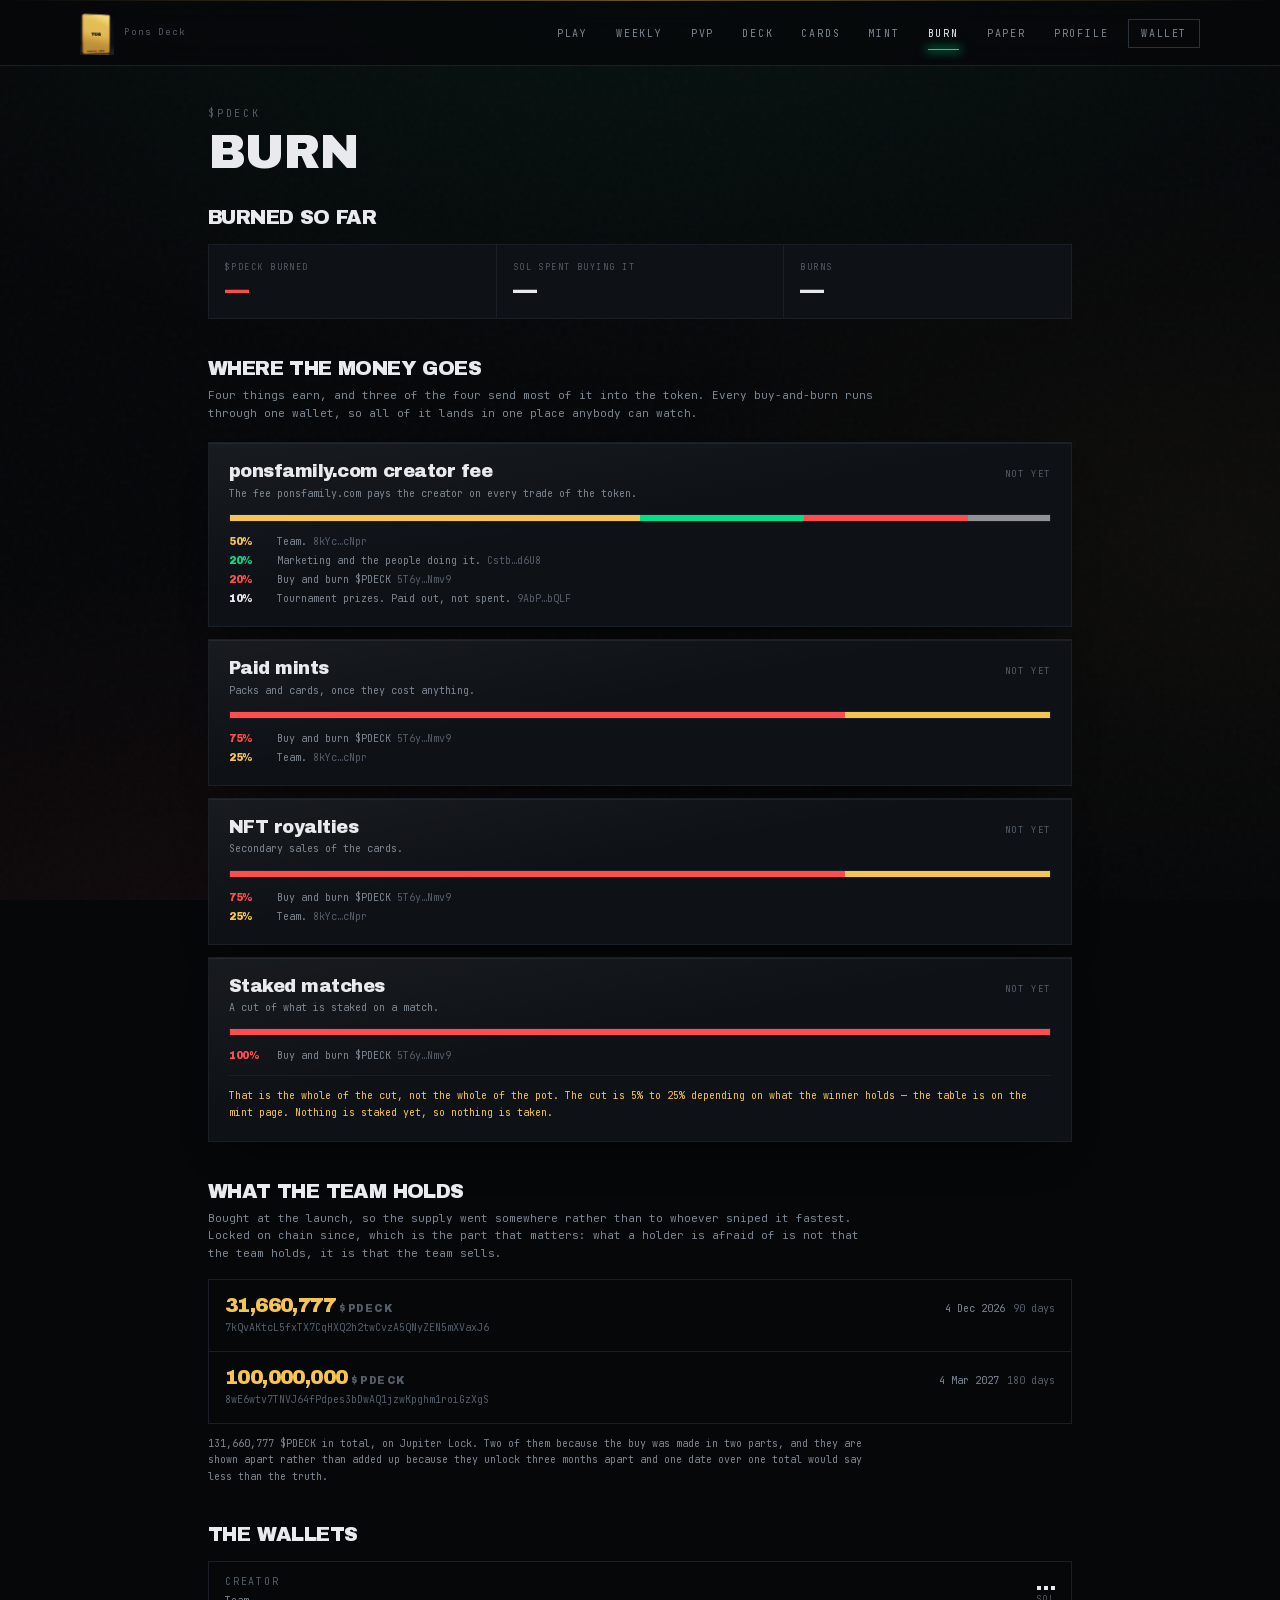
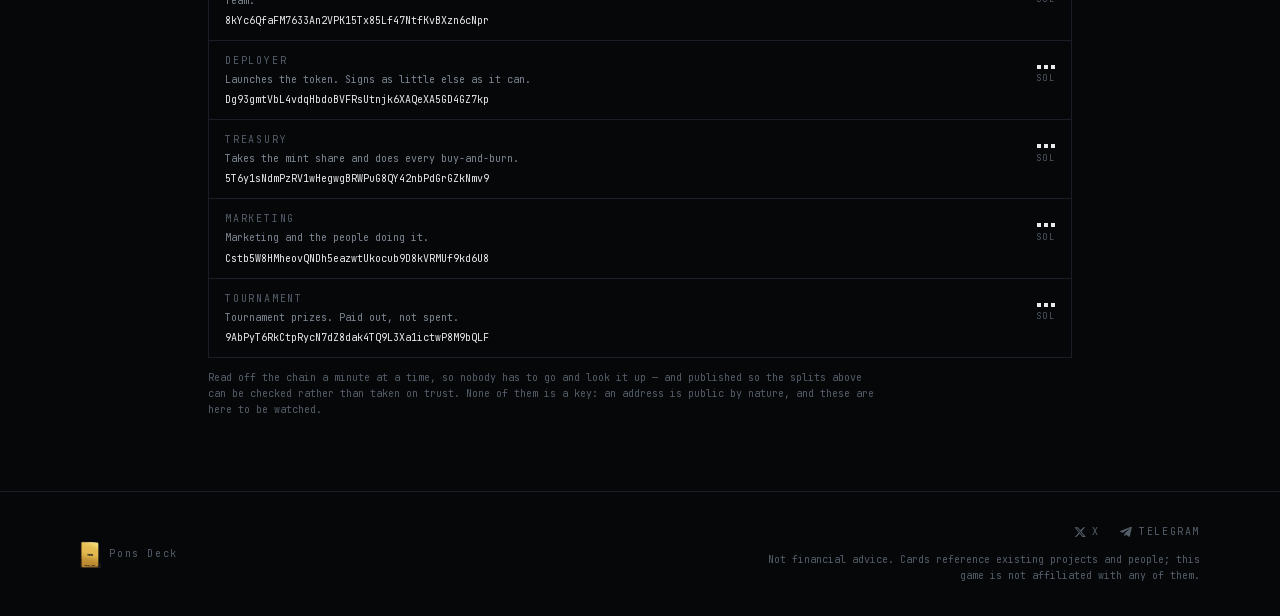
<file: burn/index.html>
<!DOCTYPE html><html lang="en" class="archivo_black_60aab6a7-module__a0io7q__variable jetbrains_mono_f8290d5a-module__2Nw1lG__variable"><head><meta charSet="utf-8"/><meta name="viewport" content="width=device-width, initial-scale=1"/><link rel="preload" href="/_next/static/media/5e4d537aaa9e154b-s.p.1ewykk74tw0il.woff2" as="font" crossorigin="" type="font/woff2"/><link rel="preload" href="/_next/static/media/70bc3e132a0a741e-s.p.3t6q91iet4nsy.woff2" as="font" crossorigin="" type="font/woff2"/><link rel="preload" as="image" href="/logo.png"/><link rel="stylesheet" href="/_next/static/chunks/2begq67orxpct.css" data-precedence="next"/><link rel="preload" as="script" fetchPriority="low" href="/_next/static/chunks/310vm2bl3xxpt.js"/><script src="/_next/static/chunks/0jkxkc_osfzug.js" async=""></script><script src="/_next/static/chunks/0e-ip9sko4zkx.js" async=""></script><script src="/_next/static/chunks/0u-e01_rjtvdc.js" async=""></script><script src="/_next/static/chunks/turbopack-1wwi3iga9u_0g.js" async=""></script><script src="/_next/static/chunks/06-hdz4_4t0p2.js" async="" crossorigin=""></script><script src="/_next/static/chunks/16tr2kew3rztw.js" async="" crossorigin=""></script><script src="/_next/static/chunks/1-u04g0y1rtwx.js" async="" crossorigin=""></script><script src="/_next/static/chunks/0h2qsuyze9ds1.js" async="" crossorigin=""></script><script src="/_next/static/chunks/3l5k18sm0k_-8.js" async="" crossorigin=""></script><title>Burn — Pons Deck</title><meta name="description" content="Where the money goes, and every $PDECK burned with it."/><meta property="og:title" content="Burn — Pons Deck"/><meta property="og:description" content="Where the money goes, and every $PDECK burned with it."/><meta property="og:image" content="https://Pons Deck.cards/opengraph-image.png?opengraph-image.3walmexu-iids.png"/><meta property="og:image:type" content="image/png"/><meta property="og:image:width" content="1200"/><meta property="og:image:height" content="630"/><meta property="og:image:alt" content="Pons Deck — six cards dealt out, market cap climbing to a mythic. Set 01, Robinhood Chain.
"/><meta name="twitter:card" content="summary_large_image"/><meta name="twitter:title" content="Burn — Pons Deck"/><meta name="twitter:description" content="Where the money goes, and every $PDECK burned with it."/><meta name="twitter:image" content="https://Pons Deck.cards/twitter-image.png?twitter-image.3walmexu-iids.png"/><meta name="twitter:image:alt" content="Pons Deck — six cards dealt out, market cap climbing to a mythic. Set 01, Robinhood Chain.
"/><meta name="twitter:image:type" content="image/png"/><meta name="twitter:image:width" content="1200"/><meta name="twitter:image:height" content="630"/><link rel="icon" href="/icon.png" sizes="64x64" type="image/png"/><link rel="apple-touch-icon" href="/apple-icon.png" sizes="180x180" type="image/png"/><meta name="next-size-adjust" content=""/><script src="/_next/static/chunks/0cz1d0mv5g_q7.js" noModule=""></script></head><body class="grid-lines flex min-h-screen flex-col"><div hidden=""><!--$--><!--/$--></div><header class="sticky top-0 z-50 border-b border-line bg-ground/70 backdrop-blur-xl"><div class="h-px w-full bg-gradient-to-r from-transparent via-gold/40 to-transparent"></div><nav class="mx-auto flex h-16 max-w-6xl items-center justify-between gap-4 px-4"><a class="group flex items-center gap-2.5" href="/"><img src="/logo.png" alt="TCG" class="h-9 w-auto mix-blend-screen sm:h-11" width="612" height="802"/><span class="hidden text-[9px] tracking-[0.22em] text-faint transition-colors group-hover:text-muted lg:inline">Pons Deck</span></a><div class="flex items-center gap-1"><div class="hidden items-center gap-1 md:flex"><a class="relative px-3 py-2 text-[10px] tracking-[0.18em] transition-colors text-muted hover:text-fg" href="/play">PLAY</a><a class="relative px-3 py-2 text-[10px] tracking-[0.18em] transition-colors text-muted hover:text-fg" href="/tournament">WEEKLY</a><a class="relative px-3 py-2 text-[10px] tracking-[0.18em] transition-colors text-muted hover:text-fg" href="/pvp">PVP</a><a class="relative px-3 py-2 text-[10px] tracking-[0.18em] transition-colors text-muted hover:text-fg" href="/deck">DECK</a><a class="relative px-3 py-2 text-[10px] tracking-[0.18em] transition-colors text-muted hover:text-fg" href="/cards">CARDS</a><a class="relative px-3 py-2 text-[10px] tracking-[0.18em] transition-colors text-muted hover:text-fg" href="/mint">MINT</a><a class="relative px-3 py-2 text-[10px] tracking-[0.18em] transition-colors text-fg" href="/burn">BURN<span class="absolute inset-x-3 -bottom-px h-px bg-pump shadow-[0_0_10px_2px_rgba(0,224,138,0.5)]"></span></a><a class="relative px-3 py-2 text-[10px] tracking-[0.18em] transition-colors text-muted hover:text-fg" href="/trenchpaper">PAPER</a><a class="relative px-3 py-2 text-[10px] tracking-[0.18em] transition-colors text-muted hover:text-fg" href="/profile">PROFILE</a></div><button type="button" aria-expanded="false" aria-label="Open the menu" class="border border-line-strong px-2.5 py-1.5 text-[13px] leading-none text-muted transition-colors hover:border-fg hover:text-fg md:hidden">☰</button><div class="relative ml-1"><button type="button" class="border border-line-strong px-3 py-1.5 text-[10px] tracking-[0.16em] text-muted transition-colors hover:border-pump hover:text-pump">WALLET</button></div></div></nav></header><main class="flex-1"><div class="mx-auto max-w-4xl px-4 py-10"><header class="mb-8"><p class="text-[10px] tracking-[0.28em] text-faint">$PDECK</p><h1 class="display mt-2 text-4xl sm:text-5xl">BURN</h1></header><div class="space-y-10"><section><h2 class="display text-xl">BURNED SO FAR</h2><dl class="mt-4 grid gap-px border border-line bg-line sm:grid-cols-3"><div class="bg-panel px-4 py-4"><dt class="text-[8px] tracking-[0.18em] text-faint">$PDECK BURNED</dt><dd class="display mt-1.5 text-2xl tabular-nums text-dump">—</dd></div><div class="bg-panel px-4 py-4"><dt class="text-[8px] tracking-[0.18em] text-faint">SOL SPENT BUYING IT</dt><dd class="display mt-1.5 text-2xl tabular-nums">—</dd></div><div class="bg-panel px-4 py-4"><dt class="text-[8px] tracking-[0.18em] text-faint">BURNS</dt><dd class="display mt-1.5 text-2xl tabular-nums">—</dd></div></dl></section><section><h2 class="display text-xl">WHERE THE MONEY GOES</h2><p class="mt-2 max-w-2xl text-[11px] leading-relaxed text-muted">Four things earn, and three of the four send most of it into the token. Every buy-and-burn runs through one wallet, so all of it lands in one place anybody can watch.</p><div class="mt-5 space-y-3"><div class="panel border border-line p-5"><div class="flex flex-wrap items-baseline justify-between gap-2"><p class="display text-lg">ponsfamily.com creator fee</p><span class="text-[9px] tracking-[0.18em] text-faint">NOT YET</span></div><p class="mt-1 text-[10px] leading-relaxed text-muted">The fee ponsfamily.com pays the creator on every trade of the token.</p><div class="mt-3 flex h-2 w-full overflow-hidden border border-line"><div style="width:50%" class="bg-gold"></div><div style="width:20%" class="bg-pump"></div><div style="width:20%" class="bg-dump"></div><div style="width:10%" class="bg-fg/60"></div></div><dl class="mt-3 space-y-1"><div class="flex flex-wrap items-baseline gap-2 text-[10px]"><dt class="display w-10 shrink-0 tabular-nums text-gold">50<!-- -->%</dt><dd class="min-w-0 flex-1 text-muted">Team.<!-- --> <a href="https://solscan.io/account/8kYc6QfaFM7633An2VPK15Tx85Lf47NtfKvBXzn6cNpr" target="_blank" rel="noopener noreferrer" class="font-mono text-faint hover:text-fg">8kYc…cNpr</a></dd></div><div class="flex flex-wrap items-baseline gap-2 text-[10px]"><dt class="display w-10 shrink-0 tabular-nums text-pump">20<!-- -->%</dt><dd class="min-w-0 flex-1 text-muted">Marketing and the people doing it.<!-- --> <a href="https://solscan.io/account/Cstb5W8HMheovQNDh5eazwtUkocub9D8kVRMUf9kd6U8" target="_blank" rel="noopener noreferrer" class="font-mono text-faint hover:text-fg">Cstb…d6U8</a></dd></div><div class="flex flex-wrap items-baseline gap-2 text-[10px]"><dt class="display w-10 shrink-0 tabular-nums text-dump">20<!-- -->%</dt><dd class="min-w-0 flex-1 text-muted">Buy and burn $PDECK<!-- --> <a href="https://solscan.io/account/5T6y1sNdmPzRV1wHegwgBRWPuG8QY42nbPdGrGZkNmv9" target="_blank" rel="noopener noreferrer" class="font-mono text-faint hover:text-fg">5T6y…Nmv9</a></dd></div><div class="flex flex-wrap items-baseline gap-2 text-[10px]"><dt class="display w-10 shrink-0 tabular-nums text-fg">10<!-- -->%</dt><dd class="min-w-0 flex-1 text-muted">Tournament prizes. Paid out, not spent.<!-- --> <a href="https://solscan.io/account/9AbPyT6RkCtpRycN7dZ8dak4TQ9L3Xa1ictwP8M9bQLF" target="_blank" rel="noopener noreferrer" class="font-mono text-faint hover:text-fg">9AbP…bQLF</a></dd></div></dl></div><div class="panel border border-line p-5"><div class="flex flex-wrap items-baseline justify-between gap-2"><p class="display text-lg">Paid mints</p><span class="text-[9px] tracking-[0.18em] text-faint">NOT YET</span></div><p class="mt-1 text-[10px] leading-relaxed text-muted">Packs and cards, once they cost anything.</p><div class="mt-3 flex h-2 w-full overflow-hidden border border-line"><div style="width:75%" class="bg-dump"></div><div style="width:25%" class="bg-gold"></div></div><dl class="mt-3 space-y-1"><div class="flex flex-wrap items-baseline gap-2 text-[10px]"><dt class="display w-10 shrink-0 tabular-nums text-dump">75<!-- -->%</dt><dd class="min-w-0 flex-1 text-muted">Buy and burn $PDECK<!-- --> <a href="https://solscan.io/account/5T6y1sNdmPzRV1wHegwgBRWPuG8QY42nbPdGrGZkNmv9" target="_blank" rel="noopener noreferrer" class="font-mono text-faint hover:text-fg">5T6y…Nmv9</a></dd></div><div class="flex flex-wrap items-baseline gap-2 text-[10px]"><dt class="display w-10 shrink-0 tabular-nums text-gold">25<!-- -->%</dt><dd class="min-w-0 flex-1 text-muted">Team.<!-- --> <a href="https://solscan.io/account/8kYc6QfaFM7633An2VPK15Tx85Lf47NtfKvBXzn6cNpr" target="_blank" rel="noopener noreferrer" class="font-mono text-faint hover:text-fg">8kYc…cNpr</a></dd></div></dl></div><div class="panel border border-line p-5"><div class="flex flex-wrap items-baseline justify-between gap-2"><p class="display text-lg">NFT royalties</p><span class="text-[9px] tracking-[0.18em] text-faint">NOT YET</span></div><p class="mt-1 text-[10px] leading-relaxed text-muted">Secondary sales of the cards.</p><div class="mt-3 flex h-2 w-full overflow-hidden border border-line"><div style="width:75%" class="bg-dump"></div><div style="width:25%" class="bg-gold"></div></div><dl class="mt-3 space-y-1"><div class="flex flex-wrap items-baseline gap-2 text-[10px]"><dt class="display w-10 shrink-0 tabular-nums text-dump">75<!-- -->%</dt><dd class="min-w-0 flex-1 text-muted">Buy and burn $PDECK<!-- --> <a href="https://solscan.io/account/5T6y1sNdmPzRV1wHegwgBRWPuG8QY42nbPdGrGZkNmv9" target="_blank" rel="noopener noreferrer" class="font-mono text-faint hover:text-fg">5T6y…Nmv9</a></dd></div><div class="flex flex-wrap items-baseline gap-2 text-[10px]"><dt class="display w-10 shrink-0 tabular-nums text-gold">25<!-- -->%</dt><dd class="min-w-0 flex-1 text-muted">Team.<!-- --> <a href="https://solscan.io/account/8kYc6QfaFM7633An2VPK15Tx85Lf47NtfKvBXzn6cNpr" target="_blank" rel="noopener noreferrer" class="font-mono text-faint hover:text-fg">8kYc…cNpr</a></dd></div></dl></div><div class="panel border border-line p-5"><div class="flex flex-wrap items-baseline justify-between gap-2"><p class="display text-lg">Staked matches</p><span class="text-[9px] tracking-[0.18em] text-faint">NOT YET</span></div><p class="mt-1 text-[10px] leading-relaxed text-muted">A cut of what is staked on a match.</p><div class="mt-3 flex h-2 w-full overflow-hidden border border-line"><div style="width:100%" class="bg-dump"></div></div><dl class="mt-3 space-y-1"><div class="flex flex-wrap items-baseline gap-2 text-[10px]"><dt class="display w-10 shrink-0 tabular-nums text-dump">100<!-- -->%</dt><dd class="min-w-0 flex-1 text-muted">Buy and burn $PDECK<!-- --> <a href="https://solscan.io/account/5T6y1sNdmPzRV1wHegwgBRWPuG8QY42nbPdGrGZkNmv9" target="_blank" rel="noopener noreferrer" class="font-mono text-faint hover:text-fg">5T6y…Nmv9</a></dd></div></dl><p class="mt-3 border-t border-line pt-3 text-[10px] leading-relaxed text-gold">That is the whole of the cut, not the whole of the pot. The cut is 5% to 25% depending on what the winner holds — the table is on the mint page. Nothing is staked yet, so nothing is taken.</p></div></div></section><section><h2 class="display text-xl">WHAT THE TEAM HOLDS</h2><p class="mt-2 max-w-2xl text-[11px] leading-relaxed text-muted">Bought at the launch, so the supply went somewhere rather than to whoever sniped it fastest. Locked on chain since, which is the part that matters: what a holder is afraid of is not that the team holds, it is that the team sells.</p><dl class="mt-4 divide-y divide-line border border-line"><div class="px-4 py-4"><div class="flex flex-wrap items-baseline justify-between gap-3"><dt class="display text-xl tabular-nums text-gold">31,660,777<span class="ml-1 text-[10px] tracking-[0.16em] text-faint">$PDECK</span></dt><dd class="text-[10px] tabular-nums text-muted">4 Dec 2026<span class="ml-2 text-faint">90 days</span></dd></div><a href="https://lock.jup.ag/escrow/7kQvAKtcL5fxTX7CqHXQ2h2twCvzA5QNyZEN5mXVaxJ6" target="_blank" rel="noopener noreferrer" class="mt-1 block font-mono text-[10px] break-all text-faint hover:text-fg">7kQvAKtcL5fxTX7CqHXQ2h2twCvzA5QNyZEN5mXVaxJ6</a></div><div class="px-4 py-4"><div class="flex flex-wrap items-baseline justify-between gap-3"><dt class="display text-xl tabular-nums text-gold">100,000,000<span class="ml-1 text-[10px] tracking-[0.16em] text-faint">$PDECK</span></dt><dd class="text-[10px] tabular-nums text-muted">4 Mar 2027<span class="ml-2 text-faint">180 days</span></dd></div><a href="https://lock.jup.ag/escrow/8wE6wtv7TNVJ64fPdpes3bDwAQ1jzwKpghm1roiGzXgS" target="_blank" rel="noopener noreferrer" class="mt-1 block font-mono text-[10px] break-all text-faint hover:text-fg">8wE6wtv7TNVJ64fPdpes3bDwAQ1jzwKpghm1roiGzXgS</a></div></dl><p class="mt-3 max-w-2xl text-[10px] leading-relaxed text-muted">131,660,777<!-- --> $PDECK in total, on Jupiter Lock. Two of them because the buy was made in two parts, and they are shown apart rather than added up because they unlock three months apart and one date over one total would say less than the truth.</p></section><section><h2 class="display text-xl">THE WALLETS</h2><dl class="mt-4 divide-y divide-line border border-line"><div class="flex flex-wrap items-start justify-between gap-3 px-4 py-3"><div class="min-w-0"><dt class="text-[10px] tracking-[0.18em] text-faint">CREATOR</dt><dd class="mt-1 text-[10px] leading-relaxed text-muted">Team.</dd><a href="https://solscan.io/account/8kYc6QfaFM7633An2VPK15Tx85Lf47NtfKvBXzn6cNpr" target="_blank" rel="noopener noreferrer" class="mt-1 block font-mono text-[10px] break-all text-fg hover:text-pump">8kYc6QfaFM7633An2VPK15Tx85Lf47NtfKvBXzn6cNpr</a></div><span class="shrink-0 text-right"><span class="display block text-xl tabular-nums">…</span><span class="block text-[8px] tracking-[0.18em] text-faint">SOL</span></span></div><div class="flex flex-wrap items-start justify-between gap-3 px-4 py-3"><div class="min-w-0"><dt class="text-[10px] tracking-[0.18em] text-faint">DEPLOYER</dt><dd class="mt-1 text-[10px] leading-relaxed text-muted">Launches the token. Signs as little else as it can.</dd><a href="https://solscan.io/account/Dg93gmtVbL4vdqHbdoBVFRsUtnjk6XAQeXA5GD4GZ7kp" target="_blank" rel="noopener noreferrer" class="mt-1 block font-mono text-[10px] break-all text-fg hover:text-pump">Dg93gmtVbL4vdqHbdoBVFRsUtnjk6XAQeXA5GD4GZ7kp</a></div><span class="shrink-0 text-right"><span class="display block text-xl tabular-nums">…</span><span class="block text-[8px] tracking-[0.18em] text-faint">SOL</span></span></div><div class="flex flex-wrap items-start justify-between gap-3 px-4 py-3"><div class="min-w-0"><dt class="text-[10px] tracking-[0.18em] text-faint">TREASURY</dt><dd class="mt-1 text-[10px] leading-relaxed text-muted">Takes the mint share and does every buy-and-burn.</dd><a href="https://solscan.io/account/5T6y1sNdmPzRV1wHegwgBRWPuG8QY42nbPdGrGZkNmv9" target="_blank" rel="noopener noreferrer" class="mt-1 block font-mono text-[10px] break-all text-fg hover:text-pump">5T6y1sNdmPzRV1wHegwgBRWPuG8QY42nbPdGrGZkNmv9</a></div><span class="shrink-0 text-right"><span class="display block text-xl tabular-nums">…</span><span class="block text-[8px] tracking-[0.18em] text-faint">SOL</span></span></div><div class="flex flex-wrap items-start justify-between gap-3 px-4 py-3"><div class="min-w-0"><dt class="text-[10px] tracking-[0.18em] text-faint">MARKETING</dt><dd class="mt-1 text-[10px] leading-relaxed text-muted">Marketing and the people doing it.</dd><a href="https://solscan.io/account/Cstb5W8HMheovQNDh5eazwtUkocub9D8kVRMUf9kd6U8" target="_blank" rel="noopener noreferrer" class="mt-1 block font-mono text-[10px] break-all text-fg hover:text-pump">Cstb5W8HMheovQNDh5eazwtUkocub9D8kVRMUf9kd6U8</a></div><span class="shrink-0 text-right"><span class="display block text-xl tabular-nums">…</span><span class="block text-[8px] tracking-[0.18em] text-faint">SOL</span></span></div><div class="flex flex-wrap items-start justify-between gap-3 px-4 py-3"><div class="min-w-0"><dt class="text-[10px] tracking-[0.18em] text-faint">TOURNAMENT</dt><dd class="mt-1 text-[10px] leading-relaxed text-muted">Tournament prizes. Paid out, not spent.</dd><a href="https://solscan.io/account/9AbPyT6RkCtpRycN7dZ8dak4TQ9L3Xa1ictwP8M9bQLF" target="_blank" rel="noopener noreferrer" class="mt-1 block font-mono text-[10px] break-all text-fg hover:text-pump">9AbPyT6RkCtpRycN7dZ8dak4TQ9L3Xa1ictwP8M9bQLF</a></div><span class="shrink-0 text-right"><span class="display block text-xl tabular-nums">…</span><span class="block text-[8px] tracking-[0.18em] text-faint">SOL</span></span></div></dl><p class="mt-3 max-w-2xl text-[10px] leading-relaxed text-faint">Read off the chain a minute at a time, so nobody has to go and look it up — and published so the splits above can be checked rather than taken on trust. None of them is a key: an address is public by nature, and these are here to be watched.</p></section></div></div><!--$--><!--/$--></main><footer class="mt-8 border-t border-line"><div class="mx-auto flex max-w-6xl flex-col gap-3 px-4 py-8 text-[10px] leading-relaxed text-faint sm:flex-row sm:items-center sm:justify-between"><p class="tracking-[0.16em]"><img src="/logo.png" alt="TCG" class="inline-block h-7 w-auto align-middle mix-blend-screen" width="612" height="802"/><span class="ml-2 align-middle">Pons Deck</span></p><div class="flex flex-col gap-3 sm:items-end"><span class="flex items-center gap-5"><a href="https://x.com/Pons Deckcards" target="_blank" rel="noopener noreferrer" title="@Pons Deckcards" class="inline-flex items-center gap-1.5 tracking-[0.16em] transition-colors hover:text-pump"><svg viewBox="0 0 24 24" aria-hidden="true" class="h-3 w-3 shrink-0 fill-current"><path d="M18.9 2.3h3.4l-7.5 8.5L23.6 22h-6.9l-5.4-7-6.2 7H1.7l8-9.1L.9 2.3h7l4.9 6.4zm-1.2 17.6h1.9L7.1 4.3H5z"></path></svg>X</a><a href="https://t.me/Pons Deckcards" target="_blank" rel="noopener noreferrer" class="inline-flex items-center gap-1.5 tracking-[0.16em] transition-colors hover:text-pump"><svg viewBox="0 0 24 24" aria-hidden="true" class="h-3.5 w-3.5 shrink-0 fill-current"><path d="M21.9 4.3 18.7 19.4c-.2 1-.9 1.3-1.7.8l-4.7-3.5-2.3 2.2c-.3.3-.5.5-1 .5l.4-5 9.1-8.2c.4-.4-.1-.6-.6-.2L6.6 13.1 1.9 11.6c-1-.3-1-1 .2-1.5l18.5-7.1c.9-.3 1.6.2 1.3 1.3z"></path></svg>TELEGRAM</a></span><p class="max-w-md sm:text-right">Not financial advice. Cards reference existing projects and people; this game is not affiliated with any of them.</p></div></div></footer><script src="/_next/static/chunks/310vm2bl3xxpt.js" id="_R_" async=""></script><script>(self.__next_f=self.__next_f||[]).push([0])</script><script>self.__next_f.push([1,"1:\"$Sreact.fragment\"\n2:I[5207,[\"/_next/static/chunks/06-hdz4_4t0p2.js\",\"/_next/static/chunks/16tr2kew3rztw.js\",\"/_next/static/chunks/1-u04g0y1rtwx.js\"],\"CopycatWarning\"]\n3:I[42724,[\"/_next/static/chunks/06-hdz4_4t0p2.js\",\"/_next/static/chunks/16tr2kew3rztw.js\",\"/_next/static/chunks/1-u04g0y1rtwx.js\"],\"Nav\"]\n4:I[1586,[\"/_next/static/chunks/06-hdz4_4t0p2.js\",\"/_next/static/chunks/16tr2kew3rztw.js\",\"/_next/static/chunks/1-u04g0y1rtwx.js\"],\"RefCatcher\"]\n5:I[39756,[\"/_next/static/chunks/0h2qsuyze9ds1.js\"],\"default\"]\n6:I[37457,[\"/_next/static/chunks/0h2qsuyze9ds1.js\"],\"default\"]\n7:I[56691,[\"/_next/static/chunks/06-hdz4_4t0p2.js\",\"/_next/static/chunks/16tr2kew3rztw.js\",\"/_next/static/chunks/1-u04g0y1rtwx.js\"],\"Footer\"]\n8:I[85665,[\"/_next/static/chunks/06-hdz4_4t0p2.js\",\"/_next/static/chunks/16tr2kew3rztw.js\",\"/_next/static/chunks/1-u04g0y1rtwx.js\",\"/_next/static/chunks/3l5k18sm0k_-8.js\"],\"Burn\"]\n9:I[97367,[\"/_next/static/chunks/0h2qsuyze9ds1.js\"],\"OutletBoundary\"]\na:\"$Sreact.suspense\"\nd:I[97367,[\"/_next/static/chunks/0h2qsuyze9ds1.js\"],\"ViewportBoundary\"]\nf:I[97367,[\"/_next/static/chunks/0h2qsuyze9ds1.js\"],\"MetadataBoundary\"]\n11:I[68027,[\"/_next/static/chunks/06-hdz4_4t0p2.js\",\"/_next/static/chunks/16tr2kew3rztw.js\",\"/_next/static/chunks/1-u04g0y1rtwx.js\"],\"default\",1]\n:HL[\"/_next/static/chunks/2begq67orxpct.css\",\"style\"]\n:HL[\"/_next/static/media/5e4d537aaa9e154b-s.p.1ewykk74tw0il.woff2\",\"font\",{\"crossOrigin\":\"\",\"type\":\"font/woff2\"}]\n:HL[\"/_next/static/media/70bc3e132a0a741e-s.p.3t6q91iet4nsy.woff2\",\"font\",{\"crossOrigin\":\"\",\"type\":\"font/woff2\"}]\nc:X\n0:{\"P\":null,\"c\":[\"\",\"burn\"],\"q\":\"\",\"i\":false,\"f\":[[[\"\",{\"children\":[\"burn\",{\"children\":[\"__PAGE__\",{},\"$undefined\",\"$undefined\",4608]},\"$undefined\",\"$undefined\",4608]},\"$undefined\",\"$undefined\",4624],[[\"$\",\"$1\",\"c\",{\"children\":[[[\"$\",\"link\",\"0\",{\"rel\":\"stylesheet\",\"href\":\"/_next/static/chunks/2begq67orxpct.css\",\"precedence\":\"next\",\"crossOrigin\":\"$undefined\",\"nonce\":\"$undefined\"}],[\"$\",\"script\",\"script-0\",{\"src\":\"/_next/static/chunks/06-hdz4_4t0p2.js\",\"async\":true,\"nonce\":\"$undefined\"}],[\"$\",\"script\",\"script-1\",{\"src\":\"/_next/static/chunks/16tr2kew3rztw.js\",\"async\":true,\"nonce\":\"$undefined\"}],[\"$\",\"script\",\"script-2\",{\"src\":\"/_next/static/chunks/1-u04g0y1rtwx.js\",\"async\":true,\"nonce\":\"$undefined\"}]],[\"$\",\"html\",null,{\"lang\":\"en\",\"className\":\"archivo_black_60aab6a7-module__a0io7q__variable jetbrains_mono_f8290d5a-module__2Nw1lG__variable\",\"children\":[\"$\",\"body\",null,{\"className\":\"grid-lines flex min-h-screen flex-col\",\"children\":[[\"$\",\"$L2\",null,{}],[\"$\",\"$L3\",null,{}],[\"$\",\"$L4\",null,{}],[\"$\",\"main\",null,{\"className\":\"flex-1\",\"children\":[\"$\",\"$L5\",null,{\"parallelRouterKey\":\"children\",\"error\":\"$undefined\",\"errorStyles\":\"$undefined\",\"errorScripts\":\"$undefined\",\"template\":[\"$\",\"$L6\",null,{}],\"templateStyles\":\"$undefined\",\"templateScripts\":\"$undefined\",\"notFound\":[[[\"$\",\"title\",null,{\"children\":\"404: This page could not be found.\"}],[\"$\",\"div\",null,{\"style\":{\"fontFamily\":\"system-ui,\\\"Segoe UI\\\",Roboto,Helvetica,Arial,sans-serif,\\\"Apple Color Emoji\\\",\\\"Segoe UI Emoji\\\"\",\"height\":\"100vh\",\"textAlign\":\"center\",\"display\":\"flex\",\"flexDirection\":\"column\",\"alignItems\":\"center\",\"justifyContent\":\"center\"},\"children\":[\"$\",\"div\",null,{\"children\":[[\"$\",\"style\",null,{\"dangerouslySetInnerHTML\":{\"__html\":\"body{color:#000;background:#fff;margin:0}.next-error-h1{border-right:1px solid rgba(0,0,0,.3)}@media (prefers-color-scheme:dark){body{color:#fff;background:#000}.next-error-h1{border-right:1px solid rgba(255,255,255,.3)}}\"}}],[\"$\",\"h1\",null,{\"className\":\"next-error-h1\",\"style\":{\"display\":\"inline-block\",\"margin\":\"0 20px 0 0\",\"padding\":\"0 23px 0 0\",\"fontSize\":24,\"fontWeight\":500,\"verticalAlign\":\"top\",\"lineHeight\":\"49px\"},\"children\":404}],[\"$\",\"div\",null,{\"style\":{\"display\":\"inline-block\"},\"children\":[\"$\",\"h2\",null,{\"style\":{\"fontSize\":14,\"fontWeight\":400,\"lineHeight\":\"49px\",\"margin\":0},\"children\":\"This page could not be found.\"}]}]]}]}]],[]],\"forbidden\":\"$undefined\",\"unauthorized\":\"$undefined\"}]}],[\"$\",\"$L7\",null,{}]]}]}]]}],{\"children\":[[\"$\",\"$1\",\"c\",{\"children\":[null,[\"$\",\"$L5\",null,{\"parallelRouterKey\":\"children\",\"error\":\"$undefined\",\"errorStyles\":\"$undefined\",\"errorScripts\":\"$undefined\",\"template\":[\"$\",\"$L6\",null,{}],\"templateStyles\":\"$undefined\",\"templateScripts\":\"$undefined\",\"notFound\":\"$undefined\",\"forbidden\":\"$undefined\",\"unauthorized\":\"$undefined\"}]]}],{\"children\":[[\"$\",\"$1\",\"c\",{\"children\":[[\"$\",\"div\",null,{\"className\":\"mx-auto max-w-4xl px-4 py-10\",\"children\":[[\"$\",\"header\",null,{\"className\":\"mb-8\",\"children\":[[\"$\",\"p\",null,{\"className\":\"text-[10px] tracking-[0.28em] text-faint\",\"children\":\"$$PDECK\"}],[\"$\",\"h1\",null,{\"className\":\"display mt-2 text-4xl sm:text-5xl\",\"children\":\"BURN\"}]]}],[\"$\",\"$L8\",null,{}]]}],[[\"$\",\"script\",\"script-0\",{\"src\":\"/_next/static/chunks/3l5k18sm0k_-8.js\",\"async\":true,\"nonce\":\"$undefined\"}]],[\"$\",\"$L9\",null,{\"children\":[\"$\",\"$a\",null,{\"name\":\"Next.MetadataOutlet\",\"children\":\"$@b\"}]}]]}],{},null,false,null]},null,false,\"$c\"]},null,false,null],[\"$\",\"$1\",\"h\",{\"children\":[null,[\"$\",\"$Ld\",null,{\"children\":\"$Le\"}],[\"$\",\"div\",null,{\"hidden\":true,\"children\":[\"$\",\"$Lf\",null,{\"children\":[\"$\",\"$a\",null,{\"name\":\"Next.Metadata\",\"children\":\"$L10\"}]}]}],[\"$\",\"meta\",null,{\"name\":\"next-size-adjust\",\"content\":\"\"}]]}],false]],\"m\":\"$undefined\",\"G\":[\"$11\",[[\"$\",\"link\",\"0\",{\"rel\":\"stylesheet\",\"href\":\"/_next/static/chunks/2begq67orxpct.css\",\"precedence\":\"next\",\"crossOrigin\":\"$undefined\",\"nonce\":\"$undefined\"}]]],\"S\":true,\"h\":null,\"r\":\"$undefined\",\"s\":\"$undefined\",\"a\":\"$undefined\",\"l\":\"$undefined\",\"p\":\"$undefined\",\"d\":\"$undefined\",\"b\":\"Y2ON2FE_qGMHmkNe8Q0mJ\"}\nc:C\ne:[[\"$\",\"meta\",\"0\",{\"charSet\":\"utf-8\"}],[\"$\",\"meta\",\"1\",{\"name\":\"viewport\",\"content\":\"width=device-width, initial-scale=1\"}]]\n12:I[27201,[\"/_next/static/chunks/0h2qsuyze9ds1.js\"],\"IconMark\"]\nb:null\n10:[[\"$\",\"title\",\"0\",{\"children\":\"Burn — Pons Deck\"}],[\"$\",\"meta\",\"1\",{\"name\":\"description\",\"content\":\"Where the money goes, and every $PDECK burned with it.\"}],[\"$\",\"meta\",\"2\",{\"property\":\"og:title\",\"content\":\"Burn — Pons Deck\"}],[\"$\",\"meta\",\"3\",{\"property\":\"og:description\",\"content\":\"Where the money goes, and every $PDECK burned with it.\"}],[\"$\",\"meta\",\"4\",{\"property\":\"og:image\",\"content\":\"https://Pons Deck.cards/opengraph-image.png?opengraph-image.3walmexu-iids.png\"}],[\"$\",\"meta\",\"5\",{\"property\":\"og:image:type\",\"content\":\"image/png\"}],[\"$\",\"meta\",\"6\",{\"property\":\"og:image:width\",\"content\":\"1200\"}],[\"$\",\"meta\",\"7\",{\"property\":\"og:image:height\",\"content\":\"630\"}],[\"$\",\"meta\",\"8\",{\"property\":\"og:image:alt\",\"content\":\"Pons Deck — six cards dealt out, market cap climbing to a mythic. Set 01, Robinhood Chain.\\n\"}],[\"$\",\"meta\",\"9\",{\"name\":\"twitter:card\",\"content\":\"summary_large_image\"}],[\"$\",\"meta\",\"10\",{\"name\":\"twitter:title\",\"content\":\"Burn — Pons Deck\"}],[\"$\",\"meta\",\"11\",{\"name\":\"twitter:description\",\"content\":\"Where the money goes, and every $PDECK burned with it.\"}],[\"$\",\"meta\",\"12\",{\"name\":\"twitter:image\",\"content\":\"https://Pons Deck.cards/twitter-image.png?twitter-image.3walmexu-iids.png\"}],[\"$\",\"meta\",\"13\",{\"name\":\"twitter:image:alt\",\"content\":\"Pons Deck — six cards dealt out, market cap climbing to a mythic. Set 01, Robinhood Chain.\\n\"}],[\"$\",\"meta\",\"14\",{\"name\":\"twitter:image:type\",\"content\":\"image/png\"}],[\"$\",\"meta\",\"15\",{\"name\":\"twitter:image:width\",\"content\":\"1200\"}],[\"$\",\"meta\",\"16\",{\"name\":\"twitter:image:height\",\"content\":\"630\"}],[\"$\",\"link\",\"17\",{\"rel\":\"icon\",\"href\":\"/icon.png?icon.2hflj286_awwx.png\",\"sizes\":\"64x64\",\"type\":\"image/png\"}],[\"$\",\"link\",\"18\",{\"rel\":\"apple-touch-icon\",\"href\":\"/apple-icon.png?apple-icon.1ci7vnteb5_y4.png\",\"sizes\":\"180x180\",\"type\":\"image/png\"}],[\"$\",\"$L12\",\"19\",{}]]\n"])</script><script type="module" src="https://static.cloudflareinsights.com/beacon.min.js/v31edd6df95cf4e85bb4c19e7a9bdbcba1788362987495" integrity="sha512-iIg7k2xntmwu6/uSb5tpc/hySgZc4eoL31yB29W6tJFo2akwjPWcEqnCEdJvGexCL0KEQwVYv5BlowfhVz26hg==" data-cf-beacon='{"version":"2024.11.0","token":"6b0ae177c730424aac94011c05e49bcd","r":1,"spa":2}' crossorigin="anonymous"></script>
</body></html>
</file>
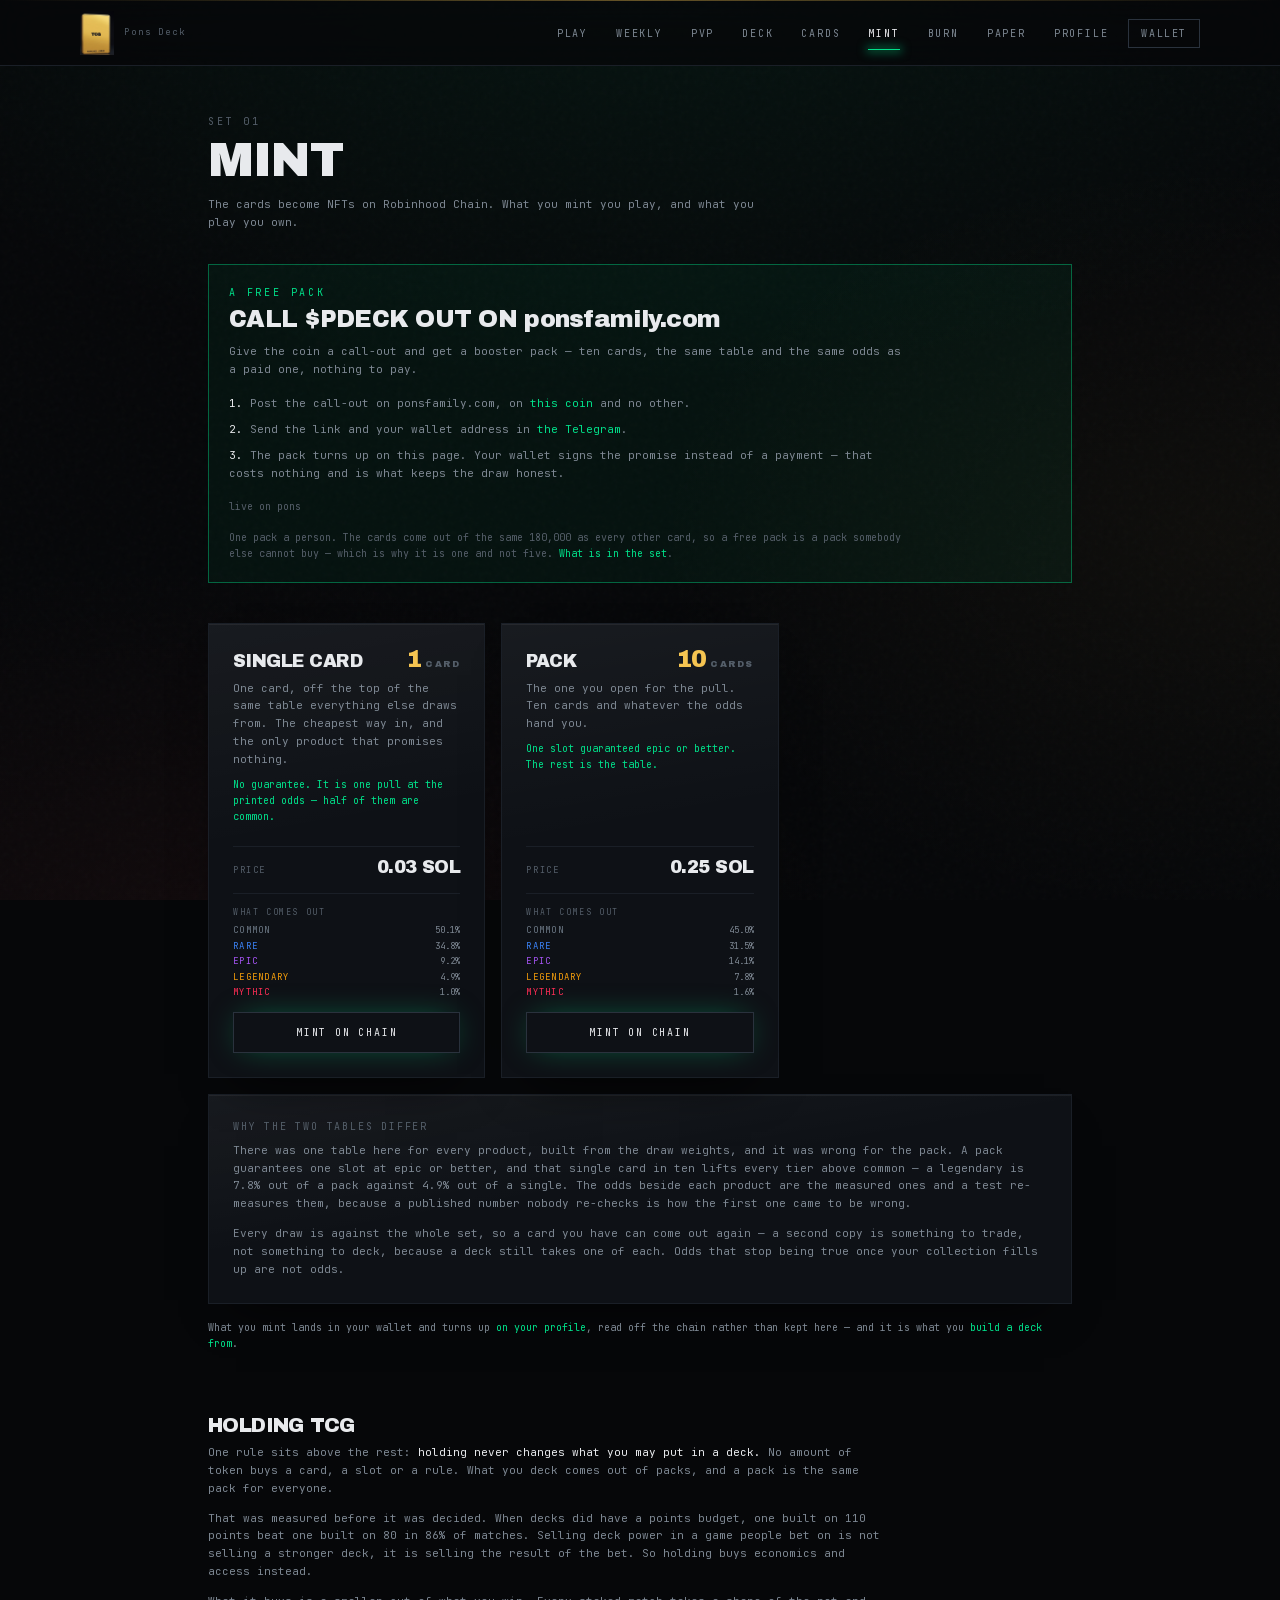
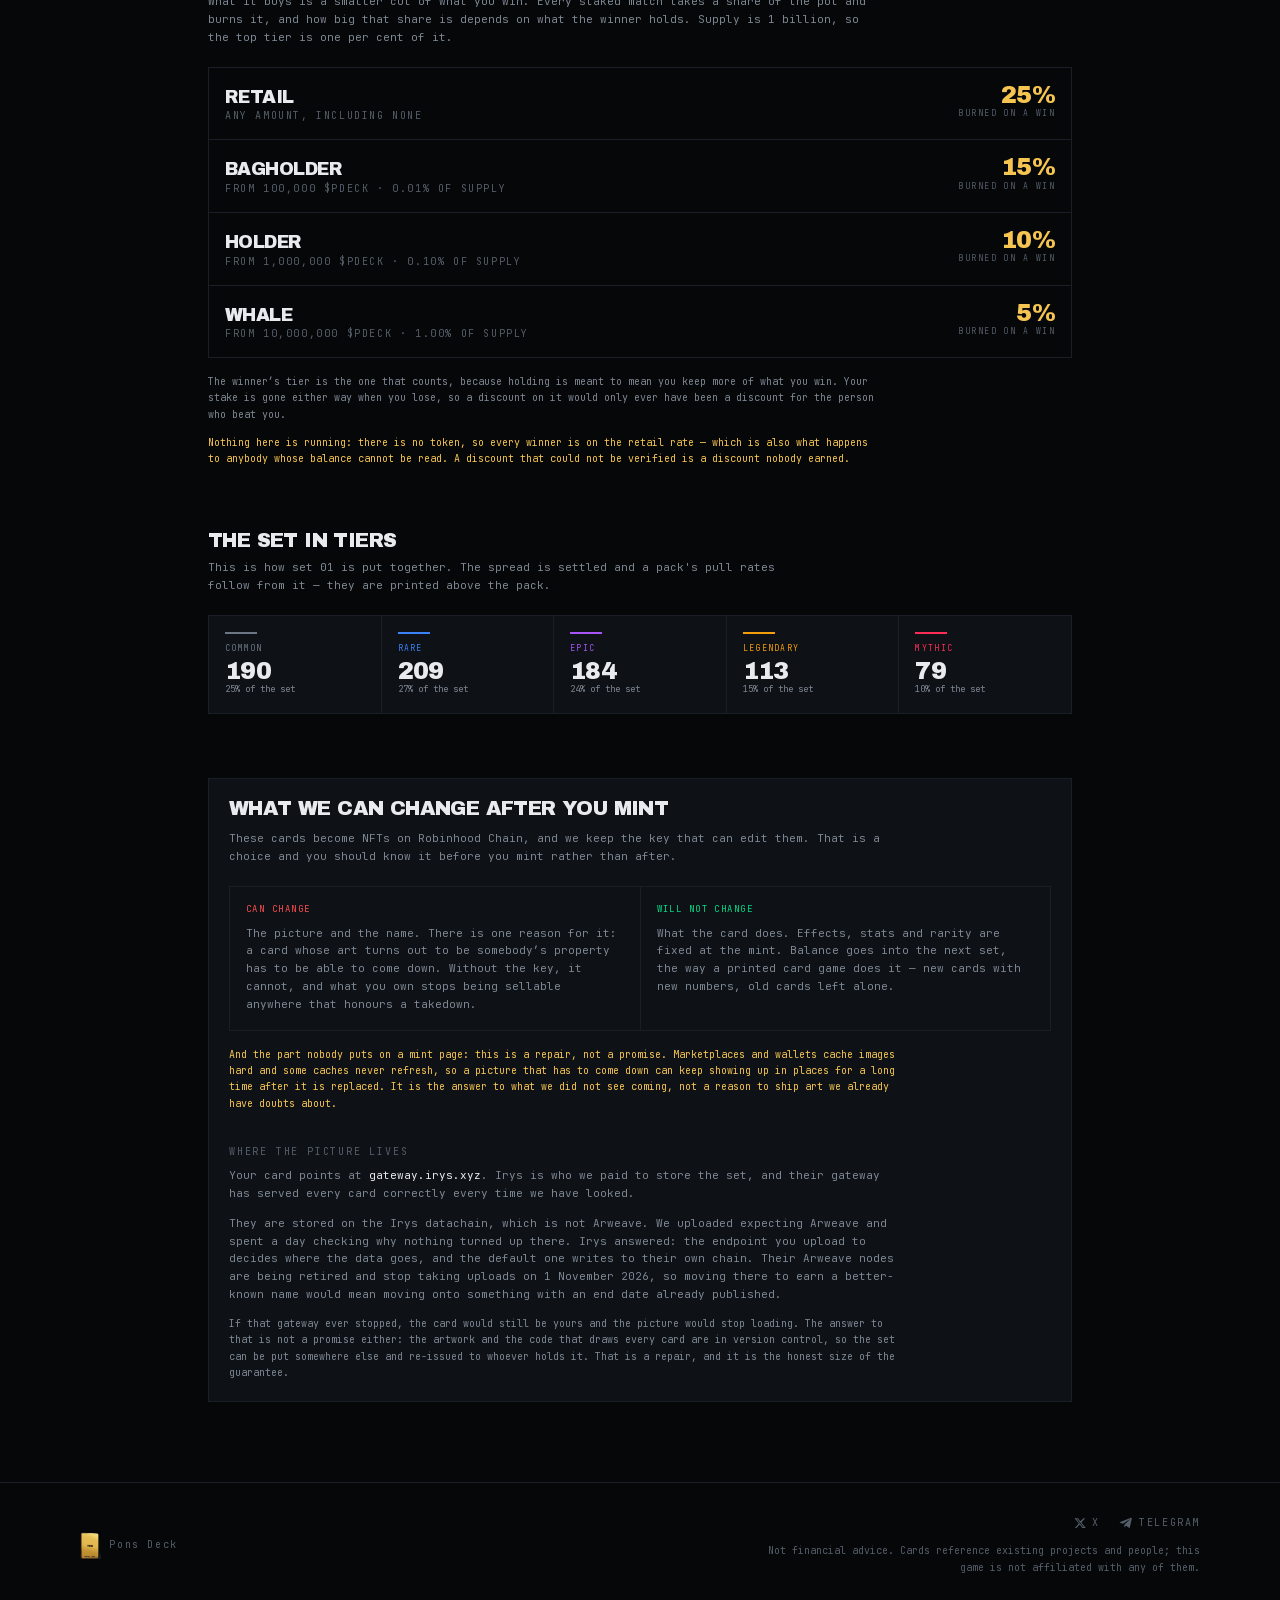
<file: mint/index.html>
<!DOCTYPE html><html lang="en" class="archivo_black_60aab6a7-module__a0io7q__variable jetbrains_mono_f8290d5a-module__2Nw1lG__variable"><head><meta charSet="utf-8"/><meta name="viewport" content="width=device-width, initial-scale=1"/><link rel="preload" href="/_next/static/media/5e4d537aaa9e154b-s.p.1ewykk74tw0il.woff2" as="font" crossorigin="" type="font/woff2"/><link rel="preload" href="/_next/static/media/70bc3e132a0a741e-s.p.3t6q91iet4nsy.woff2" as="font" crossorigin="" type="font/woff2"/><link rel="preload" as="image" href="/logo.png"/><link rel="stylesheet" href="/_next/static/chunks/2begq67orxpct.css" data-precedence="next"/><link rel="preload" as="script" fetchPriority="low" href="/_next/static/chunks/310vm2bl3xxpt.js"/><script src="/_next/static/chunks/0jkxkc_osfzug.js" async=""></script><script src="/_next/static/chunks/0e-ip9sko4zkx.js" async=""></script><script src="/_next/static/chunks/0u-e01_rjtvdc.js" async=""></script><script src="/_next/static/chunks/turbopack-1wwi3iga9u_0g.js" async=""></script><script src="/_next/static/chunks/06-hdz4_4t0p2.js" async="" crossorigin=""></script><script src="/_next/static/chunks/16tr2kew3rztw.js" async="" crossorigin=""></script><script src="/_next/static/chunks/1-u04g0y1rtwx.js" async="" crossorigin=""></script><script src="/_next/static/chunks/0h2qsuyze9ds1.js" async="" crossorigin=""></script><script src="/_next/static/chunks/1cgwl2m8jm4tq.js" async="" crossorigin=""></script><script src="/_next/static/chunks/0p_56z_xk38i0.js" async="" crossorigin=""></script><script src="/_next/static/chunks/1yvkxfcrn1ktq.js" async="" crossorigin=""></script><script src="/_next/static/chunks/2f808hu3yt2gu.js" async="" crossorigin=""></script><script src="/_next/static/chunks/2e9x5h-l4vsh5.js" async="" crossorigin=""></script><title>Mint — Pons Deck</title><meta name="description" content="The cards become NFTs on Robinhood Chain. Set 01 is 180,000 cards and it is open."/><meta property="og:title" content="Mint — Pons Deck"/><meta property="og:description" content="The cards become NFTs on Robinhood Chain. Set 01 is 180,000 cards and it is open."/><meta property="og:image" content="https://Pons Deck.cards/opengraph-image.png?opengraph-image.3walmexu-iids.png"/><meta property="og:image:type" content="image/png"/><meta property="og:image:width" content="1200"/><meta property="og:image:height" content="630"/><meta property="og:image:alt" content="Pons Deck — six cards dealt out, market cap climbing to a mythic. Set 01, Robinhood Chain.
"/><meta name="twitter:card" content="summary_large_image"/><meta name="twitter:title" content="Mint — Pons Deck"/><meta name="twitter:description" content="The cards become NFTs on Robinhood Chain. Set 01 is 180,000 cards and it is open."/><meta name="twitter:image" content="https://Pons Deck.cards/twitter-image.png?twitter-image.3walmexu-iids.png"/><meta name="twitter:image:alt" content="Pons Deck — six cards dealt out, market cap climbing to a mythic. Set 01, Robinhood Chain.
"/><meta name="twitter:image:type" content="image/png"/><meta name="twitter:image:width" content="1200"/><meta name="twitter:image:height" content="630"/><link rel="icon" href="/icon.png" sizes="64x64" type="image/png"/><link rel="apple-touch-icon" href="/apple-icon.png" sizes="180x180" type="image/png"/><meta name="next-size-adjust" content=""/><script src="/_next/static/chunks/0cz1d0mv5g_q7.js" noModule=""></script></head><body class="grid-lines flex min-h-screen flex-col"><div hidden=""><!--$--><!--/$--></div><header class="sticky top-0 z-50 border-b border-line bg-ground/70 backdrop-blur-xl"><div class="h-px w-full bg-gradient-to-r from-transparent via-gold/40 to-transparent"></div><nav class="mx-auto flex h-16 max-w-6xl items-center justify-between gap-4 px-4"><a class="group flex items-center gap-2.5" href="/"><img src="/logo.png" alt="TCG" class="h-9 w-auto mix-blend-screen sm:h-11" width="612" height="802"/><span class="hidden text-[9px] tracking-[0.22em] text-faint transition-colors group-hover:text-muted lg:inline">Pons Deck</span></a><div class="flex items-center gap-1"><div class="hidden items-center gap-1 md:flex"><a class="relative px-3 py-2 text-[10px] tracking-[0.18em] transition-colors text-muted hover:text-fg" href="/play">PLAY</a><a class="relative px-3 py-2 text-[10px] tracking-[0.18em] transition-colors text-muted hover:text-fg" href="/tournament">WEEKLY</a><a class="relative px-3 py-2 text-[10px] tracking-[0.18em] transition-colors text-muted hover:text-fg" href="/pvp">PVP</a><a class="relative px-3 py-2 text-[10px] tracking-[0.18em] transition-colors text-muted hover:text-fg" href="/deck">DECK</a><a class="relative px-3 py-2 text-[10px] tracking-[0.18em] transition-colors text-muted hover:text-fg" href="/cards">CARDS</a><a class="relative px-3 py-2 text-[10px] tracking-[0.18em] transition-colors text-fg" href="/mint">MINT<span class="absolute inset-x-3 -bottom-px h-px bg-pump shadow-[0_0_10px_2px_rgba(0,224,138,0.5)]"></span></a><a class="relative px-3 py-2 text-[10px] tracking-[0.18em] transition-colors text-muted hover:text-fg" href="/burn">BURN</a><a class="relative px-3 py-2 text-[10px] tracking-[0.18em] transition-colors text-muted hover:text-fg" href="/trenchpaper">PAPER</a><a class="relative px-3 py-2 text-[10px] tracking-[0.18em] transition-colors text-muted hover:text-fg" href="/profile">PROFILE</a></div><button type="button" aria-expanded="false" aria-label="Open the menu" class="border border-line-strong px-2.5 py-1.5 text-[13px] leading-none text-muted transition-colors hover:border-fg hover:text-fg md:hidden">☰</button><div class="relative ml-1"><button type="button" class="border border-line-strong px-3 py-1.5 text-[10px] tracking-[0.16em] text-muted transition-colors hover:border-pump hover:text-pump">WALLET</button></div></div></nav></header><main class="flex-1"><div class="mx-auto max-w-4xl px-4 py-12"><p class="text-[10px] tracking-[0.28em] text-faint">SET 01</p><h1 class="display mt-2 text-4xl sm:text-5xl">MINT</h1><p class="mt-3 max-w-xl text-[11px] leading-relaxed text-muted">The cards become NFTs on Robinhood Chain. What you mint you play, and what you play you own.</p><section class="mt-8 border border-pump/40 bg-pump/5 px-5 py-5"><p class="text-[10px] tracking-[0.28em] text-pump">A FREE PACK</p><h2 class="display mt-2 text-2xl">CALL $PDECK OUT ON ponsfamily.com</h2><p class="mt-3 max-w-2xl text-[11px] leading-relaxed text-muted">Give the coin a call-out and get a booster pack — ten cards, the same table and the same odds as a paid one, nothing to pay.</p><ol class="mt-4 max-w-2xl space-y-2 text-[11px] leading-relaxed text-muted"><li><span class="text-fg">1.</span> Post the call-out on ponsfamily.com, on<!-- --> <a href="https://ponsfamily.com/coin/live on pons" target="_blank" rel="noopener noreferrer" class="text-pump hover:underline">this coin</a> <!-- -->and no other.</li><li><span class="text-fg">2.</span> Send the link and your wallet address in<!-- --> <a href="https://t.me/Pons Deckcards" target="_blank" rel="noopener noreferrer" class="text-pump hover:underline">the Telegram</a>.</li><li><span class="text-fg">3.</span> The pack turns up on this page. Your wallet signs the promise instead of a payment — that costs nothing and is what keeps the draw honest.</li></ol><p class="mt-4 max-w-2xl font-mono text-[10px] break-all text-faint">live on pons</p><p class="mt-4 max-w-2xl text-[10px] leading-relaxed text-faint">One pack a person. The cards come out of the same 180,000 as every other card, so a free pack is a pack somebody else cannot buy — which is why it is one and not five.<!-- --> <a class="text-pump hover:underline" href="/cards">What is in the set</a>.</p></section><div class="mt-10"><div><div><div class="grid gap-4 md:grid-cols-3"><div class="panel flex flex-col border border-line p-6"><div class="flex items-baseline justify-between gap-3"><h2 class="display text-lg">SINGLE CARD</h2><span class="display text-2xl tabular-nums text-gold">1<span class="ml-1 text-[9px] tracking-[0.14em] text-faint">CARD</span></span></div><p class="mt-2 text-[11px] leading-relaxed text-muted">One card, off the top of the same table everything else draws from. The cheapest way in, and the only product that promises nothing.</p><p class="mt-2 text-[10px] leading-relaxed text-pump">No guarantee. It is one pull at the printed odds — half of them are common.</p><div class="flex-1"></div><div class="mt-5 flex items-baseline justify-between gap-3 border-t border-line pt-3"><span class="text-[9px] tracking-[0.18em] text-faint">PRICE</span><span class="display text-lg tabular-nums text-fg">0.03 SOL</span></div><dl class="mt-4 border-t border-line pt-3"><dt class="text-[8px] tracking-[0.2em] text-faint">WHAT COMES OUT</dt><dd class="mt-1.5 space-y-0.5"><div class="flex items-baseline justify-between gap-2"><span class="text-[9px] tracking-[0.14em]" style="color:#6b7784">COMMON</span><span class="text-[9px] tabular-nums text-muted">50.1<!-- -->%</span></div><div class="flex items-baseline justify-between gap-2"><span class="text-[9px] tracking-[0.14em]" style="color:#3b82f6">RARE</span><span class="text-[9px] tabular-nums text-muted">34.8<!-- -->%</span></div><div class="flex items-baseline justify-between gap-2"><span class="text-[9px] tracking-[0.14em]" style="color:#a855f7">EPIC</span><span class="text-[9px] tabular-nums text-muted">9.2<!-- -->%</span></div><div class="flex items-baseline justify-between gap-2"><span class="text-[9px] tracking-[0.14em]" style="color:#f59e0b">LEGENDARY</span><span class="text-[9px] tabular-nums text-muted">4.9<!-- -->%</span></div><div class="flex items-baseline justify-between gap-2"><span class="text-[9px] tracking-[0.14em]" style="color:#ff2d55">MYTHIC</span><span class="text-[9px] tabular-nums text-muted">1.0<!-- -->%</span></div></dd></dl><button type="button" disabled="" class="mt-3 w-full border px-4 py-3 text-[10px] tracking-[0.18em] transition-colors glow-pump border-pump bg-pump/10 text-pump hover:bg-pump hover:text-ground disabled:cursor-not-allowed disabled:border-line-strong disabled:bg-transparent disabled:text-muted disabled:shadow-none">MINT ON CHAIN</button></div><div class="panel flex flex-col border border-line p-6"><div class="flex items-baseline justify-between gap-3"><h2 class="display text-lg">PACK</h2><span class="display text-2xl tabular-nums text-gold">10<span class="ml-1 text-[9px] tracking-[0.14em] text-faint">CARDS</span></span></div><p class="mt-2 text-[11px] leading-relaxed text-muted">The one you open for the pull. Ten cards and whatever the odds hand you.</p><p class="mt-2 text-[10px] leading-relaxed text-pump">One slot guaranteed epic or better. The rest is the table.</p><div class="flex-1"></div><div class="mt-5 flex items-baseline justify-between gap-3 border-t border-line pt-3"><span class="text-[9px] tracking-[0.18em] text-faint">PRICE</span><span class="display text-lg tabular-nums text-fg">0.25 SOL</span></div><dl class="mt-4 border-t border-line pt-3"><dt class="text-[8px] tracking-[0.2em] text-faint">WHAT COMES OUT</dt><dd class="mt-1.5 space-y-0.5"><div class="flex items-baseline justify-between gap-2"><span class="text-[9px] tracking-[0.14em]" style="color:#6b7784">COMMON</span><span class="text-[9px] tabular-nums text-muted">45.0<!-- -->%</span></div><div class="flex items-baseline justify-between gap-2"><span class="text-[9px] tracking-[0.14em]" style="color:#3b82f6">RARE</span><span class="text-[9px] tabular-nums text-muted">31.5<!-- -->%</span></div><div class="flex items-baseline justify-between gap-2"><span class="text-[9px] tracking-[0.14em]" style="color:#a855f7">EPIC</span><span class="text-[9px] tabular-nums text-muted">14.1<!-- -->%</span></div><div class="flex items-baseline justify-between gap-2"><span class="text-[9px] tracking-[0.14em]" style="color:#f59e0b">LEGENDARY</span><span class="text-[9px] tabular-nums text-muted">7.8<!-- -->%</span></div><div class="flex items-baseline justify-between gap-2"><span class="text-[9px] tracking-[0.14em]" style="color:#ff2d55">MYTHIC</span><span class="text-[9px] tabular-nums text-muted">1.6<!-- -->%</span></div></dd></dl><button type="button" disabled="" class="mt-3 w-full border px-4 py-3 text-[10px] tracking-[0.18em] transition-colors glow-pump border-pump bg-pump/10 text-pump hover:bg-pump hover:text-ground disabled:cursor-not-allowed disabled:border-line-strong disabled:bg-transparent disabled:text-muted disabled:shadow-none">MINT ON CHAIN</button></div></div><div class="panel mt-4 border border-line p-6"><h3 class="text-[10px] tracking-[0.18em] text-faint">WHY THE TWO TABLES DIFFER</h3><p class="mt-2 text-[11px] leading-relaxed text-muted">There was one table here for every product, built from the draw weights, and it was wrong for the pack. A pack guarantees one slot at epic or better, and that single card in ten lifts every tier above common — a legendary is <!-- -->7.8<!-- -->% out of a pack against<!-- --> <!-- -->4.9<!-- -->% out of a single. The odds beside each product are the measured ones and a test re-measures them, because a published number nobody re-checks is how the first one came to be wrong.</p><p class="mt-3 text-[11px] leading-relaxed text-muted">Every draw is against the whole set, so a card you have can come out again — a second copy is something to trade, not something to deck, because a deck still takes one of each. Odds that stop being true once your collection fills up are not odds.</p></div></div><p class="mt-4 text-[10px] leading-relaxed text-muted">What you mint lands in your wallet and turns up<!-- --> <a class="text-pump hover:underline" href="/profile">on your profile</a>, read off the chain rather than kept here — and it is what you<!-- --> <a class="text-pump hover:underline" href="/deck">build a deck from</a>.</p></div></div><section class="mt-16"><h2 class="display text-xl">HOLDING TCG</h2><p class="mt-2 max-w-2xl text-[11px] leading-relaxed text-muted">One rule sits above the rest:<!-- --> <span class="text-fg">holding never changes what you may put in a deck.</span> No amount of token buys a card, a slot or a rule. What you deck comes out of packs, and a pack is the same pack for everyone.</p><p class="mt-3 max-w-2xl text-[11px] leading-relaxed text-muted">That was measured before it was decided. When decks did have a points budget, one built on 110 points beat one built on 80 in 86% of matches. Selling deck power in a game people bet on is not selling a stronger deck, it is selling the result of the bet. So holding buys economics and access instead.</p><p class="mt-3 max-w-2xl text-[11px] leading-relaxed text-muted">What it buys is a smaller cut of what you win. Every staked match takes a share of the pot and burns it, and how big that share is depends on what the winner holds. Supply is<!-- --> <!-- -->1<!-- --> billion, so the top tier is one per cent of it.</p><dl class="mt-5 divide-y divide-line border border-line"><div class="flex flex-wrap items-baseline justify-between gap-3 px-4 py-4"><div class="min-w-0"><dt class="display text-lg">RETAIL</dt><dd class="mt-0.5 text-[10px] tracking-[0.16em] text-faint">ANY AMOUNT, INCLUDING NONE</dd></div><div class="shrink-0 text-right"><span class="display block text-2xl text-gold">25<!-- -->%</span><span class="block text-[8px] tracking-[0.18em] text-faint">BURNED ON A WIN</span></div></div><div class="flex flex-wrap items-baseline justify-between gap-3 px-4 py-4"><div class="min-w-0"><dt class="display text-lg">BAGHOLDER</dt><dd class="mt-0.5 text-[10px] tracking-[0.16em] text-faint">FROM 100,000 $PDECK · 0.01% OF SUPPLY</dd></div><div class="shrink-0 text-right"><span class="display block text-2xl text-gold">15<!-- -->%</span><span class="block text-[8px] tracking-[0.18em] text-faint">BURNED ON A WIN</span></div></div><div class="flex flex-wrap items-baseline justify-between gap-3 px-4 py-4"><div class="min-w-0"><dt class="display text-lg">HOLDER</dt><dd class="mt-0.5 text-[10px] tracking-[0.16em] text-faint">FROM 1,000,000 $PDECK · 0.10% OF SUPPLY</dd></div><div class="shrink-0 text-right"><span class="display block text-2xl text-gold">10<!-- -->%</span><span class="block text-[8px] tracking-[0.18em] text-faint">BURNED ON A WIN</span></div></div><div class="flex flex-wrap items-baseline justify-between gap-3 px-4 py-4"><div class="min-w-0"><dt class="display text-lg">WHALE</dt><dd class="mt-0.5 text-[10px] tracking-[0.16em] text-faint">FROM 10,000,000 $PDECK · 1.00% OF SUPPLY</dd></div><div class="shrink-0 text-right"><span class="display block text-2xl text-gold">5<!-- -->%</span><span class="block text-[8px] tracking-[0.18em] text-faint">BURNED ON A WIN</span></div></div></dl><p class="mt-4 max-w-2xl text-[10px] leading-relaxed text-muted">The winner’s tier is the one that counts, because holding is meant to mean you keep more of what you win. Your stake is gone either way when you lose, so a discount on it would only ever have been a discount for the person who beat you.</p><p class="mt-3 max-w-2xl text-[10px] leading-relaxed text-gold">Nothing here is running: there is no token, so every winner is on the retail rate — which is also what happens to anybody whose balance cannot be read. A discount that could not be verified is a discount nobody earned.</p></section><section class="mt-16"><h2 class="display text-xl">THE SET IN TIERS</h2><p class="mt-2 max-w-xl text-[11px] leading-relaxed text-muted">This is how set 01 is put together. The spread is settled and a pack&#x27;s pull rates follow from it — they are printed above the pack.</p><dl class="mt-5 grid gap-px border border-line bg-line sm:grid-cols-5"><div class="bg-panel px-4 py-4"><div class="h-[2px] w-8" style="background:#6b7784"></div><dt class="mt-2 text-[8px] tracking-[0.16em]" style="color:#6b7784">COMMON</dt><dd class="display mt-1.5 text-2xl tabular-nums">190</dd><p class="text-[9px] text-muted">25<!-- -->% of the set</p></div><div class="bg-panel px-4 py-4"><div class="h-[2px] w-8" style="background:#3b82f6"></div><dt class="mt-2 text-[8px] tracking-[0.16em]" style="color:#3b82f6">RARE</dt><dd class="display mt-1.5 text-2xl tabular-nums">209</dd><p class="text-[9px] text-muted">27<!-- -->% of the set</p></div><div class="bg-panel px-4 py-4"><div class="h-[2px] w-8" style="background:#a855f7"></div><dt class="mt-2 text-[8px] tracking-[0.16em]" style="color:#a855f7">EPIC</dt><dd class="display mt-1.5 text-2xl tabular-nums">184</dd><p class="text-[9px] text-muted">24<!-- -->% of the set</p></div><div class="bg-panel px-4 py-4"><div class="h-[2px] w-8" style="background:#f59e0b"></div><dt class="mt-2 text-[8px] tracking-[0.16em]" style="color:#f59e0b">LEGENDARY</dt><dd class="display mt-1.5 text-2xl tabular-nums">113</dd><p class="text-[9px] text-muted">15<!-- -->% of the set</p></div><div class="bg-panel px-4 py-4"><div class="h-[2px] w-8" style="background:#ff2d55"></div><dt class="mt-2 text-[8px] tracking-[0.16em]" style="color:#ff2d55">MYTHIC</dt><dd class="display mt-1.5 text-2xl tabular-nums">79</dd><p class="text-[9px] text-muted">10<!-- -->% of the set</p></div></dl></section><section class="mt-16 border border-line bg-panel px-5 py-5"><h2 class="display text-xl">WHAT WE CAN CHANGE AFTER YOU MINT</h2><p class="mt-3 max-w-2xl text-[11px] leading-relaxed text-muted">These cards become NFTs on Robinhood Chain, and we keep the key that can edit them. That is a choice and you should know it before you mint rather than after.</p><dl class="mt-5 grid gap-px border border-line bg-line sm:grid-cols-2"><div class="bg-panel px-4 py-4"><dt class="text-[9px] tracking-[0.16em] text-dump">CAN CHANGE</dt><dd class="mt-2 text-[11px] leading-relaxed text-muted">The picture and the name. There is one reason for it: a card whose art turns out to be somebody’s property has to be able to come down. Without the key, it cannot, and what you own stops being sellable anywhere that honours a takedown.</dd></div><div class="bg-panel px-4 py-4"><dt class="text-[9px] tracking-[0.16em] text-pump">WILL NOT CHANGE</dt><dd class="mt-2 text-[11px] leading-relaxed text-muted">What the card does. Effects, stats and rarity are fixed at the mint. Balance goes into the next set, the way a printed card game does it — new cards with new numbers, old cards left alone.</dd></div></dl><p class="mt-4 max-w-2xl text-[10px] leading-relaxed text-gold">And the part nobody puts on a mint page: this is a repair, not a promise. Marketplaces and wallets cache images hard and some caches never refresh, so a picture that has to come down can keep showing up in places for a long time after it is replaced. It is the answer to what we did not see coming, not a reason to ship art we already have doubts about.</p><h3 class="mt-8 text-[10px] tracking-[0.18em] text-faint">WHERE THE PICTURE LIVES</h3><p class="mt-2 max-w-2xl text-[11px] leading-relaxed text-muted">Your card points at <span class="font-mono text-fg">gateway.irys.xyz</span>. Irys is who we paid to store the set, and their gateway has served every card correctly every time we have looked.</p><p class="mt-3 max-w-2xl text-[11px] leading-relaxed text-muted">They are stored on the Irys datachain, which is not Arweave. We uploaded expecting Arweave and spent a day checking why nothing turned up there. Irys answered: the endpoint you upload to decides where the data goes, and the default one writes to their own chain. Their Arweave nodes are being retired and stop taking uploads on 1 November 2026, so moving there to earn a better-known name would mean moving onto something with an end date already published.</p><p class="mt-3 max-w-2xl text-[10px] leading-relaxed text-muted">If that gateway ever stopped, the card would still be yours and the picture would stop loading. The answer to that is not a promise either: the artwork and the code that draws every card are in version control, so the set can be put somewhere else and re-issued to whoever holds it. That is a repair, and it is the honest size of the guarantee.</p></section></div><!--$--><!--/$--></main><footer class="mt-8 border-t border-line"><div class="mx-auto flex max-w-6xl flex-col gap-3 px-4 py-8 text-[10px] leading-relaxed text-faint sm:flex-row sm:items-center sm:justify-between"><p class="tracking-[0.16em]"><img src="/logo.png" alt="TCG" class="inline-block h-7 w-auto align-middle mix-blend-screen" width="612" height="802"/><span class="ml-2 align-middle">Pons Deck</span></p><div class="flex flex-col gap-3 sm:items-end"><span class="flex items-center gap-5"><a href="https://x.com/Pons Deckcards" target="_blank" rel="noopener noreferrer" title="@Pons Deckcards" class="inline-flex items-center gap-1.5 tracking-[0.16em] transition-colors hover:text-pump"><svg viewBox="0 0 24 24" aria-hidden="true" class="h-3 w-3 shrink-0 fill-current"><path d="M18.9 2.3h3.4l-7.5 8.5L23.6 22h-6.9l-5.4-7-6.2 7H1.7l8-9.1L.9 2.3h7l4.9 6.4zm-1.2 17.6h1.9L7.1 4.3H5z"></path></svg>X</a><a href="https://t.me/Pons Deckcards" target="_blank" rel="noopener noreferrer" class="inline-flex items-center gap-1.5 tracking-[0.16em] transition-colors hover:text-pump"><svg viewBox="0 0 24 24" aria-hidden="true" class="h-3.5 w-3.5 shrink-0 fill-current"><path d="M21.9 4.3 18.7 19.4c-.2 1-.9 1.3-1.7.8l-4.7-3.5-2.3 2.2c-.3.3-.5.5-1 .5l.4-5 9.1-8.2c.4-.4-.1-.6-.6-.2L6.6 13.1 1.9 11.6c-1-.3-1-1 .2-1.5l18.5-7.1c.9-.3 1.6.2 1.3 1.3z"></path></svg>TELEGRAM</a></span><p class="max-w-md sm:text-right">Not financial advice. Cards reference existing projects and people; this game is not affiliated with any of them.</p></div></div></footer><script src="/_next/static/chunks/310vm2bl3xxpt.js" id="_R_" async=""></script><script>(self.__next_f=self.__next_f||[]).push([0])</script><script>self.__next_f.push([1,"1:\"$Sreact.fragment\"\n2:I[5207,[\"/_next/static/chunks/06-hdz4_4t0p2.js\",\"/_next/static/chunks/16tr2kew3rztw.js\",\"/_next/static/chunks/1-u04g0y1rtwx.js\"],\"CopycatWarning\"]\n3:I[42724,[\"/_next/static/chunks/06-hdz4_4t0p2.js\",\"/_next/static/chunks/16tr2kew3rztw.js\",\"/_next/static/chunks/1-u04g0y1rtwx.js\"],\"Nav\"]\n4:I[1586,[\"/_next/static/chunks/06-hdz4_4t0p2.js\",\"/_next/static/chunks/16tr2kew3rztw.js\",\"/_next/static/chunks/1-u04g0y1rtwx.js\"],\"RefCatcher\"]\n5:I[39756,[\"/_next/static/chunks/0h2qsuyze9ds1.js\"],\"default\"]\n6:I[37457,[\"/_next/static/chunks/0h2qsuyze9ds1.js\"],\"default\"]\n7:I[56691,[\"/_next/static/chunks/06-hdz4_4t0p2.js\",\"/_next/static/chunks/16tr2kew3rztw.js\",\"/_next/static/chunks/1-u04g0y1rtwx.js\"],\"Footer\"]\n8:I[83413,[\"/_next/static/chunks/06-hdz4_4t0p2.js\",\"/_next/static/chunks/16tr2kew3rztw.js\",\"/_next/static/chunks/1-u04g0y1rtwx.js\",\"/_next/static/chunks/1cgwl2m8jm4tq.js\",\"/_next/static/chunks/0p_56z_xk38i0.js\",\"/_next/static/chunks/1yvkxfcrn1ktq.js\",\"/_next/static/chunks/2f808hu3yt2gu.js\",\"/_next/static/chunks/2e9x5h-l4vsh5.js\"],\"SupplyCounter\"]\n18:I[68027,[\"/_next/static/chunks/06-hdz4_4t0p2.js\",\"/_next/static/chunks/16tr2kew3rztw.js\",\"/_next/static/chunks/1-u04g0y1rtwx.js\"],\"default\",1]\n:HL[\"/_next/static/chunks/2begq67orxpct.css\",\"style\"]\n:HL[\"/_next/static/media/5e4d537aaa9e154b-s.p.1ewykk74tw0il.woff2\",\"font\",{\"crossOrigin\":\"\",\"type\":\"font/woff2\"}]\n:HL[\"/_next/static/media/70bc3e132a0a741e-s.p.3t6q91iet4nsy.woff2\",\"font\",{\"crossOrigin\":\"\",\"type\":\"font/woff2\"}]\n16:X\n0:{\"P\":null,\"c\":[\"\",\"mint\"],\"q\":\"\",\"i\":false,\"f\":[[[\"\",{\"children\":[\"mint\",{\"children\":[\"__PAGE__\",{},\"$undefined\",\"$undefined\",4608]},\"$undefined\",\"$undefined\",4608]},\"$undefined\",\"$undefined\",4624],[[\"$\",\"$1\",\"c\",{\"children\":[[[\"$\",\"link\",\"0\",{\"rel\":\"stylesheet\",\"href\":\"/_next/static/chunks/2begq67orxpct.css\",\"precedence\":\"next\",\"crossOrigin\":\"$undefined\",\"nonce\":\"$undefined\"}],[\"$\",\"script\",\"script-0\",{\"src\":\"/_next/static/chunks/06-hdz4_4t0p2.js\",\"async\":true,\"nonce\":\"$undefined\"}],[\"$\",\"script\",\"script-1\",{\"src\":\"/_next/static/chunks/16tr2kew3rztw.js\",\"async\":true,\"nonce\":\"$undefined\"}],[\"$\",\"script\",\"script-2\",{\"src\":\"/_next/static/chunks/1-u04g0y1rtwx.js\",\"async\":true,\"nonce\":\"$undefined\"}]],[\"$\",\"html\",null,{\"lang\":\"en\",\"className\":\"archivo_black_60aab6a7-module__a0io7q__variable jetbrains_mono_f8290d5a-module__2Nw1lG__variable\",\"children\":[\"$\",\"body\",null,{\"className\":\"grid-lines flex min-h-screen flex-col\",\"children\":[[\"$\",\"$L2\",null,{}],[\"$\",\"$L3\",null,{}],[\"$\",\"$L4\",null,{}],[\"$\",\"main\",null,{\"className\":\"flex-1\",\"children\":[\"$\",\"$L5\",null,{\"parallelRouterKey\":\"children\",\"error\":\"$undefined\",\"errorStyles\":\"$undefined\",\"errorScripts\":\"$undefined\",\"template\":[\"$\",\"$L6\",null,{}],\"templateStyles\":\"$undefined\",\"templateScripts\":\"$undefined\",\"notFound\":[[[\"$\",\"title\",null,{\"children\":\"404: This page could not be found.\"}],[\"$\",\"div\",null,{\"style\":{\"fontFamily\":\"system-ui,\\\"Segoe UI\\\",Roboto,Helvetica,Arial,sans-serif,\\\"Apple Color Emoji\\\",\\\"Segoe UI Emoji\\\"\",\"height\":\"100vh\",\"textAlign\":\"center\",\"display\":\"flex\",\"flexDirection\":\"column\",\"alignItems\":\"center\",\"justifyContent\":\"center\"},\"children\":[\"$\",\"div\",null,{\"children\":[[\"$\",\"style\",null,{\"dangerouslySetInnerHTML\":{\"__html\":\"body{color:#000;background:#fff;margin:0}.next-error-h1{border-right:1px solid rgba(0,0,0,.3)}@media (prefers-color-scheme:dark){body{color:#fff;background:#000}.next-error-h1{border-right:1px solid rgba(255,255,255,.3)}}\"}}],[\"$\",\"h1\",null,{\"className\":\"next-error-h1\",\"style\":{\"display\":\"inline-block\",\"margin\":\"0 20px 0 0\",\"padding\":\"0 23px 0 0\",\"fontSize\":24,\"fontWeight\":500,\"verticalAlign\":\"top\",\"lineHeight\":\"49px\"},\"children\":404}],[\"$\",\"div\",null,{\"style\":{\"display\":\"inline-block\"},\"children\":[\"$\",\"h2\",null,{\"style\":{\"fontSize\":14,\"fontWeight\":400,\"lineHeight\":\"49px\",\"margin\":0},\"children\":\"This page could not be found.\"}]}]]}]}]],[]],\"forbidden\":\"$undefined\",\"unauthorized\":\"$undefined\"}]}],[\"$\",\"$L7\",null,{}]]}]}]]}],{\"children\":[[\"$\",\"$1\",\"c\",{\"children\":[null,[\"$\",\"$L5\",null,{\"parallelRouterKey\":\"children\",\"error\":\"$undefined\",\"errorStyles\":\"$undefined\",\"errorScripts\":\"$undefined\",\"template\":[\"$\",\"$L6\",null,{}],\"templateStyles\":\"$undefined\",\"templateScripts\":\"$undefined\",\"notFound\":\"$undefined\",\"forbidden\":\"$undefined\",\"unauthorized\":\"$undefined\"}]]}],{\"children\":[[\"$\",\"$1\",\"c\",{\"children\":[[\"$\",\"div\",null,{\"className\":\"mx-auto max-w-4xl px-4 py-12\",\"children\":[[\"$\",\"p\",null,{\"className\":\"text-[10px] tracking-[0.28em] text-faint\",\"children\":\"SET 01\"}],[\"$\",\"h1\",null,{\"className\":\"display mt-2 text-4xl sm:text-5xl\",\"children\":\"MINT\"}],[\"$\",\"p\",null,{\"className\":\"mt-3 max-w-xl text-[11px] leading-relaxed text-muted\",\"children\":\"The cards become NFTs on Robinhood Chain. What you mint you play, and what you play you own.\"}],[\"$\",\"$L8\",null,{}],[\"$\",\"section\",null,{\"className\":\"mt-8 border border-pump/40 bg-pump/5 px-5 py-5\",\"children\":[[\"$\",\"p\",null,{\"className\":\"text-[10px] tracking-[0.28em] text-pump\",\"children\":\"A FREE PACK\"}],[\"$\",\"h2\",null,{\"className\":\"display mt-2 text-2xl\",\"children\":\"CALL $PDECK OUT ON ponsfamily.com\"}],[\"$\",\"p\",null,{\"className\":\"mt-3 max-w-2xl text-[11px] leading-relaxed text-muted\",\"children\":\"Give the coin a call-out and get a booster pack — ten cards, the same table and the same odds as a paid one, nothing to pay.\"}],[[\"$\",\"ol\",null,{\"className\":\"mt-4 max-w-2xl space-y-2 text-[11px] leading-relaxed text-muted\",\"children\":[[\"$\",\"li\",null,{\"children\":[[\"$\",\"span\",null,{\"className\":\"text-fg\",\"children\":\"1.\"}],\" Post the call-out on ponsfamily.com, on\",\" \",[\"$\",\"a\",null,{\"href\":\"https://ponsfamily.com/coin/live on pons\",\"target\":\"_blank\",\"rel\":\"noopener noreferrer\",\"className\":\"text-pump hover:underline\",\"children\":\"this coin\"}],\" \",\"and no other.\"]}],[\"$\",\"li\",null,{\"children\":[[\"$\",\"span\",null,{\"className\":\"text-fg\",\"children\":\"2.\"}],\" Send the link and your wallet address in\",\" \",[\"$\",\"a\",null,{\"href\":\"https://t.me/Pons Deckcards\",\"target\":\"_blank\",\"rel\":\"noopener noreferrer\",\"className\":\"text-pump hover:underline\",\"children\":\"the Telegram\"}],\".\"]}],[\"$\",\"li\",null,{\"children\":[[\"$\",\"span\",null,{\"className\":\"text-fg\",\"children\":\"3.\"}],\" The pack turns up on this page. Your wallet signs the promise instead of a payment — that costs nothing and is what keeps the draw honest.\"]}]]}],\"$L9\"],\"$La\"]}],\"$Lb\",\"$Lc\",\"$Ld\",\"$Le\",\"$Lf\"]}],[\"$L10\",\"$L11\",\"$L12\",\"$L13\",\"$L14\"],\"$L15\"]}],{},null,false,null]},null,false,\"$16\"]},null,false,null],\"$L17\",false]],\"m\":\"$undefined\",\"G\":[\"$18\",[\"$L19\"]],\"S\":true,\"h\":null,\"r\":\"$undefined\",\"s\":\"$undefined\",\"a\":\"$undefined\",\"l\":\"$undefined\",\"p\":\"$undefined\",\"d\":\"$undefined\",\"b\":\"Y2ON2FE_qGMHmkNe8Q0mJ\"}\n1a:I[22016,[\"/_next/static/chunks/06-hdz4_4t0p2.js\",\"/_next/static/chunks/16tr2kew3rztw.js\",\"/_next/static/chunks/1-u04g0y1rtwx.js\",\"/_next/static/chunks/1cgwl2m8jm4tq.js\",\"/_next/static/chunks/0p_56z_xk38i0.js\",\"/_next/static/chunks/1yvkxfcrn1ktq.js\",\"/_next/static/chunks/2f808hu3yt2gu.js\",\"/_next/static/chunks/2e9x5h-l4vsh5.js\"],\"\"]\n1b:I[93494,[\"/_next/static/chunks/06-hdz4_4t0p2.js\",\"/_next/static/chunks/16tr2kew3rztw.js\",\"/_next/static/chunks/1-u04g0y1rtwx.js\",\"/_next/static/chunks/1cgwl2m8jm4tq.js\",\"/_next/static/chunks/0p_56z_xk38i0.js\",\"/_next/static/chunks/1yvkxfcrn1ktq.js\",\"/_next/static/chunks/2f808hu3yt2gu.js\",\"/_next/static/chunks/2e9x5h-l4vsh5.js\"],\"GrantAdmin\"]\n1c:I[67170,[\"/_next/static/chunks/06-hdz4_4t0p2.js\",\"/_next/static/chunks/16tr2kew3rztw.js\",\"/_next/static/chunks/1-u04g0y1rtwx.js\",\"/_next/static/chunks/1cgwl2m8jm4tq.js\",\"/_next/static/chunks/0p_56z_xk38i0.js\",\"/_next/static/chunks/1yvkxfcrn1ktq.js\",\"/_next/static/chunks/2f808hu3yt2gu.js\",\"/_next/static/chunks/2e9x5h-l4vsh5.js\"],\"MintShop\"]\n1e:I[97367,[\"/_next/static/chunks/0h2qsuyze9ds1.js\"],\"OutletBoundary\"]\n1f:\"$Sreact.suspense\"\n21:I[97367,[\"/_next/static/chunks/0h2qsuyze9ds1.js\"],\"ViewportBoundary\"]\n23:I[97367,[\"/_next/static/chunks/0h2qsuyze9ds1.js\"],\"MetadataBoundary\"]\n9:[\"$\",\"p\",null,{\"className\":\"mt-4 max-w-2xl font-mono text-[10px] break-all text-faint\",\"children\":\"live on pons\"}]\na:[\"$\",\"p\",null,{\"className\":\"mt-4 max-w-2xl text-[10px] leading-relaxed text-faint\",\"children\":[\"One pack a person. The cards come out of the same 180,000 as every other card, so a free pack is a pack somebody else cannot buy — which is why it is one and not five.\",\" \",[\"$\",\"$L1a\",null,{\"href\":\"/cards\",\"className\":\"text-pump hover:underline\",\"children\":\"What is in the set\"}],\".\"]}]\nb:[\"$\",\"$L1b\",null,{}]\nc:[\"$\",\"div\",null,{\"className\":\"mt-10\",\"children\":[\"$\",\"div\",null,{\"children\":[[\"$\",\"$L1c\",null,{}],[\"$\",\"p\",null,{\"className\":\"mt-4 text-[10px] leading-relaxed text-muted\",\"children\":[\"What you mint lands in your wallet and turns up\",\" \",[\"$\",\"$L1a\",null,{\"href\":\"/profile\",\"className\":\"text-pump hover:underline\",\"children\":\"on your profile\"}],\", read off the chain rather than kept here — and it is what you\",\" \",[\"$\",\"$L1a\",null,{\"href\":\"/deck\",\"className\":\"text-pump hover:underline\",\"children\":\"build a deck from\"}],\".\"]}]]}]}]\nd:[\"$\",\"section\",null,{\"className\":\"mt-16\",\"children\":[[\"$\",\"h2\",null,{\"className\":\"display text-xl\",\"children\":\"HOLDING TCG\"}],[\"$\",\"p\",null,{\"className\":\"mt-2 max-w-2xl text-[11px] leading-relaxed text-muted\",\"children\":[\"One rule sits above the rest:\",\" \",[\"$\",\"span\",null,{\"className\":\"text-fg\",\"children\":\"holding never changes what you may put in a deck.\"}],\" No amount of token buys a card, a slot or a rule. What you deck comes out of packs, and a pack is the same pack for everyone.\"]}],[\"$\",\"p\",null,{\"className\":\"mt-3 max-w-2xl text-[11px] leading-relaxed text-muted\",\"children\":\"That was measured before it was decided. When decks did have a points budget, one built on 110 points beat one built on 80 in 86% of matches. Selling deck power in a game people bet on is not selling a stronger deck, it is selling the result of the bet. So holding buys economics and access instead.\"}],[\"$\",\"p\",null,{\"className\":\"mt-3 max-w-2xl text-[11px] leading-relaxed text-muted\",\"children\":[\"What it buys is a smaller cut of what you win. Every staked match takes a share of the pot and burns it, and how big that share is depends on what the winner holds. Supply is\",\" \",\"1\",\" billion, so the top tier is one per cent of it.\"]}],[\"$\",\"dl\",null,{\"className\":\"mt-5 divide-y divide-line border border-line\",\"children\":[[\"$\",\"div\",\"none\",{\"className\":\"flex flex-wrap items-baseline justify-between gap-3 px-4 py-4\",\"children\":[[\"$\",\"div\",null,{\"className\":\"min-w-0\",\"children\":[[\"$\",\"dt\",null,{\"className\":\"display text-lg\",\"children\":\"RETAIL\"}],[\"$\",\"dd\",null,{\"className\":\"mt-0.5 text-[10px] tracking-[0.16em] text-faint\",\"children\":\"ANY AMOUNT, INCLUDING NONE\"}]]}],[\"$\",\"div\",null,{\"className\":\"shrink-0 text-right\",\"children\":[[\"$\",\"span\",null,{\"className\":\"display block text-2xl text-gold\",\"children\":[25,\"%\"]}],[\"$\",\"span\",null,{\"className\":\"block text-[8px] tracking-[0.18em] text-faint\",\"children\":\"BURNED ON A WIN\"}]]}]]}],[\"$\",\"div\",\"small\",{\"className\":\"flex flex-wrap items-baseline justify-between gap-3 px-4 py-4\",\"children\":[[\"$\",\"div\",null,{\"className\":\"min-w-0\",\"children\":[[\"$\",\"dt\",null,{\"className\":\"display text-lg\",\"children\":\"BAGHOLDER\"}],[\"$\",\"dd\",null,{\"className\":\"mt-0.5 text-[10px] tracking-[0.16em] text-faint\",\"children\":\"FROM 100,000 $PDECK · 0.01% OF SUPPLY\"}]]}],[\"$\",\"div\",null,{\"className\":\"shrink-0 text-right\",\"children\":[[\"$\",\"span\",null,{\"className\":\"display block text-2xl text-gold\",\"children\":[15,\"%\"]}],[\"$\",\"span\",null,{\"className\":\"block text-[8px] tracking-[0.18em] text-faint\",\"children\":\"BURNED ON A WIN\"}]]}]]}],[\"$\",\"div\",\"medium\",{\"className\":\"flex flex-wrap items-baseline justify-between gap-3 px-4 py-4\",\"children\":[[\"$\",\"div\",null,{\"className\":\"min-w-0\",\"children\":[[\"$\",\"dt\",null,{\"className\":\"display text-lg\",\"children\":\"HOLDER\"}],[\"$\",\"dd\",null,{\"className\":\"mt-0.5 text-[10px] tracking-[0.16em] text-faint\",\"children\":\"FROM 1,000,000 $PDECK · 0.10% OF SUPPLY\"}]]}],[\"$\",\"div\",null,{\"className\":\"shrink-0 text-right\",\"children\":[[\"$\",\"span\",null,{\"className\":\"display block text-2xl text-gold\",\"children\":[10,\"%\"]}],[\"$\",\"span\",null,{\"className\":\"block text-[8px] tracking-[0.18em] text-faint\",\"children\":\"BURNED ON A WIN\"}]]}]]}],[\"$\",\"div\",\"whale\",{\"className\":\"flex flex-wrap items-baseline justify-between gap-3 px-4 py-4\",\"children\":[[\"$\",\"div\",null,{\"className\":\"min-w-0\",\"children\":[[\"$\",\"dt\",null,{\"className\":\"display text-lg\",\"children\":\"WHALE\"}],[\"$\",\"dd\",null,{\"className\":\"mt-0.5 text-[10px] tracking-[0.16em] text-faint\",\"children\":\"FROM 10,000,000 $PDECK · 1.00% OF SUPPLY\"}]]}],[\"$\",\"div\",null,{\"className\":\"shrink-0 text-right\",\"children\":[[\"$\",\"span\",null,{\"className\":\"display block text-2xl text-gold\",\"children\":[5,\"%\"]}],[\"$\",\"span\",null,{\"className\":\"block text-[8px] tracking-[0.18em] text-faint\",\"children\":\"BURNED ON A WIN\"}]]}]]}]]}],[\"$\",\"p\",null,{\"className\":\"mt-4 max-w-2xl text-[10px] leading-relaxed text-muted\",\"children\":\"The winner’s tier is the one that counts, because holding is meant to mean you keep more of what you win. Your stake is gone either way when you lose, so a discount on it would only ever have been a discount for the person who beat you.\"}],\"$L1d\"]}]\ne:[\"$\",\"section\",null,{\"className\":\"mt-16\",\"children\":[[\"$\",\"h2\",null,{\"className\":\"display text-xl\",\"children\":\"THE SET IN TIERS\"}],[\"$\",\"p\",null,{\"className\":\"mt-2 max-w-xl text-[11px] leading-relaxed text-muted\",\"children\":\"This is how set 01 is put together. The spread is settled and a pack's pull rates follow from it — they are printed above the pack.\"}],[\"$\",\"dl\",null,{\"className\":\"mt-5 grid gap-px border border-line bg-line sm:grid-cols-5\",\"children\":[[\"$\",\"div\",\"common\",{\"className\":\"bg-panel px-4 py-4\",\"children\":[[\"$\",\"div\",null,{\"className\":\"h-[2px] w-8\",\"style\":{\"background\":\"#6b7784\"}}],[\"$\",\"dt\",null,{\"className\":\"mt-2 text-[8px] tracking-[0.16em]\",\"style\":{\"color\":\"#6b7784\"},\"children\":\"COMMON\"}],[\"$\",\"dd\",null,{\"className\":\"display mt-1.5 text-2xl tabular-nums\",\"children\":190}],[\"$\",\"p\",null,{\"className\":\"text-[9px] text-muted\",\"children\":[25,\"% of the set\"]}]]}],[\"$\",\"div\",\"rare\",{\"className\":\"bg-panel px-4 py-4\",\"children\":[[\"$\",\"div\",null,{\"className\":\"h-[2px] w-8\",\"style\":{\"background\":\"#3b82f6\"}}],[\"$\",\"dt\",null,{\"className\":\"mt-2 text-[8px] tracking-[0.16em]\",\"style\":{\"color\":\"#3b82f6\"},\"children\":\"RARE\"}],[\"$\",\"dd\",null,{\"className\":\"display mt-1.5 text-2xl tabular-nums\",\"children\":209}],[\"$\",\"p\",null,{\"className\":\"text-[9px] text-muted\",\"children\":[27,\"% of the set\"]}]]}],[\"$\",\"div\",\"epic\",{\"className\":\"bg-panel px-4 py-4\",\"children\":[[\"$\",\"div\",null,{\"className\":\"h-[2px] w-8\",\"style\":{\"background\":\"#a855f7\"}}],[\"$\",\"dt\",null,{\"className\":\"mt-2 text-[8px] tracking-[0.16em]\",\"style\":{\"color\":\"#a855f7\"},\"children\":\"EPIC\"}],[\"$\",\"dd\",null,{\"className\":\"display mt-1.5 text-2xl tabular-nums\",\"children\":184}],[\"$\",\"p\",null,{\"className\":\"text-[9px] text-muted\",\"children\":[24,\"% of the set\"]}]]}],[\"$\",\"div\",\"legendary\",{\"className\":\"bg-panel px-4 py-4\",\"children\":[[\"$\",\"div\",null,{\"className\":\"h-[2px] w-8\",\"style\":{\"background\":\"#f59e0b\"}}],[\"$\",\"dt\",null,{\"className\":\"mt-2 text-[8px] tracking-[0.16em]\",\"style\":{\"color\":\"#f59e0b\"},\"children\":\"LEGENDARY\"}],[\"$\",\"dd\",null,{\"className\":\"display mt-1.5 text-2xl tabular-nums\",\"children\":113}],[\"$\",\"p\",null,{\"className\":\"text-[9px] text-muted\",\"children\":[15,\"% of the set\"]}]]}],[\"$\",\"div\",\"mythic\",{\"className\":\"bg-panel px-4 py-4\",\"children\":[[\"$\",\"div\",null,{\"className\":\"h-[2px] w-8\",\"style\":{\"background\":\"#ff2d55\"}}],[\"$\",\"dt\",null,{\"className\":\"mt-2 text-[8px] tracking-[0.16em]\",\"style\":{\"color\":\"#ff2d55\"},\"children\":\"MYTHIC\"}],[\"$\",\"dd\",null,{\"className\":\"display mt-1.5 text-2xl tabular-nums\",\"children\":79}],[\"$\",\"p\",null,{\"className\":\"text-[9px] text-muted\",\"children\":[10,\"% of the set\"]}]]}]]}]]}]\nf:[\"$\",\"section\",null,{\"className\":\"mt-16 border border-line bg-panel px-5 py-5\",\"children\":[[\"$\",\"h2\",null,{\"className\":\"display text-xl\",\"children\":\"WHAT WE CAN CHANGE AFTER YOU MINT\"}],[\"$\",\"p\",null,{\"className\":\"mt-3 max-w-2xl text-[11px] leading-relaxed text-muted\",\"children\":\"These cards become NFTs on Robinhood Chain, and we keep the key that can edit them. That is a choice and you should know it before you mint rather than after.\"}],[\"$\",\"dl\",null,{\"className\":\"mt-5 grid gap-px border border-line bg-line sm:grid-cols-2\",\"children\":[[\"$\",\"div\",null,{\"className\":\"bg-panel px-4 py-4\",\"children\":[[\"$\",\"dt\",null,{\"className\":\"text-[9px] tracking-[0.16em] text-dump\",\"children\":\"CAN CHANGE\"}],[\"$\",\"dd\",null,{\"className\":\"mt-2 text-[11px] leading-relaxed text-muted\",\"children\":\"The picture and the name. There is one reason for it: a card whose art turns out to be somebody’s property has to be able to come down. Without the key, it cannot, and what you own stops being sellable anywhere that honours a takedown.\"}]]}],[\"$\",\"div\",null,{\"className\":\"bg-panel px-4 py-4\",\"children\":[[\"$\",\"dt\",null,{\"className\":\"text-[9px] tracking-[0.16em] text-pump\",\"children\":\"WILL NOT CHANGE\"}],[\"$\",\"dd\",null,{\"className\":\"mt-2 text-[11px] leading-relaxed text-muted\",\"children\":\"What the card does. Effects, stats and rarity are fixed at the mint. Balance goes into the next set, the way a printed card game does it — new cards with new numbers, old cards left alone.\"}]]}]]}],[\"$\",\"p\",null,{\"className\":\"mt-4 max-w-2xl text-[10px] leading-relaxed text-gold\",\"children\":\"And the part nobody puts on a mint page: this is a repair, not a promise. Marketplaces and wallets cache images hard and some caches never refresh, so a picture that has to come down can keep showing up in places for a long time after it is replaced. It is the answer to what we did not see coming, not a reason to ship art we already have doubts about.\"}],[\"$\",\"h3\",null,{\"className\":\"mt-8 text-[10px] tracking-[0.18em] text-faint\",\"children\":\"WHERE THE PICTURE LIVES\"}],[\"$\",\"p\",null,{\"className\":\"mt-2 max-w-2xl text-[11px] leading-relaxed text-muted\",\"children\":[\"Your card points at \",[\"$\",\"span\",null,{\"className\":\"font-mono text-fg\",\"children\":\"gateway.irys.xyz\"}],\". Irys is who we paid to store the set, and their gateway has served every card correctly every time we have looked.\"]}],[\"$\",\"p\",null,{\"className\":\"mt-3 max-w-2xl text-[11px] leading-relaxed text-muted\",\"children\":\"They are stored on the Irys datachain, which is not Arweave. We uploaded expecting Arweave and spent a day checking why nothing turned up there. Irys answered: the endpoint you upload to decides where the data goes, and the default one writes to their own chain. Their Arweave nodes are being retired and stop taking uploads on 1 November 2026, so moving there to earn a better-known name would mean moving onto something with an end date already published.\"}],[\"$\",\"p\",null,{\"className\":\"mt-3 max-w-2xl text-[10px] leading-relaxed text-muted\",\"children\":\"If that gateway ever stopped, the card would still be yours and the picture would stop loading. The answer to that is not a promise either: the artwork and the code that draws every card are in version control, so the set can be put somewhere else and re-issued to whoever holds it. That is a repair, and it is the honest size of the guarantee.\"}]]}]\n10:[\"$\",\"script\",\"script-0\",{\"src\":\"/_next/static/chunks/1cgwl2m8jm4tq.js\",\"async\":true,\"nonce\":\"$undefined\"}]\n11:[\"$\",\"script\",\"script-1\",{\"src\":\"/_next/static/chunks/0p_56z_xk38i0.js\",\"async\":true,\"nonce\":\"$undefined\"}]\n12:[\"$\",\"script\",\"script-2\",{\"src\":\"/_next/static/chunks/1yvkxfcrn1ktq.js\",\"async\":true,\"nonce\":\"$undefined\"}]\n13:[\"$\",\"script\",\"script-3\",{\"src\":\"/_next/static/chunks/2f808hu3yt2gu.js\",\"async\":true,\"nonce\":\"$undefined\"}]\n14:[\"$\",\"script\",\"script-4\",{\"src\":\"/_next/static/chunks/2e9x5h-l4vsh5.js\",\"async\":true,\"nonce\":\"$undefined\"}]\n15:[\"$\",\"$L1e\",null,{\"children\":[\"$\",\"$1f\",null,{\"name\":\"Next.MetadataOutlet\",\"children\":\"$@20\"}]}]\n17:[\"$\",\"$1\",\"h\",{\"children\":[null,[\"$\",\"$L21\",null,{\"children\":\"$L22\"}],[\"$\",\"div\",null,{\"hidden\":true,\"children\":[\"$\",\"$L23\",null,{\"children\":[\"$\",\"$1f\",null,{\"name\":\"Next.Metadata\",\"children\":\"$L24\"}]}]}],[\"$\",\"meta\",null,{\"name\":\"next-size-adjust\",\"content\":\"\"}]]}]\n19:[\"$\",\"link\",\"0\",{\"rel\":\"stylesheet\",\"href\":\"/_next/static/chunks/2begq67orxpct.css\",\"precedence\":\"next\",\"crossOrigin\":\"$undefined\",\"nonce\":\"$undefined\"}]\n16:C\n1d:[\"$\",\"p\",null,{\"className\":\"mt-3 max-w-2xl text-[10px] leading-relaxed text-gold\",\"children\":\"Nothing here is running: there is no token, so every winner is on the retail rate — which is also what happens to anybody whose balance cannot be read. A discount that could not be verified is a discount nobody earned.\"}]\n22:[[\"$\",\"meta\",\"0\",{\"charSet\":\"utf-8\"}],[\"$\",\"meta\",\"1\",{\"name\":\"viewport\",\"content\":\"width=device-width, initial-scale=1\"}]]\n25:I[27201,[\"/_next/static/chunks/0h2qsuyze9ds1.js\"],\"IconMark\"]\n20:null\n24:[[\"$\",\"title\",\"0\",{\"children\":\"Mint — Pons Deck\"}],[\"$\",\"meta\",\"1\",{\"name\":\"description\",\"content\":\"The cards become NFTs on Robinhood Chain. Set 01 is 180,000 cards and it is open.\"}],[\"$\",\"meta\",\"2\",{\"property\":\"og:title\",\"content\":\"Mint — Pons Deck\"}],[\"$\",\"meta\",\"3\",{\"property\":\"og:description\",\"content\":\"The cards become NFTs on Robinhood Chain. Set 01 is 180,000 cards and it is open.\"}],[\"$\",\"meta\",\"4\",{\"property\":\"og:image\",\"content\":\"https://Pons Deck.cards/opengraph-image.png?opengraph-image.3walmexu-iids.png\"}],[\"$\",\"meta\",\"5\",{\"property\":\"og:image:type\",\"content\":\"image/png\"}],[\"$\",\"meta\",\"6\",{\"property\":\"og:image:width\",\"content\":\"1200\"}],[\"$\",\"meta\",\"7\",{\"property\":\"og:image:height\",\"content\":\"630\"}],[\"$\",\"meta\",\"8\",{\"property\":\"og:image:alt\",\"content\":\"Pons Deck — six cards dealt out, market cap climbing to a mythic. Set 01, Robinhood Chain.\\n\"}],[\"$\",\"meta\",\"9\",{\"name\":\"twitter:card\",\"content\":\"summary_large_image\"}],[\"$\",\"meta\",\"10\",{\"name\":\"twitter:title\",\"content\":\"Mint — Pons Deck\"}],[\"$\",\"meta\",\"11\",{\"name\":\"twitter:description\",\"content\":\"The cards become NFTs on Robinhood Chain. Set 01 is 180,000 cards and it is open.\"}],[\"$\",\"meta\",\"12\",{\"name\":\"twitter:image\",\"content\":\"https://Pons Deck.cards/twitter-image.png?twitter-image.3walmexu-iids.png\"}],[\"$\",\"meta\",\"13\",{\"name\":\"twitter:image:alt\",\"content\":\"Pons Deck — six cards dealt out, market cap climbing to a mythic. Set 01, Robinhood Chain.\\n\"}],[\"$\",\"meta\",\"14\",{\"name\":\"twitter:image:type\",\"content\":\"image/png\"}],[\"$\",\"meta\",\"15\",{\"name\":\"twitter:image:width\",\"content\":\"1200\"}],[\"$\",\"meta\",\"16\",{\"name\":\"twitter:image:height\",\"content\":\"630\"}],[\"$\",\"link\",\"17\",{\"rel\":\"icon\",\"href\":\"/icon.png?icon.2hflj286_awwx.png\",\"sizes\":\"64x64\",\"type\":\"image/png\"}],[\"$\",\"link\",\"18\",{\"rel\":\"apple-touch-icon\",\"href\":\"/apple-icon.png?apple-icon.1ci7vnteb5_y4.png\",\"sizes\":\"180x180\",\"type\":\"image/png\"}],[\"$\",\"$L25\",\"19\",{}]]\n"])</script><script type="module" src="https://static.cloudflareinsights.com/beacon.min.js/v31edd6df95cf4e85bb4c19e7a9bdbcba1788362987495" integrity="sha512-iIg7k2xntmwu6/uSb5tpc/hySgZc4eoL31yB29W6tJFo2akwjPWcEqnCEdJvGexCL0KEQwVYv5BlowfhVz26hg==" data-cf-beacon='{"version":"2024.11.0","token":"6b0ae177c730424aac94011c05e49bcd","r":1,"spa":2}' crossorigin="anonymous"></script>
</body></html>
</file>
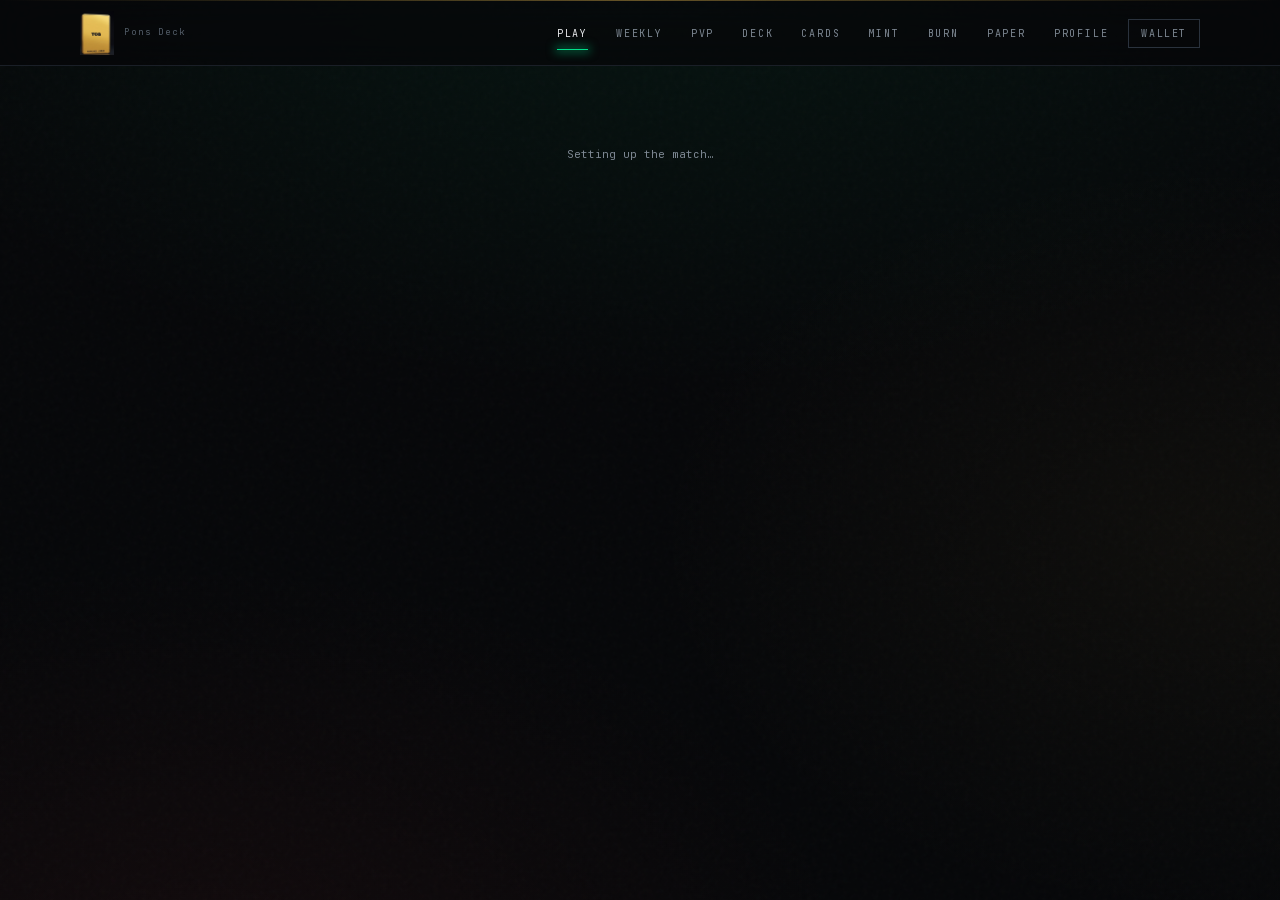
<file: play/index.html>
<!DOCTYPE html><html lang="en" class="archivo_black_60aab6a7-module__a0io7q__variable jetbrains_mono_f8290d5a-module__2Nw1lG__variable"><head><meta charSet="utf-8"/><meta name="viewport" content="width=device-width, initial-scale=1"/><link rel="preload" href="/_next/static/media/5e4d537aaa9e154b-s.p.1ewykk74tw0il.woff2" as="font" crossorigin="" type="font/woff2"/><link rel="preload" href="/_next/static/media/70bc3e132a0a741e-s.p.3t6q91iet4nsy.woff2" as="font" crossorigin="" type="font/woff2"/><link rel="preload" as="image" href="/logo.png"/><link rel="stylesheet" href="/_next/static/chunks/2begq67orxpct.css" data-precedence="next"/><link rel="preload" as="script" fetchPriority="low" href="/_next/static/chunks/310vm2bl3xxpt.js"/><script src="/_next/static/chunks/0jkxkc_osfzug.js" async=""></script><script src="/_next/static/chunks/0e-ip9sko4zkx.js" async=""></script><script src="/_next/static/chunks/0u-e01_rjtvdc.js" async=""></script><script src="/_next/static/chunks/turbopack-1wwi3iga9u_0g.js" async=""></script><script src="/_next/static/chunks/06-hdz4_4t0p2.js" async="" crossorigin=""></script><script src="/_next/static/chunks/16tr2kew3rztw.js" async="" crossorigin=""></script><script src="/_next/static/chunks/1-u04g0y1rtwx.js" async="" crossorigin=""></script><script src="/_next/static/chunks/0h2qsuyze9ds1.js" async="" crossorigin=""></script><script src="/_next/static/chunks/1h1nxnjt-0z0a.js" async="" crossorigin=""></script><script src="/_next/static/chunks/2e9x5h-l4vsh5.js" async="" crossorigin=""></script><script src="/_next/static/chunks/31b9wz-trx706.js" async="" crossorigin=""></script><script src="/_next/static/chunks/1yvkxfcrn1ktq.js" async="" crossorigin=""></script><script src="/_next/static/chunks/2f808hu3yt2gu.js" async="" crossorigin=""></script><script src="/_next/static/chunks/2e5yw2d6_2dh9.js" async="" crossorigin=""></script><script src="/_next/static/chunks/0p_56z_xk38i0.js" async="" crossorigin=""></script><title>Play — Pons Deck</title><meta name="description" content="Ten turns, a growing marketing budget. Highest market cap wins."/><meta property="og:title" content="Play — Pons Deck"/><meta property="og:description" content="Ten turns, a growing marketing budget. Highest market cap wins."/><meta property="og:image" content="https://Pons Deck.cards/opengraph-image.png?opengraph-image.3walmexu-iids.png"/><meta property="og:image:type" content="image/png"/><meta property="og:image:width" content="1200"/><meta property="og:image:height" content="630"/><meta property="og:image:alt" content="Pons Deck — six cards dealt out, market cap climbing to a mythic. Set 01, Robinhood Chain.
"/><meta name="twitter:card" content="summary_large_image"/><meta name="twitter:title" content="Play — Pons Deck"/><meta name="twitter:description" content="Ten turns, a growing marketing budget. Highest market cap wins."/><meta name="twitter:image" content="https://Pons Deck.cards/twitter-image.png?twitter-image.3walmexu-iids.png"/><meta name="twitter:image:alt" content="Pons Deck — six cards dealt out, market cap climbing to a mythic. Set 01, Robinhood Chain.
"/><meta name="twitter:image:type" content="image/png"/><meta name="twitter:image:width" content="1200"/><meta name="twitter:image:height" content="630"/><link rel="icon" href="/icon.png" sizes="64x64" type="image/png"/><link rel="apple-touch-icon" href="/apple-icon.png" sizes="180x180" type="image/png"/><meta name="next-size-adjust" content=""/><script src="/_next/static/chunks/0cz1d0mv5g_q7.js" noModule=""></script></head><body class="grid-lines flex min-h-screen flex-col"><div hidden=""><!--$--><!--/$--></div><header class="sticky top-0 z-50 border-b border-line bg-ground/70 backdrop-blur-xl"><div class="h-px w-full bg-gradient-to-r from-transparent via-gold/40 to-transparent"></div><nav class="mx-auto flex h-16 max-w-6xl items-center justify-between gap-4 px-4"><a class="group flex items-center gap-2.5" href="/"><img src="/logo.png" alt="TCG" class="h-9 w-auto mix-blend-screen sm:h-11" width="612" height="802"/><span class="hidden text-[9px] tracking-[0.22em] text-faint transition-colors group-hover:text-muted lg:inline">Pons Deck</span></a><div class="flex items-center gap-1"><div class="hidden items-center gap-1 md:flex"><a class="relative px-3 py-2 text-[10px] tracking-[0.18em] transition-colors text-fg" href="/play">PLAY<span class="absolute inset-x-3 -bottom-px h-px bg-pump shadow-[0_0_10px_2px_rgba(0,224,138,0.5)]"></span></a><a class="relative px-3 py-2 text-[10px] tracking-[0.18em] transition-colors text-muted hover:text-fg" href="/tournament">WEEKLY</a><a class="relative px-3 py-2 text-[10px] tracking-[0.18em] transition-colors text-muted hover:text-fg" href="/pvp">PVP</a><a class="relative px-3 py-2 text-[10px] tracking-[0.18em] transition-colors text-muted hover:text-fg" href="/deck">DECK</a><a class="relative px-3 py-2 text-[10px] tracking-[0.18em] transition-colors text-muted hover:text-fg" href="/cards">CARDS</a><a class="relative px-3 py-2 text-[10px] tracking-[0.18em] transition-colors text-muted hover:text-fg" href="/mint">MINT</a><a class="relative px-3 py-2 text-[10px] tracking-[0.18em] transition-colors text-muted hover:text-fg" href="/burn">BURN</a><a class="relative px-3 py-2 text-[10px] tracking-[0.18em] transition-colors text-muted hover:text-fg" href="/trenchpaper">PAPER</a><a class="relative px-3 py-2 text-[10px] tracking-[0.18em] transition-colors text-muted hover:text-fg" href="/profile">PROFILE</a></div><button type="button" aria-expanded="false" aria-label="Open the menu" class="border border-line-strong px-2.5 py-1.5 text-[13px] leading-none text-muted transition-colors hover:border-fg hover:text-fg md:hidden">☰</button><div class="relative ml-1"><button type="button" class="border border-line-strong px-3 py-1.5 text-[10px] tracking-[0.16em] text-muted transition-colors hover:border-pump hover:text-pump">WALLET</button></div></div></nav></header><main class="flex-1"><p class="px-4 py-20 text-center text-[11px] text-muted">Setting up the match…</p><div class="mx-auto max-w-4xl px-4 pb-12"></div><!--$--><!--/$--></main><script src="/_next/static/chunks/310vm2bl3xxpt.js" id="_R_" async=""></script><script>(self.__next_f=self.__next_f||[]).push([0])</script><script>self.__next_f.push([1,"1:\"$Sreact.fragment\"\n2:I[5207,[\"/_next/static/chunks/06-hdz4_4t0p2.js\",\"/_next/static/chunks/16tr2kew3rztw.js\",\"/_next/static/chunks/1-u04g0y1rtwx.js\"],\"CopycatWarning\"]\n3:I[42724,[\"/_next/static/chunks/06-hdz4_4t0p2.js\",\"/_next/static/chunks/16tr2kew3rztw.js\",\"/_next/static/chunks/1-u04g0y1rtwx.js\"],\"Nav\"]\n4:I[1586,[\"/_next/static/chunks/06-hdz4_4t0p2.js\",\"/_next/static/chunks/16tr2kew3rztw.js\",\"/_next/static/chunks/1-u04g0y1rtwx.js\"],\"RefCatcher\"]\n5:I[39756,[\"/_next/static/chunks/0h2qsuyze9ds1.js\"],\"default\"]\n6:I[37457,[\"/_next/static/chunks/0h2qsuyze9ds1.js\"],\"default\"]\n7:I[56691,[\"/_next/static/chunks/06-hdz4_4t0p2.js\",\"/_next/static/chunks/16tr2kew3rztw.js\",\"/_next/static/chunks/1-u04g0y1rtwx.js\"],\"Footer\"]\n8:I[35043,[\"/_next/static/chunks/06-hdz4_4t0p2.js\",\"/_next/static/chunks/16tr2kew3rztw.js\",\"/_next/static/chunks/1-u04g0y1rtwx.js\",\"/_next/static/chunks/1h1nxnjt-0z0a.js\",\"/_next/static/chunks/2e9x5h-l4vsh5.js\",\"/_next/static/chunks/31b9wz-trx706.js\",\"/_next/static/chunks/1yvkxfcrn1ktq.js\",\"/_next/static/chunks/2f808hu3yt2gu.js\",\"/_next/static/chunks/2e5yw2d6_2dh9.js\",\"/_next/static/chunks/0p_56z_xk38i0.js\"],\"Game\"]\n9:I[6038,[\"/_next/static/chunks/06-hdz4_4t0p2.js\",\"/_next/static/chunks/16tr2kew3rztw.js\",\"/_next/static/chunks/1-u04g0y1rtwx.js\",\"/_next/static/chunks/1h1nxnjt-0z0a.js\",\"/_next/static/chunks/2e9x5h-l4vsh5.js\",\"/_next/static/chunks/31b9wz-trx706.js\",\"/_next/static/chunks/1yvkxfcrn1ktq.js\",\"/_next/static/chunks/2f808hu3yt2gu.js\",\"/_next/static/chunks/2e5yw2d6_2dh9.js\",\"/_next/static/chunks/0p_56z_xk38i0.js\"],\"Tournament\"]\na:I[97367,[\"/_next/static/chunks/0h2qsuyze9ds1.js\"],\"OutletBoundary\"]\nb:\"$Sreact.suspense\"\ne:I[97367,[\"/_next/static/chunks/0h2qsuyze9ds1.js\"],\"ViewportBoundary\"]\n10:I[97367,[\"/_next/static/chunks/0h2qsuyze9ds1.js\"],\"MetadataBoundary\"]\n12:I[68027,[\"/_next/static/chunks/06-hdz4_4t0p2.js\",\"/_next/static/chunks/16tr2kew3rztw.js\",\"/_next/static/chunks/1-u04g0y1rtwx.js\"],\"default\",1]\n:HL[\"/_next/static/chunks/2begq67orxpct.css\",\"style\"]\n:HL[\"/_next/static/media/5e4d537aaa9e154b-s.p.1ewykk74tw0il.woff2\",\"font\",{\"crossOrigin\":\"\",\"type\":\"font/woff2\"}]\n:HL[\"/_next/static/media/70bc3e132a0a741e-s.p.3t6q91iet4nsy.woff2\",\"font\",{\"crossOrigin\":\"\",\"type\":\"font/woff2\"}]\nd:X\n0:{\"P\":null,\"c\":[\"\",\"play\"],\"q\":\"\",\"i\":false,\"f\":[[[\"\",{\"children\":[\"play\",{\"children\":[\"__PAGE__\",{},\"$undefined\",\"$undefined\",4608]},\"$undefined\",\"$undefined\",4608]},\"$undefined\",\"$undefined\",4624],[[\"$\",\"$1\",\"c\",{\"children\":[[[\"$\",\"link\",\"0\",{\"rel\":\"stylesheet\",\"href\":\"/_next/static/chunks/2begq67orxpct.css\",\"precedence\":\"next\",\"crossOrigin\":\"$undefined\",\"nonce\":\"$undefined\"}],[\"$\",\"script\",\"script-0\",{\"src\":\"/_next/static/chunks/06-hdz4_4t0p2.js\",\"async\":true,\"nonce\":\"$undefined\"}],[\"$\",\"script\",\"script-1\",{\"src\":\"/_next/static/chunks/16tr2kew3rztw.js\",\"async\":true,\"nonce\":\"$undefined\"}],[\"$\",\"script\",\"script-2\",{\"src\":\"/_next/static/chunks/1-u04g0y1rtwx.js\",\"async\":true,\"nonce\":\"$undefined\"}]],[\"$\",\"html\",null,{\"lang\":\"en\",\"className\":\"archivo_black_60aab6a7-module__a0io7q__variable jetbrains_mono_f8290d5a-module__2Nw1lG__variable\",\"children\":[\"$\",\"body\",null,{\"className\":\"grid-lines flex min-h-screen flex-col\",\"children\":[[\"$\",\"$L2\",null,{}],[\"$\",\"$L3\",null,{}],[\"$\",\"$L4\",null,{}],[\"$\",\"main\",null,{\"className\":\"flex-1\",\"children\":[\"$\",\"$L5\",null,{\"parallelRouterKey\":\"children\",\"error\":\"$undefined\",\"errorStyles\":\"$undefined\",\"errorScripts\":\"$undefined\",\"template\":[\"$\",\"$L6\",null,{}],\"templateStyles\":\"$undefined\",\"templateScripts\":\"$undefined\",\"notFound\":[[[\"$\",\"title\",null,{\"children\":\"404: This page could not be found.\"}],[\"$\",\"div\",null,{\"style\":{\"fontFamily\":\"system-ui,\\\"Segoe UI\\\",Roboto,Helvetica,Arial,sans-serif,\\\"Apple Color Emoji\\\",\\\"Segoe UI Emoji\\\"\",\"height\":\"100vh\",\"textAlign\":\"center\",\"display\":\"flex\",\"flexDirection\":\"column\",\"alignItems\":\"center\",\"justifyContent\":\"center\"},\"children\":[\"$\",\"div\",null,{\"children\":[[\"$\",\"style\",null,{\"dangerouslySetInnerHTML\":{\"__html\":\"body{color:#000;background:#fff;margin:0}.next-error-h1{border-right:1px solid rgba(0,0,0,.3)}@media (prefers-color-scheme:dark){body{color:#fff;background:#000}.next-error-h1{border-right:1px solid rgba(255,255,255,.3)}}\"}}],[\"$\",\"h1\",null,{\"className\":\"next-error-h1\",\"style\":{\"display\":\"inline-block\",\"margin\":\"0 20px 0 0\",\"padding\":\"0 23px 0 0\",\"fontSize\":24,\"fontWeight\":500,\"verticalAlign\":\"top\",\"lineHeight\":\"49px\"},\"children\":404}],[\"$\",\"div\",null,{\"style\":{\"display\":\"inline-block\"},\"children\":[\"$\",\"h2\",null,{\"style\":{\"fontSize\":14,\"fontWeight\":400,\"lineHeight\":\"49px\",\"margin\":0},\"children\":\"This page could not be found.\"}]}]]}]}]],[]],\"forbidden\":\"$undefined\",\"unauthorized\":\"$undefined\"}]}],[\"$\",\"$L7\",null,{}]]}]}]]}],{\"children\":[[\"$\",\"$1\",\"c\",{\"children\":[null,[\"$\",\"$L5\",null,{\"parallelRouterKey\":\"children\",\"error\":\"$undefined\",\"errorStyles\":\"$undefined\",\"errorScripts\":\"$undefined\",\"template\":[\"$\",\"$L6\",null,{}],\"templateStyles\":\"$undefined\",\"templateScripts\":\"$undefined\",\"notFound\":\"$undefined\",\"forbidden\":\"$undefined\",\"unauthorized\":\"$undefined\"}]]}],{\"children\":[[\"$\",\"$1\",\"c\",{\"children\":[[[\"$\",\"$L8\",null,{}],[\"$\",\"div\",null,{\"className\":\"mx-auto max-w-4xl px-4 pb-12\",\"children\":[\"$\",\"$L9\",null,{}]}]],[[\"$\",\"script\",\"script-0\",{\"src\":\"/_next/static/chunks/1h1nxnjt-0z0a.js\",\"async\":true,\"nonce\":\"$undefined\"}],[\"$\",\"script\",\"script-1\",{\"src\":\"/_next/static/chunks/2e9x5h-l4vsh5.js\",\"async\":true,\"nonce\":\"$undefined\"}],[\"$\",\"script\",\"script-2\",{\"src\":\"/_next/static/chunks/31b9wz-trx706.js\",\"async\":true,\"nonce\":\"$undefined\"}],[\"$\",\"script\",\"script-3\",{\"src\":\"/_next/static/chunks/1yvkxfcrn1ktq.js\",\"async\":true,\"nonce\":\"$undefined\"}],[\"$\",\"script\",\"script-4\",{\"src\":\"/_next/static/chunks/2f808hu3yt2gu.js\",\"async\":true,\"nonce\":\"$undefined\"}],[\"$\",\"script\",\"script-5\",{\"src\":\"/_next/static/chunks/2e5yw2d6_2dh9.js\",\"async\":true,\"nonce\":\"$undefined\"}],[\"$\",\"script\",\"script-6\",{\"src\":\"/_next/static/chunks/0p_56z_xk38i0.js\",\"async\":true,\"nonce\":\"$undefined\"}]],[\"$\",\"$La\",null,{\"children\":[\"$\",\"$b\",null,{\"name\":\"Next.MetadataOutlet\",\"children\":\"$@c\"}]}]]}],{},null,false,null]},null,false,\"$d\"]},null,false,null],[\"$\",\"$1\",\"h\",{\"children\":[null,[\"$\",\"$Le\",null,{\"children\":\"$Lf\"}],[\"$\",\"div\",null,{\"hidden\":true,\"children\":[\"$\",\"$L10\",null,{\"children\":[\"$\",\"$b\",null,{\"name\":\"Next.Metadata\",\"children\":\"$L11\"}]}]}],[\"$\",\"meta\",null,{\"name\":\"next-size-adjust\",\"content\":\"\"}]]}],false]],\"m\":\"$undefined\",\"G\":[\"$12\",[[\"$\",\"link\",\"0\",{\"rel\":\"stylesheet\",\"href\":\"/_next/static/chunks/2begq67orxpct.css\",\"precedence\":\"next\",\"crossOrigin\":\"$undefined\",\"nonce\":\"$undefined\"}]]],\"S\":true,\"h\":null,\"r\":\"$undefined\",\"s\":\"$undefined\",\"a\":\"$undefined\",\"l\":\"$undefined\",\"p\":\"$undefined\",\"d\":\"$undefined\",\"b\":\"Y2ON2FE_qGMHmkNe8Q0mJ\"}\nd:C\nf:[[\"$\",\"meta\",\"0\",{\"charSet\":\"utf-8\"}],[\"$\",\"meta\",\"1\",{\"name\":\"viewport\",\"content\":\"width=device-width, initial-scale=1\"}]]\n13:I[27201,[\"/_next/static/chunks/0h2qsuyze9ds1.js\"],\"IconMark\"]\nc:null\n11:[[\"$\",\"title\",\"0\",{\"children\":\"Play — Pons Deck\"}],[\"$\",\"meta\",\"1\",{\"name\":\"description\",\"content\":\"Ten turns, a growing marketing budget. Highest market cap wins.\"}],[\"$\",\"meta\",\"2\",{\"property\":\"og:title\",\"content\":\"Play — Pons Deck\"}],[\"$\",\"meta\",\"3\",{\"property\":\"og:description\",\"content\":\"Ten turns, a growing marketing budget. Highest market cap wins.\"}],[\"$\",\"meta\",\"4\",{\"property\":\"og:image\",\"content\":\"https://Pons Deck.cards/opengraph-image.png?opengraph-image.3walmexu-iids.png\"}],[\"$\",\"meta\",\"5\",{\"property\":\"og:image:type\",\"content\":\"image/png\"}],[\"$\",\"meta\",\"6\",{\"property\":\"og:image:width\",\"content\":\"1200\"}],[\"$\",\"meta\",\"7\",{\"property\":\"og:image:height\",\"content\":\"630\"}],[\"$\",\"meta\",\"8\",{\"property\":\"og:image:alt\",\"content\":\"Pons Deck — six cards dealt out, market cap climbing to a mythic. Set 01, Robinhood Chain.\\n\"}],[\"$\",\"meta\",\"9\",{\"name\":\"twitter:card\",\"content\":\"summary_large_image\"}],[\"$\",\"meta\",\"10\",{\"name\":\"twitter:title\",\"content\":\"Play — Pons Deck\"}],[\"$\",\"meta\",\"11\",{\"name\":\"twitter:description\",\"content\":\"Ten turns, a growing marketing budget. Highest market cap wins.\"}],[\"$\",\"meta\",\"12\",{\"name\":\"twitter:image\",\"content\":\"https://Pons Deck.cards/twitter-image.png?twitter-image.3walmexu-iids.png\"}],[\"$\",\"meta\",\"13\",{\"name\":\"twitter:image:alt\",\"content\":\"Pons Deck — six cards dealt out, market cap climbing to a mythic. Set 01, Robinhood Chain.\\n\"}],[\"$\",\"meta\",\"14\",{\"name\":\"twitter:image:type\",\"content\":\"image/png\"}],[\"$\",\"meta\",\"15\",{\"name\":\"twitter:image:width\",\"content\":\"1200\"}],[\"$\",\"meta\",\"16\",{\"name\":\"twitter:image:height\",\"content\":\"630\"}],[\"$\",\"link\",\"17\",{\"rel\":\"icon\",\"href\":\"/icon.png?icon.2hflj286_awwx.png\",\"sizes\":\"64x64\",\"type\":\"image/png\"}],[\"$\",\"link\",\"18\",{\"rel\":\"apple-touch-icon\",\"href\":\"/apple-icon.png?apple-icon.1ci7vnteb5_y4.png\",\"sizes\":\"180x180\",\"type\":\"image/png\"}],[\"$\",\"$L13\",\"19\",{}]]\n"])</script><script type="module" src="https://static.cloudflareinsights.com/beacon.min.js/v31edd6df95cf4e85bb4c19e7a9bdbcba1788362987495" integrity="sha512-iIg7k2xntmwu6/uSb5tpc/hySgZc4eoL31yB29W6tJFo2akwjPWcEqnCEdJvGexCL0KEQwVYv5BlowfhVz26hg==" data-cf-beacon='{"version":"2024.11.0","token":"6b0ae177c730424aac94011c05e49bcd","r":1,"spa":2}' crossorigin="anonymous"></script>
</body></html>
</file>
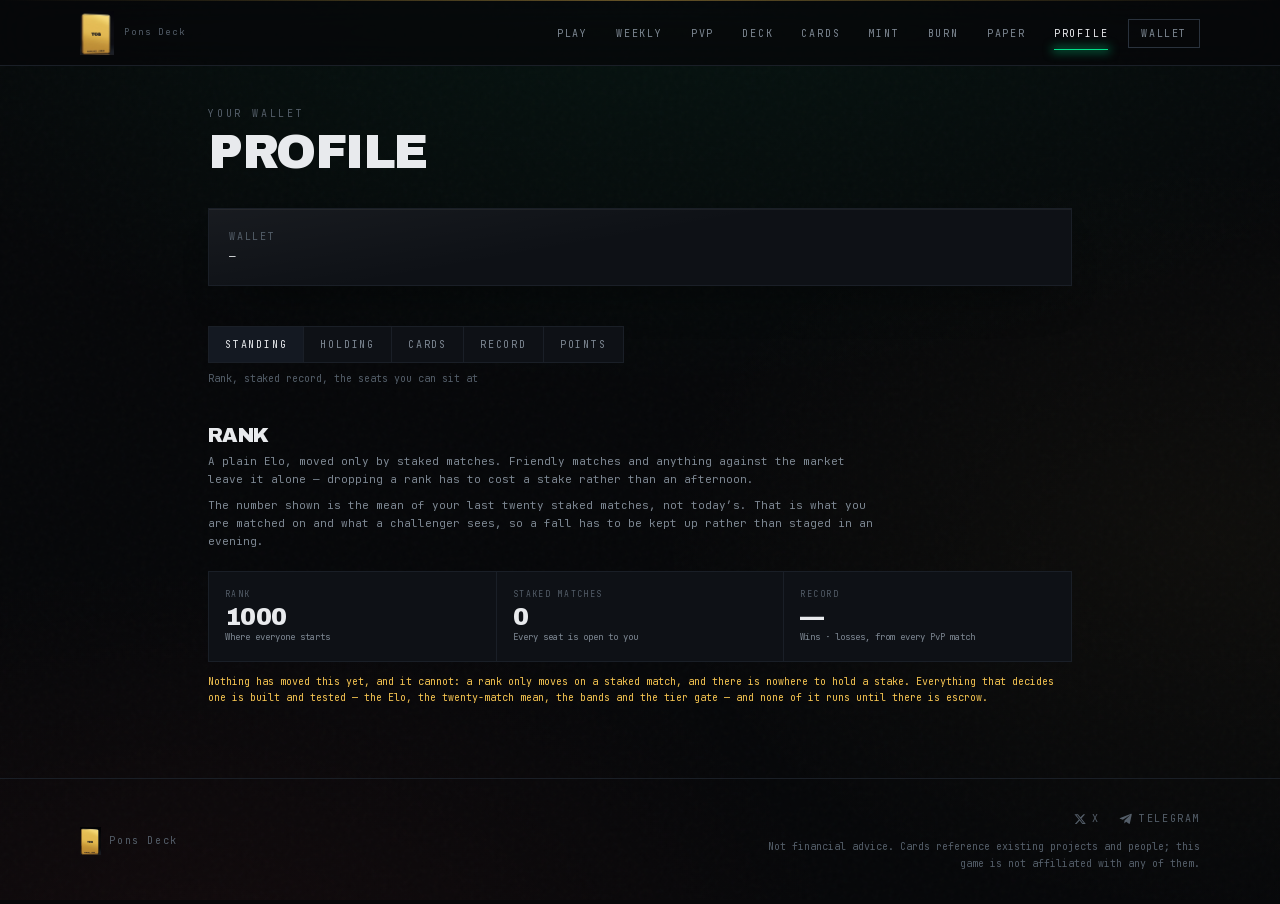
<file: profile/index.html>
<!DOCTYPE html><html lang="en" class="archivo_black_60aab6a7-module__a0io7q__variable jetbrains_mono_f8290d5a-module__2Nw1lG__variable"><head><meta charSet="utf-8"/><meta name="viewport" content="width=device-width, initial-scale=1"/><link rel="preload" href="/_next/static/media/5e4d537aaa9e154b-s.p.1ewykk74tw0il.woff2" as="font" crossorigin="" type="font/woff2"/><link rel="preload" href="/_next/static/media/70bc3e132a0a741e-s.p.3t6q91iet4nsy.woff2" as="font" crossorigin="" type="font/woff2"/><link rel="preload" as="image" href="/logo.png"/><link rel="stylesheet" href="/_next/static/chunks/2begq67orxpct.css" data-precedence="next"/><link rel="preload" as="script" fetchPriority="low" href="/_next/static/chunks/310vm2bl3xxpt.js"/><script src="/_next/static/chunks/0jkxkc_osfzug.js" async=""></script><script src="/_next/static/chunks/0e-ip9sko4zkx.js" async=""></script><script src="/_next/static/chunks/0u-e01_rjtvdc.js" async=""></script><script src="/_next/static/chunks/turbopack-1wwi3iga9u_0g.js" async=""></script><script src="/_next/static/chunks/06-hdz4_4t0p2.js" async="" crossorigin=""></script><script src="/_next/static/chunks/16tr2kew3rztw.js" async="" crossorigin=""></script><script src="/_next/static/chunks/1-u04g0y1rtwx.js" async="" crossorigin=""></script><script src="/_next/static/chunks/0h2qsuyze9ds1.js" async="" crossorigin=""></script><script src="/_next/static/chunks/3p9lrwlggh-20.js" async="" crossorigin=""></script><script src="/_next/static/chunks/1t43ds0nrpqi3.js" async="" crossorigin=""></script><script src="/_next/static/chunks/2e9x5h-l4vsh5.js" async="" crossorigin=""></script><script src="/_next/static/chunks/2f808hu3yt2gu.js" async="" crossorigin=""></script><title>Profile — Pons Deck</title><meta name="description" content="Your rank, your decks and what they have done."/><meta property="og:title" content="Profile — Pons Deck"/><meta property="og:description" content="Your rank, your decks and what they have done."/><meta property="og:image" content="https://Pons Deck.cards/opengraph-image.png?opengraph-image.3walmexu-iids.png"/><meta property="og:image:type" content="image/png"/><meta property="og:image:width" content="1200"/><meta property="og:image:height" content="630"/><meta property="og:image:alt" content="Pons Deck — six cards dealt out, market cap climbing to a mythic. Set 01, Robinhood Chain.
"/><meta name="twitter:card" content="summary_large_image"/><meta name="twitter:title" content="Profile — Pons Deck"/><meta name="twitter:description" content="Your rank, your decks and what they have done."/><meta name="twitter:image" content="https://Pons Deck.cards/twitter-image.png?twitter-image.3walmexu-iids.png"/><meta name="twitter:image:alt" content="Pons Deck — six cards dealt out, market cap climbing to a mythic. Set 01, Robinhood Chain.
"/><meta name="twitter:image:type" content="image/png"/><meta name="twitter:image:width" content="1200"/><meta name="twitter:image:height" content="630"/><link rel="icon" href="/icon.png" sizes="64x64" type="image/png"/><link rel="apple-touch-icon" href="/apple-icon.png" sizes="180x180" type="image/png"/><meta name="next-size-adjust" content=""/><script src="/_next/static/chunks/0cz1d0mv5g_q7.js" noModule=""></script></head><body class="grid-lines flex min-h-screen flex-col"><div hidden=""><!--$--><!--/$--></div><header class="sticky top-0 z-50 border-b border-line bg-ground/70 backdrop-blur-xl"><div class="h-px w-full bg-gradient-to-r from-transparent via-gold/40 to-transparent"></div><nav class="mx-auto flex h-16 max-w-6xl items-center justify-between gap-4 px-4"><a class="group flex items-center gap-2.5" href="/"><img src="/logo.png" alt="TCG" class="h-9 w-auto mix-blend-screen sm:h-11" width="612" height="802"/><span class="hidden text-[9px] tracking-[0.22em] text-faint transition-colors group-hover:text-muted lg:inline">Pons Deck</span></a><div class="flex items-center gap-1"><div class="hidden items-center gap-1 md:flex"><a class="relative px-3 py-2 text-[10px] tracking-[0.18em] transition-colors text-muted hover:text-fg" href="/play">PLAY</a><a class="relative px-3 py-2 text-[10px] tracking-[0.18em] transition-colors text-muted hover:text-fg" href="/tournament">WEEKLY</a><a class="relative px-3 py-2 text-[10px] tracking-[0.18em] transition-colors text-muted hover:text-fg" href="/pvp">PVP</a><a class="relative px-3 py-2 text-[10px] tracking-[0.18em] transition-colors text-muted hover:text-fg" href="/deck">DECK</a><a class="relative px-3 py-2 text-[10px] tracking-[0.18em] transition-colors text-muted hover:text-fg" href="/cards">CARDS</a><a class="relative px-3 py-2 text-[10px] tracking-[0.18em] transition-colors text-muted hover:text-fg" href="/mint">MINT</a><a class="relative px-3 py-2 text-[10px] tracking-[0.18em] transition-colors text-muted hover:text-fg" href="/burn">BURN</a><a class="relative px-3 py-2 text-[10px] tracking-[0.18em] transition-colors text-muted hover:text-fg" href="/trenchpaper">PAPER</a><a class="relative px-3 py-2 text-[10px] tracking-[0.18em] transition-colors text-fg" href="/profile">PROFILE<span class="absolute inset-x-3 -bottom-px h-px bg-pump shadow-[0_0_10px_2px_rgba(0,224,138,0.5)]"></span></a></div><button type="button" aria-expanded="false" aria-label="Open the menu" class="border border-line-strong px-2.5 py-1.5 text-[13px] leading-none text-muted transition-colors hover:border-fg hover:text-fg md:hidden">☰</button><div class="relative ml-1"><button type="button" class="border border-line-strong px-3 py-1.5 text-[10px] tracking-[0.16em] text-muted transition-colors hover:border-pump hover:text-pump">WALLET</button></div></div></nav></header><main class="flex-1"><div class="mx-auto max-w-4xl px-4 py-10"><header class="mb-8"><p class="text-[10px] tracking-[0.28em] text-faint">YOUR WALLET</p><h1 class="display mt-2 text-4xl sm:text-5xl">PROFILE</h1></header><div class="space-y-10"><section class="panel border border-line px-5 py-5"><div class="flex flex-wrap items-baseline justify-between gap-3"><div class="min-w-0"><p class="text-[10px] tracking-[0.18em] text-faint">WALLET</p><p class="mt-1 font-mono text-[11px] break-all text-fg">—</p></div></div></section><div><div class="-mx-4 overflow-x-auto px-4"><div role="tablist" aria-label="Profile sections" class="flex w-max gap-px border border-line bg-line"><button type="button" role="tab" aria-selected="true" class="px-4 py-2.5 text-[10px] tracking-[0.18em] transition-colors bg-panel-raised text-fg">STANDING</button><button type="button" role="tab" aria-selected="false" class="px-4 py-2.5 text-[10px] tracking-[0.18em] transition-colors bg-panel text-muted hover:text-fg">HOLDING</button><button type="button" role="tab" aria-selected="false" class="px-4 py-2.5 text-[10px] tracking-[0.18em] transition-colors bg-panel text-muted hover:text-fg">CARDS</button><button type="button" role="tab" aria-selected="false" class="px-4 py-2.5 text-[10px] tracking-[0.18em] transition-colors bg-panel text-muted hover:text-fg">RECORD</button><button type="button" role="tab" aria-selected="false" class="px-4 py-2.5 text-[10px] tracking-[0.18em] transition-colors bg-panel text-muted hover:text-fg">POINTS</button></div></div><p class="mt-2 text-[10px] text-faint">Rank, staked record, the seats you can sit at</p></div><section><h2 class="display text-xl">RANK</h2><p class="mt-2 max-w-2xl text-[11px] leading-relaxed text-muted">A plain Elo, moved only by staked matches. Friendly matches and anything against the market leave it alone — dropping a rank has to cost a stake rather than an afternoon.</p><p class="mt-2 max-w-2xl text-[11px] leading-relaxed text-muted">The number shown is the mean of your last twenty staked matches, not today’s. That is what you are matched on and what a challenger sees, so a fall has to be kept up rather than staged in an evening.</p><dl class="mt-5 grid gap-px border border-line bg-line sm:grid-cols-3"><div class="bg-panel px-4 py-4"><dt class="text-[8px] tracking-[0.18em] text-faint">RANK</dt><dd class="display mt-1.5 text-2xl tabular-nums">1000</dd><p class="mt-0.5 text-[9px] text-muted">Where everyone starts</p></div><div class="bg-panel px-4 py-4"><dt class="text-[8px] tracking-[0.18em] text-faint">STAKED MATCHES</dt><dd class="display mt-1.5 text-2xl tabular-nums">0</dd><p class="mt-0.5 text-[9px] text-muted">Every seat is open to you</p></div><div class="bg-panel px-4 py-4"><dt class="text-[8px] tracking-[0.18em] text-faint">RECORD</dt><dd class="display mt-1.5 text-2xl tabular-nums">—</dd><p class="mt-0.5 text-[9px] text-muted">Wins · losses, from every PvP match</p></div></dl><p class="mt-3 text-[10px] leading-relaxed text-gold">Nothing has moved this yet, and it cannot: a rank only moves on a staked match, and there is nowhere to hold a stake. Everything that decides one is built and tested — the Elo, the twenty-match mean, the bands and the tier gate — and none of it runs until there is escrow.</p></section></div></div><!--$--><!--/$--></main><footer class="mt-8 border-t border-line"><div class="mx-auto flex max-w-6xl flex-col gap-3 px-4 py-8 text-[10px] leading-relaxed text-faint sm:flex-row sm:items-center sm:justify-between"><p class="tracking-[0.16em]"><img src="/logo.png" alt="TCG" class="inline-block h-7 w-auto align-middle mix-blend-screen" width="612" height="802"/><span class="ml-2 align-middle">Pons Deck</span></p><div class="flex flex-col gap-3 sm:items-end"><span class="flex items-center gap-5"><a href="https://x.com/Pons Deckcards" target="_blank" rel="noopener noreferrer" title="@Pons Deckcards" class="inline-flex items-center gap-1.5 tracking-[0.16em] transition-colors hover:text-pump"><svg viewBox="0 0 24 24" aria-hidden="true" class="h-3 w-3 shrink-0 fill-current"><path d="M18.9 2.3h3.4l-7.5 8.5L23.6 22h-6.9l-5.4-7-6.2 7H1.7l8-9.1L.9 2.3h7l4.9 6.4zm-1.2 17.6h1.9L7.1 4.3H5z"></path></svg>X</a><a href="https://t.me/Pons Deckcards" target="_blank" rel="noopener noreferrer" class="inline-flex items-center gap-1.5 tracking-[0.16em] transition-colors hover:text-pump"><svg viewBox="0 0 24 24" aria-hidden="true" class="h-3.5 w-3.5 shrink-0 fill-current"><path d="M21.9 4.3 18.7 19.4c-.2 1-.9 1.3-1.7.8l-4.7-3.5-2.3 2.2c-.3.3-.5.5-1 .5l.4-5 9.1-8.2c.4-.4-.1-.6-.6-.2L6.6 13.1 1.9 11.6c-1-.3-1-1 .2-1.5l18.5-7.1c.9-.3 1.6.2 1.3 1.3z"></path></svg>TELEGRAM</a></span><p class="max-w-md sm:text-right">Not financial advice. Cards reference existing projects and people; this game is not affiliated with any of them.</p></div></div></footer><script src="/_next/static/chunks/310vm2bl3xxpt.js" id="_R_" async=""></script><script>(self.__next_f=self.__next_f||[]).push([0])</script><script>self.__next_f.push([1,"1:\"$Sreact.fragment\"\n2:I[5207,[\"/_next/static/chunks/06-hdz4_4t0p2.js\",\"/_next/static/chunks/16tr2kew3rztw.js\",\"/_next/static/chunks/1-u04g0y1rtwx.js\"],\"CopycatWarning\"]\n3:I[42724,[\"/_next/static/chunks/06-hdz4_4t0p2.js\",\"/_next/static/chunks/16tr2kew3rztw.js\",\"/_next/static/chunks/1-u04g0y1rtwx.js\"],\"Nav\"]\n4:I[1586,[\"/_next/static/chunks/06-hdz4_4t0p2.js\",\"/_next/static/chunks/16tr2kew3rztw.js\",\"/_next/static/chunks/1-u04g0y1rtwx.js\"],\"RefCatcher\"]\n5:I[39756,[\"/_next/static/chunks/0h2qsuyze9ds1.js\"],\"default\"]\n6:I[37457,[\"/_next/static/chunks/0h2qsuyze9ds1.js\"],\"default\"]\n7:I[56691,[\"/_next/static/chunks/06-hdz4_4t0p2.js\",\"/_next/static/chunks/16tr2kew3rztw.js\",\"/_next/static/chunks/1-u04g0y1rtwx.js\"],\"Footer\"]\n8:I[10376,[\"/_next/static/chunks/06-hdz4_4t0p2.js\",\"/_next/static/chunks/16tr2kew3rztw.js\",\"/_next/static/chunks/1-u04g0y1rtwx.js\",\"/_next/static/chunks/3p9lrwlggh-20.js\",\"/_next/static/chunks/1t43ds0nrpqi3.js\",\"/_next/static/chunks/2e9x5h-l4vsh5.js\",\"/_next/static/chunks/2f808hu3yt2gu.js\"],\"Profile\"]\n9:I[97367,[\"/_next/static/chunks/0h2qsuyze9ds1.js\"],\"OutletBoundary\"]\na:\"$Sreact.suspense\"\nd:I[97367,[\"/_next/static/chunks/0h2qsuyze9ds1.js\"],\"ViewportBoundary\"]\nf:I[97367,[\"/_next/static/chunks/0h2qsuyze9ds1.js\"],\"MetadataBoundary\"]\n11:I[68027,[\"/_next/static/chunks/06-hdz4_4t0p2.js\",\"/_next/static/chunks/16tr2kew3rztw.js\",\"/_next/static/chunks/1-u04g0y1rtwx.js\"],\"default\",1]\n:HL[\"/_next/static/chunks/2begq67orxpct.css\",\"style\"]\n:HL[\"/_next/static/media/5e4d537aaa9e154b-s.p.1ewykk74tw0il.woff2\",\"font\",{\"crossOrigin\":\"\",\"type\":\"font/woff2\"}]\n:HL[\"/_next/static/media/70bc3e132a0a741e-s.p.3t6q91iet4nsy.woff2\",\"font\",{\"crossOrigin\":\"\",\"type\":\"font/woff2\"}]\nc:X\n0:{\"P\":null,\"c\":[\"\",\"profile\"],\"q\":\"\",\"i\":false,\"f\":[[[\"\",{\"children\":[\"profile\",{\"children\":[\"__PAGE__\",{},\"$undefined\",\"$undefined\",4608]},\"$undefined\",\"$undefined\",4608]},\"$undefined\",\"$undefined\",4624],[[\"$\",\"$1\",\"c\",{\"children\":[[[\"$\",\"link\",\"0\",{\"rel\":\"stylesheet\",\"href\":\"/_next/static/chunks/2begq67orxpct.css\",\"precedence\":\"next\",\"crossOrigin\":\"$undefined\",\"nonce\":\"$undefined\"}],[\"$\",\"script\",\"script-0\",{\"src\":\"/_next/static/chunks/06-hdz4_4t0p2.js\",\"async\":true,\"nonce\":\"$undefined\"}],[\"$\",\"script\",\"script-1\",{\"src\":\"/_next/static/chunks/16tr2kew3rztw.js\",\"async\":true,\"nonce\":\"$undefined\"}],[\"$\",\"script\",\"script-2\",{\"src\":\"/_next/static/chunks/1-u04g0y1rtwx.js\",\"async\":true,\"nonce\":\"$undefined\"}]],[\"$\",\"html\",null,{\"lang\":\"en\",\"className\":\"archivo_black_60aab6a7-module__a0io7q__variable jetbrains_mono_f8290d5a-module__2Nw1lG__variable\",\"children\":[\"$\",\"body\",null,{\"className\":\"grid-lines flex min-h-screen flex-col\",\"children\":[[\"$\",\"$L2\",null,{}],[\"$\",\"$L3\",null,{}],[\"$\",\"$L4\",null,{}],[\"$\",\"main\",null,{\"className\":\"flex-1\",\"children\":[\"$\",\"$L5\",null,{\"parallelRouterKey\":\"children\",\"error\":\"$undefined\",\"errorStyles\":\"$undefined\",\"errorScripts\":\"$undefined\",\"template\":[\"$\",\"$L6\",null,{}],\"templateStyles\":\"$undefined\",\"templateScripts\":\"$undefined\",\"notFound\":[[[\"$\",\"title\",null,{\"children\":\"404: This page could not be found.\"}],[\"$\",\"div\",null,{\"style\":{\"fontFamily\":\"system-ui,\\\"Segoe UI\\\",Roboto,Helvetica,Arial,sans-serif,\\\"Apple Color Emoji\\\",\\\"Segoe UI Emoji\\\"\",\"height\":\"100vh\",\"textAlign\":\"center\",\"display\":\"flex\",\"flexDirection\":\"column\",\"alignItems\":\"center\",\"justifyContent\":\"center\"},\"children\":[\"$\",\"div\",null,{\"children\":[[\"$\",\"style\",null,{\"dangerouslySetInnerHTML\":{\"__html\":\"body{color:#000;background:#fff;margin:0}.next-error-h1{border-right:1px solid rgba(0,0,0,.3)}@media (prefers-color-scheme:dark){body{color:#fff;background:#000}.next-error-h1{border-right:1px solid rgba(255,255,255,.3)}}\"}}],[\"$\",\"h1\",null,{\"className\":\"next-error-h1\",\"style\":{\"display\":\"inline-block\",\"margin\":\"0 20px 0 0\",\"padding\":\"0 23px 0 0\",\"fontSize\":24,\"fontWeight\":500,\"verticalAlign\":\"top\",\"lineHeight\":\"49px\"},\"children\":404}],[\"$\",\"div\",null,{\"style\":{\"display\":\"inline-block\"},\"children\":[\"$\",\"h2\",null,{\"style\":{\"fontSize\":14,\"fontWeight\":400,\"lineHeight\":\"49px\",\"margin\":0},\"children\":\"This page could not be found.\"}]}]]}]}]],[]],\"forbidden\":\"$undefined\",\"unauthorized\":\"$undefined\"}]}],[\"$\",\"$L7\",null,{}]]}]}]]}],{\"children\":[[\"$\",\"$1\",\"c\",{\"children\":[null,[\"$\",\"$L5\",null,{\"parallelRouterKey\":\"children\",\"error\":\"$undefined\",\"errorStyles\":\"$undefined\",\"errorScripts\":\"$undefined\",\"template\":[\"$\",\"$L6\",null,{}],\"templateStyles\":\"$undefined\",\"templateScripts\":\"$undefined\",\"notFound\":\"$undefined\",\"forbidden\":\"$undefined\",\"unauthorized\":\"$undefined\"}]]}],{\"children\":[[\"$\",\"$1\",\"c\",{\"children\":[[\"$\",\"div\",null,{\"className\":\"mx-auto max-w-4xl px-4 py-10\",\"children\":[[\"$\",\"header\",null,{\"className\":\"mb-8\",\"children\":[[\"$\",\"p\",null,{\"className\":\"text-[10px] tracking-[0.28em] text-faint\",\"children\":\"YOUR WALLET\"}],[\"$\",\"h1\",null,{\"className\":\"display mt-2 text-4xl sm:text-5xl\",\"children\":\"PROFILE\"}]]}],[\"$\",\"$L8\",null,{}]]}],[[\"$\",\"script\",\"script-0\",{\"src\":\"/_next/static/chunks/3p9lrwlggh-20.js\",\"async\":true,\"nonce\":\"$undefined\"}],[\"$\",\"script\",\"script-1\",{\"src\":\"/_next/static/chunks/1t43ds0nrpqi3.js\",\"async\":true,\"nonce\":\"$undefined\"}],[\"$\",\"script\",\"script-2\",{\"src\":\"/_next/static/chunks/2e9x5h-l4vsh5.js\",\"async\":true,\"nonce\":\"$undefined\"}],[\"$\",\"script\",\"script-3\",{\"src\":\"/_next/static/chunks/2f808hu3yt2gu.js\",\"async\":true,\"nonce\":\"$undefined\"}]],[\"$\",\"$L9\",null,{\"children\":[\"$\",\"$a\",null,{\"name\":\"Next.MetadataOutlet\",\"children\":\"$@b\"}]}]]}],{},null,false,null]},null,false,\"$c\"]},null,false,null],[\"$\",\"$1\",\"h\",{\"children\":[null,[\"$\",\"$Ld\",null,{\"children\":\"$Le\"}],[\"$\",\"div\",null,{\"hidden\":true,\"children\":[\"$\",\"$Lf\",null,{\"children\":[\"$\",\"$a\",null,{\"name\":\"Next.Metadata\",\"children\":\"$L10\"}]}]}],[\"$\",\"meta\",null,{\"name\":\"next-size-adjust\",\"content\":\"\"}]]}],false]],\"m\":\"$undefined\",\"G\":[\"$11\",[[\"$\",\"link\",\"0\",{\"rel\":\"stylesheet\",\"href\":\"/_next/static/chunks/2begq67orxpct.css\",\"precedence\":\"next\",\"crossOrigin\":\"$undefined\",\"nonce\":\"$undefined\"}]]],\"S\":true,\"h\":null,\"r\":\"$undefined\",\"s\":\"$undefined\",\"a\":\"$undefined\",\"l\":\"$undefined\",\"p\":\"$undefined\",\"d\":\"$undefined\",\"b\":\"Y2ON2FE_qGMHmkNe8Q0mJ\"}\nc:C\ne:[[\"$\",\"meta\",\"0\",{\"charSet\":\"utf-8\"}],[\"$\",\"meta\",\"1\",{\"name\":\"viewport\",\"content\":\"width=device-width, initial-scale=1\"}]]\n12:I[27201,[\"/_next/static/chunks/0h2qsuyze9ds1.js\"],\"IconMark\"]\nb:null\n10:[[\"$\",\"title\",\"0\",{\"children\":\"Profile — Pons Deck\"}],[\"$\",\"meta\",\"1\",{\"name\":\"description\",\"content\":\"Your rank, your decks and what they have done.\"}],[\"$\",\"meta\",\"2\",{\"property\":\"og:title\",\"content\":\"Profile — Pons Deck\"}],[\"$\",\"meta\",\"3\",{\"property\":\"og:description\",\"content\":\"Your rank, your decks and what they have done.\"}],[\"$\",\"meta\",\"4\",{\"property\":\"og:image\",\"content\":\"https://Pons Deck.cards/opengraph-image.png?opengraph-image.3walmexu-iids.png\"}],[\"$\",\"meta\",\"5\",{\"property\":\"og:image:type\",\"content\":\"image/png\"}],[\"$\",\"meta\",\"6\",{\"property\":\"og:image:width\",\"content\":\"1200\"}],[\"$\",\"meta\",\"7\",{\"property\":\"og:image:height\",\"content\":\"630\"}],[\"$\",\"meta\",\"8\",{\"property\":\"og:image:alt\",\"content\":\"Pons Deck — six cards dealt out, market cap climbing to a mythic. Set 01, Robinhood Chain.\\n\"}],[\"$\",\"meta\",\"9\",{\"name\":\"twitter:card\",\"content\":\"summary_large_image\"}],[\"$\",\"meta\",\"10\",{\"name\":\"twitter:title\",\"content\":\"Profile — Pons Deck\"}],[\"$\",\"meta\",\"11\",{\"name\":\"twitter:description\",\"content\":\"Your rank, your decks and what they have done.\"}],[\"$\",\"meta\",\"12\",{\"name\":\"twitter:image\",\"content\":\"https://Pons Deck.cards/twitter-image.png?twitter-image.3walmexu-iids.png\"}],[\"$\",\"meta\",\"13\",{\"name\":\"twitter:image:alt\",\"content\":\"Pons Deck — six cards dealt out, market cap climbing to a mythic. Set 01, Robinhood Chain.\\n\"}],[\"$\",\"meta\",\"14\",{\"name\":\"twitter:image:type\",\"content\":\"image/png\"}],[\"$\",\"meta\",\"15\",{\"name\":\"twitter:image:width\",\"content\":\"1200\"}],[\"$\",\"meta\",\"16\",{\"name\":\"twitter:image:height\",\"content\":\"630\"}],[\"$\",\"link\",\"17\",{\"rel\":\"icon\",\"href\":\"/icon.png?icon.2hflj286_awwx.png\",\"sizes\":\"64x64\",\"type\":\"image/png\"}],[\"$\",\"link\",\"18\",{\"rel\":\"apple-touch-icon\",\"href\":\"/apple-icon.png?apple-icon.1ci7vnteb5_y4.png\",\"sizes\":\"180x180\",\"type\":\"image/png\"}],[\"$\",\"$L12\",\"19\",{}]]\n"])</script><script type="module" src="https://static.cloudflareinsights.com/beacon.min.js/v31edd6df95cf4e85bb4c19e7a9bdbcba1788362987495" integrity="sha512-iIg7k2xntmwu6/uSb5tpc/hySgZc4eoL31yB29W6tJFo2akwjPWcEqnCEdJvGexCL0KEQwVYv5BlowfhVz26hg==" data-cf-beacon='{"version":"2024.11.0","token":"6b0ae177c730424aac94011c05e49bcd","r":1,"spa":2}' crossorigin="anonymous"></script>
</body></html>
</file>
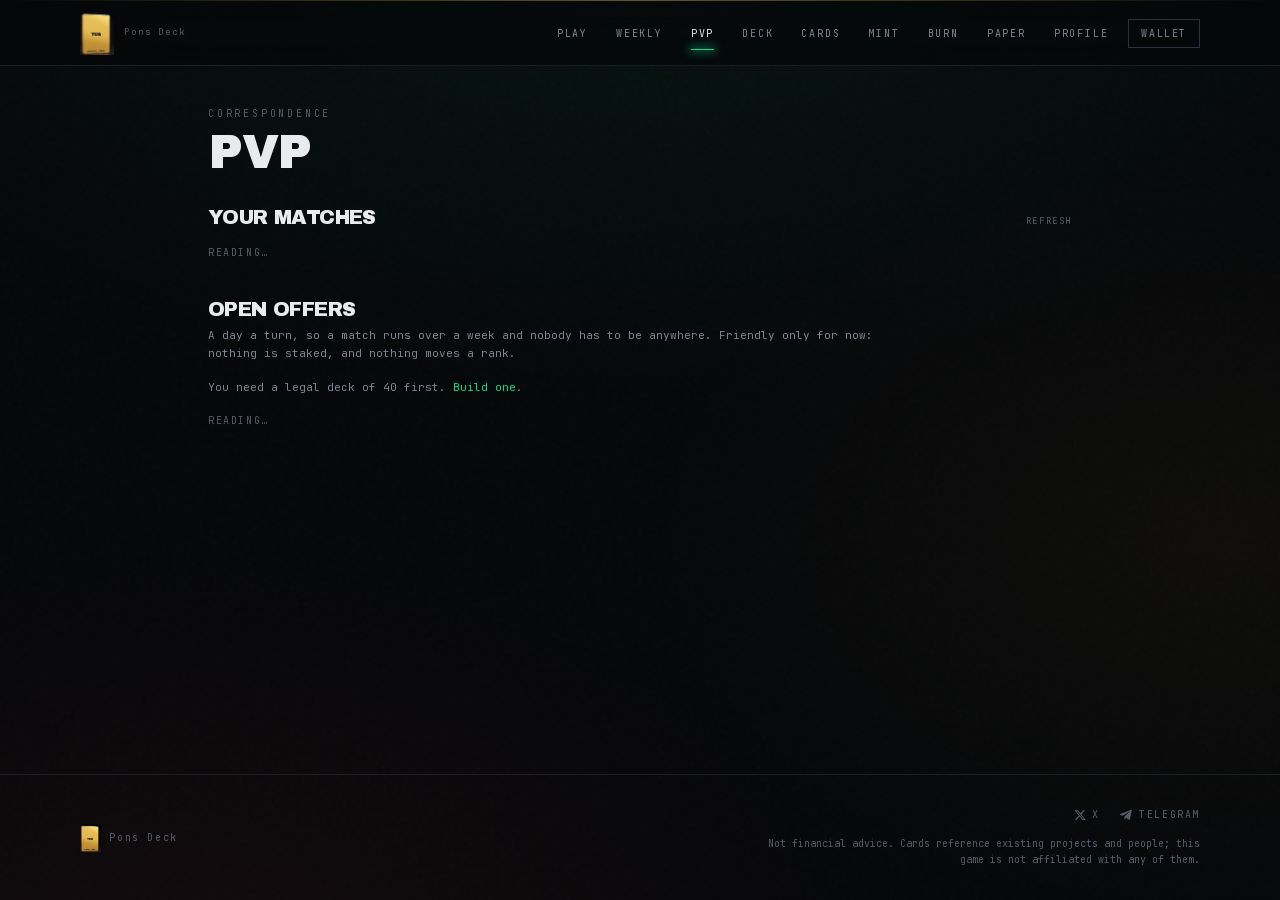
<file: pvp/index.html>
<!DOCTYPE html><html lang="en" class="archivo_black_60aab6a7-module__a0io7q__variable jetbrains_mono_f8290d5a-module__2Nw1lG__variable"><head><meta charSet="utf-8"/><meta name="viewport" content="width=device-width, initial-scale=1"/><link rel="preload" href="/_next/static/media/5e4d537aaa9e154b-s.p.1ewykk74tw0il.woff2" as="font" crossorigin="" type="font/woff2"/><link rel="preload" href="/_next/static/media/70bc3e132a0a741e-s.p.3t6q91iet4nsy.woff2" as="font" crossorigin="" type="font/woff2"/><link rel="preload" as="image" href="/logo.png"/><link rel="stylesheet" href="/_next/static/chunks/2begq67orxpct.css" data-precedence="next"/><link rel="preload" as="script" fetchPriority="low" href="/_next/static/chunks/310vm2bl3xxpt.js"/><script src="/_next/static/chunks/0jkxkc_osfzug.js" async=""></script><script src="/_next/static/chunks/0e-ip9sko4zkx.js" async=""></script><script src="/_next/static/chunks/0u-e01_rjtvdc.js" async=""></script><script src="/_next/static/chunks/turbopack-1wwi3iga9u_0g.js" async=""></script><script src="/_next/static/chunks/06-hdz4_4t0p2.js" async="" crossorigin=""></script><script src="/_next/static/chunks/16tr2kew3rztw.js" async="" crossorigin=""></script><script src="/_next/static/chunks/1-u04g0y1rtwx.js" async="" crossorigin=""></script><script src="/_next/static/chunks/0h2qsuyze9ds1.js" async="" crossorigin=""></script><script src="/_next/static/chunks/2c9r401_11qc4.js" async="" crossorigin=""></script><script src="/_next/static/chunks/0p_56z_xk38i0.js" async="" crossorigin=""></script><script src="/_next/static/chunks/2e9x5h-l4vsh5.js" async="" crossorigin=""></script><script src="/_next/static/chunks/2f808hu3yt2gu.js" async="" crossorigin=""></script><title>PvP — Pons Deck</title><meta name="description" content="Play a real opponent. A day a turn, friendly for now."/><meta property="og:title" content="PvP — Pons Deck"/><meta property="og:description" content="Play a real opponent. A day a turn, friendly for now."/><meta property="og:image" content="https://Pons Deck.cards/opengraph-image.png?opengraph-image.3walmexu-iids.png"/><meta property="og:image:type" content="image/png"/><meta property="og:image:width" content="1200"/><meta property="og:image:height" content="630"/><meta property="og:image:alt" content="Pons Deck — six cards dealt out, market cap climbing to a mythic. Set 01, Robinhood Chain.
"/><meta name="twitter:card" content="summary_large_image"/><meta name="twitter:title" content="PvP — Pons Deck"/><meta name="twitter:description" content="Play a real opponent. A day a turn, friendly for now."/><meta name="twitter:image" content="https://Pons Deck.cards/twitter-image.png?twitter-image.3walmexu-iids.png"/><meta name="twitter:image:alt" content="Pons Deck — six cards dealt out, market cap climbing to a mythic. Set 01, Robinhood Chain.
"/><meta name="twitter:image:type" content="image/png"/><meta name="twitter:image:width" content="1200"/><meta name="twitter:image:height" content="630"/><link rel="icon" href="/icon.png" sizes="64x64" type="image/png"/><link rel="apple-touch-icon" href="/apple-icon.png" sizes="180x180" type="image/png"/><meta name="next-size-adjust" content=""/><script src="/_next/static/chunks/0cz1d0mv5g_q7.js" noModule=""></script></head><body class="grid-lines flex min-h-screen flex-col"><div hidden=""><!--$--><!--/$--></div><header class="sticky top-0 z-50 border-b border-line bg-ground/70 backdrop-blur-xl"><div class="h-px w-full bg-gradient-to-r from-transparent via-gold/40 to-transparent"></div><nav class="mx-auto flex h-16 max-w-6xl items-center justify-between gap-4 px-4"><a class="group flex items-center gap-2.5" href="/"><img src="/logo.png" alt="TCG" class="h-9 w-auto mix-blend-screen sm:h-11" width="612" height="802"/><span class="hidden text-[9px] tracking-[0.22em] text-faint transition-colors group-hover:text-muted lg:inline">Pons Deck</span></a><div class="flex items-center gap-1"><div class="hidden items-center gap-1 md:flex"><a class="relative px-3 py-2 text-[10px] tracking-[0.18em] transition-colors text-muted hover:text-fg" href="/play">PLAY</a><a class="relative px-3 py-2 text-[10px] tracking-[0.18em] transition-colors text-muted hover:text-fg" href="/tournament">WEEKLY</a><a class="relative px-3 py-2 text-[10px] tracking-[0.18em] transition-colors text-fg" href="/pvp">PVP<span class="absolute inset-x-3 -bottom-px h-px bg-pump shadow-[0_0_10px_2px_rgba(0,224,138,0.5)]"></span></a><a class="relative px-3 py-2 text-[10px] tracking-[0.18em] transition-colors text-muted hover:text-fg" href="/deck">DECK</a><a class="relative px-3 py-2 text-[10px] tracking-[0.18em] transition-colors text-muted hover:text-fg" href="/cards">CARDS</a><a class="relative px-3 py-2 text-[10px] tracking-[0.18em] transition-colors text-muted hover:text-fg" href="/mint">MINT</a><a class="relative px-3 py-2 text-[10px] tracking-[0.18em] transition-colors text-muted hover:text-fg" href="/burn">BURN</a><a class="relative px-3 py-2 text-[10px] tracking-[0.18em] transition-colors text-muted hover:text-fg" href="/trenchpaper">PAPER</a><a class="relative px-3 py-2 text-[10px] tracking-[0.18em] transition-colors text-muted hover:text-fg" href="/profile">PROFILE</a></div><button type="button" aria-expanded="false" aria-label="Open the menu" class="border border-line-strong px-2.5 py-1.5 text-[13px] leading-none text-muted transition-colors hover:border-fg hover:text-fg md:hidden">☰</button><div class="relative ml-1"><button type="button" class="border border-line-strong px-3 py-1.5 text-[10px] tracking-[0.16em] text-muted transition-colors hover:border-pump hover:text-pump">WALLET</button></div></div></nav></header><main class="flex-1"><div class="mx-auto max-w-4xl px-4 py-10"><header class="mb-8"><p class="text-[10px] tracking-[0.28em] text-faint">CORRESPONDENCE</p><h1 class="display mt-2 text-4xl sm:text-5xl">PVP</h1></header><div class="space-y-10"><section><div class="flex items-baseline justify-between gap-3"><h2 class="display text-xl">YOUR MATCHES</h2><button type="button" class="text-[9px] tracking-[0.18em] text-faint transition-colors hover:text-fg">REFRESH</button></div><p class="mt-4 text-[10px] tracking-[0.16em] text-faint">READING…</p></section><section><h2 class="display text-xl">OPEN OFFERS</h2><p class="mt-2 max-w-2xl text-[11px] leading-relaxed text-muted">A day a turn, so a match runs over a week and nobody has to be anywhere. Friendly only for now: nothing is staked, and nothing moves a rank.</p><p class="mt-4 text-[11px] leading-relaxed text-muted">You need a legal deck of <!-- -->40<!-- --> first.<!-- --> <a class="text-pump hover:underline" href="/deck">Build one</a>.</p><p class="mt-4 text-[10px] tracking-[0.16em] text-faint">READING…</p></section></div></div><!--$--><!--/$--></main><footer class="mt-8 border-t border-line"><div class="mx-auto flex max-w-6xl flex-col gap-3 px-4 py-8 text-[10px] leading-relaxed text-faint sm:flex-row sm:items-center sm:justify-between"><p class="tracking-[0.16em]"><img src="/logo.png" alt="TCG" class="inline-block h-7 w-auto align-middle mix-blend-screen" width="612" height="802"/><span class="ml-2 align-middle">Pons Deck</span></p><div class="flex flex-col gap-3 sm:items-end"><span class="flex items-center gap-5"><a href="https://x.com/Pons Deckcards" target="_blank" rel="noopener noreferrer" title="@Pons Deckcards" class="inline-flex items-center gap-1.5 tracking-[0.16em] transition-colors hover:text-pump"><svg viewBox="0 0 24 24" aria-hidden="true" class="h-3 w-3 shrink-0 fill-current"><path d="M18.9 2.3h3.4l-7.5 8.5L23.6 22h-6.9l-5.4-7-6.2 7H1.7l8-9.1L.9 2.3h7l4.9 6.4zm-1.2 17.6h1.9L7.1 4.3H5z"></path></svg>X</a><a href="https://t.me/Pons Deckcards" target="_blank" rel="noopener noreferrer" class="inline-flex items-center gap-1.5 tracking-[0.16em] transition-colors hover:text-pump"><svg viewBox="0 0 24 24" aria-hidden="true" class="h-3.5 w-3.5 shrink-0 fill-current"><path d="M21.9 4.3 18.7 19.4c-.2 1-.9 1.3-1.7.8l-4.7-3.5-2.3 2.2c-.3.3-.5.5-1 .5l.4-5 9.1-8.2c.4-.4-.1-.6-.6-.2L6.6 13.1 1.9 11.6c-1-.3-1-1 .2-1.5l18.5-7.1c.9-.3 1.6.2 1.3 1.3z"></path></svg>TELEGRAM</a></span><p class="max-w-md sm:text-right">Not financial advice. Cards reference existing projects and people; this game is not affiliated with any of them.</p></div></div></footer><script src="/_next/static/chunks/310vm2bl3xxpt.js" id="_R_" async=""></script><script>(self.__next_f=self.__next_f||[]).push([0])</script><script>self.__next_f.push([1,"1:\"$Sreact.fragment\"\n2:I[5207,[\"/_next/static/chunks/06-hdz4_4t0p2.js\",\"/_next/static/chunks/16tr2kew3rztw.js\",\"/_next/static/chunks/1-u04g0y1rtwx.js\"],\"CopycatWarning\"]\n3:I[42724,[\"/_next/static/chunks/06-hdz4_4t0p2.js\",\"/_next/static/chunks/16tr2kew3rztw.js\",\"/_next/static/chunks/1-u04g0y1rtwx.js\"],\"Nav\"]\n4:I[1586,[\"/_next/static/chunks/06-hdz4_4t0p2.js\",\"/_next/static/chunks/16tr2kew3rztw.js\",\"/_next/static/chunks/1-u04g0y1rtwx.js\"],\"RefCatcher\"]\n5:I[39756,[\"/_next/static/chunks/0h2qsuyze9ds1.js\"],\"default\"]\n6:I[37457,[\"/_next/static/chunks/0h2qsuyze9ds1.js\"],\"default\"]\n7:I[56691,[\"/_next/static/chunks/06-hdz4_4t0p2.js\",\"/_next/static/chunks/16tr2kew3rztw.js\",\"/_next/static/chunks/1-u04g0y1rtwx.js\"],\"Footer\"]\n8:I[45715,[\"/_next/static/chunks/06-hdz4_4t0p2.js\",\"/_next/static/chunks/16tr2kew3rztw.js\",\"/_next/static/chunks/1-u04g0y1rtwx.js\",\"/_next/static/chunks/2c9r401_11qc4.js\",\"/_next/static/chunks/0p_56z_xk38i0.js\",\"/_next/static/chunks/2e9x5h-l4vsh5.js\",\"/_next/static/chunks/2f808hu3yt2gu.js\"],\"Lobby\"]\n9:I[97367,[\"/_next/static/chunks/0h2qsuyze9ds1.js\"],\"OutletBoundary\"]\na:\"$Sreact.suspense\"\nd:I[97367,[\"/_next/static/chunks/0h2qsuyze9ds1.js\"],\"ViewportBoundary\"]\nf:I[97367,[\"/_next/static/chunks/0h2qsuyze9ds1.js\"],\"MetadataBoundary\"]\n11:I[68027,[\"/_next/static/chunks/06-hdz4_4t0p2.js\",\"/_next/static/chunks/16tr2kew3rztw.js\",\"/_next/static/chunks/1-u04g0y1rtwx.js\"],\"default\",1]\n:HL[\"/_next/static/chunks/2begq67orxpct.css\",\"style\"]\n:HL[\"/_next/static/media/5e4d537aaa9e154b-s.p.1ewykk74tw0il.woff2\",\"font\",{\"crossOrigin\":\"\",\"type\":\"font/woff2\"}]\n:HL[\"/_next/static/media/70bc3e132a0a741e-s.p.3t6q91iet4nsy.woff2\",\"font\",{\"crossOrigin\":\"\",\"type\":\"font/woff2\"}]\nc:X\n0:{\"P\":null,\"c\":[\"\",\"pvp\"],\"q\":\"\",\"i\":false,\"f\":[[[\"\",{\"children\":[\"pvp\",{\"children\":[\"__PAGE__\",{},\"$undefined\",\"$undefined\",4608]},\"$undefined\",\"$undefined\",4608]},\"$undefined\",\"$undefined\",4624],[[\"$\",\"$1\",\"c\",{\"children\":[[[\"$\",\"link\",\"0\",{\"rel\":\"stylesheet\",\"href\":\"/_next/static/chunks/2begq67orxpct.css\",\"precedence\":\"next\",\"crossOrigin\":\"$undefined\",\"nonce\":\"$undefined\"}],[\"$\",\"script\",\"script-0\",{\"src\":\"/_next/static/chunks/06-hdz4_4t0p2.js\",\"async\":true,\"nonce\":\"$undefined\"}],[\"$\",\"script\",\"script-1\",{\"src\":\"/_next/static/chunks/16tr2kew3rztw.js\",\"async\":true,\"nonce\":\"$undefined\"}],[\"$\",\"script\",\"script-2\",{\"src\":\"/_next/static/chunks/1-u04g0y1rtwx.js\",\"async\":true,\"nonce\":\"$undefined\"}]],[\"$\",\"html\",null,{\"lang\":\"en\",\"className\":\"archivo_black_60aab6a7-module__a0io7q__variable jetbrains_mono_f8290d5a-module__2Nw1lG__variable\",\"children\":[\"$\",\"body\",null,{\"className\":\"grid-lines flex min-h-screen flex-col\",\"children\":[[\"$\",\"$L2\",null,{}],[\"$\",\"$L3\",null,{}],[\"$\",\"$L4\",null,{}],[\"$\",\"main\",null,{\"className\":\"flex-1\",\"children\":[\"$\",\"$L5\",null,{\"parallelRouterKey\":\"children\",\"error\":\"$undefined\",\"errorStyles\":\"$undefined\",\"errorScripts\":\"$undefined\",\"template\":[\"$\",\"$L6\",null,{}],\"templateStyles\":\"$undefined\",\"templateScripts\":\"$undefined\",\"notFound\":[[[\"$\",\"title\",null,{\"children\":\"404: This page could not be found.\"}],[\"$\",\"div\",null,{\"style\":{\"fontFamily\":\"system-ui,\\\"Segoe UI\\\",Roboto,Helvetica,Arial,sans-serif,\\\"Apple Color Emoji\\\",\\\"Segoe UI Emoji\\\"\",\"height\":\"100vh\",\"textAlign\":\"center\",\"display\":\"flex\",\"flexDirection\":\"column\",\"alignItems\":\"center\",\"justifyContent\":\"center\"},\"children\":[\"$\",\"div\",null,{\"children\":[[\"$\",\"style\",null,{\"dangerouslySetInnerHTML\":{\"__html\":\"body{color:#000;background:#fff;margin:0}.next-error-h1{border-right:1px solid rgba(0,0,0,.3)}@media (prefers-color-scheme:dark){body{color:#fff;background:#000}.next-error-h1{border-right:1px solid rgba(255,255,255,.3)}}\"}}],[\"$\",\"h1\",null,{\"className\":\"next-error-h1\",\"style\":{\"display\":\"inline-block\",\"margin\":\"0 20px 0 0\",\"padding\":\"0 23px 0 0\",\"fontSize\":24,\"fontWeight\":500,\"verticalAlign\":\"top\",\"lineHeight\":\"49px\"},\"children\":404}],[\"$\",\"div\",null,{\"style\":{\"display\":\"inline-block\"},\"children\":[\"$\",\"h2\",null,{\"style\":{\"fontSize\":14,\"fontWeight\":400,\"lineHeight\":\"49px\",\"margin\":0},\"children\":\"This page could not be found.\"}]}]]}]}]],[]],\"forbidden\":\"$undefined\",\"unauthorized\":\"$undefined\"}]}],[\"$\",\"$L7\",null,{}]]}]}]]}],{\"children\":[[\"$\",\"$1\",\"c\",{\"children\":[null,[\"$\",\"$L5\",null,{\"parallelRouterKey\":\"children\",\"error\":\"$undefined\",\"errorStyles\":\"$undefined\",\"errorScripts\":\"$undefined\",\"template\":[\"$\",\"$L6\",null,{}],\"templateStyles\":\"$undefined\",\"templateScripts\":\"$undefined\",\"notFound\":\"$undefined\",\"forbidden\":\"$undefined\",\"unauthorized\":\"$undefined\"}]]}],{\"children\":[[\"$\",\"$1\",\"c\",{\"children\":[[\"$\",\"div\",null,{\"className\":\"mx-auto max-w-4xl px-4 py-10\",\"children\":[[\"$\",\"header\",null,{\"className\":\"mb-8\",\"children\":[[\"$\",\"p\",null,{\"className\":\"text-[10px] tracking-[0.28em] text-faint\",\"children\":\"CORRESPONDENCE\"}],[\"$\",\"h1\",null,{\"className\":\"display mt-2 text-4xl sm:text-5xl\",\"children\":\"PVP\"}]]}],[\"$\",\"$L8\",null,{}]]}],[[\"$\",\"script\",\"script-0\",{\"src\":\"/_next/static/chunks/2c9r401_11qc4.js\",\"async\":true,\"nonce\":\"$undefined\"}],[\"$\",\"script\",\"script-1\",{\"src\":\"/_next/static/chunks/0p_56z_xk38i0.js\",\"async\":true,\"nonce\":\"$undefined\"}],[\"$\",\"script\",\"script-2\",{\"src\":\"/_next/static/chunks/2e9x5h-l4vsh5.js\",\"async\":true,\"nonce\":\"$undefined\"}],[\"$\",\"script\",\"script-3\",{\"src\":\"/_next/static/chunks/2f808hu3yt2gu.js\",\"async\":true,\"nonce\":\"$undefined\"}]],[\"$\",\"$L9\",null,{\"children\":[\"$\",\"$a\",null,{\"name\":\"Next.MetadataOutlet\",\"children\":\"$@b\"}]}]]}],{},null,false,null]},null,false,\"$c\"]},null,false,null],[\"$\",\"$1\",\"h\",{\"children\":[null,[\"$\",\"$Ld\",null,{\"children\":\"$Le\"}],[\"$\",\"div\",null,{\"hidden\":true,\"children\":[\"$\",\"$Lf\",null,{\"children\":[\"$\",\"$a\",null,{\"name\":\"Next.Metadata\",\"children\":\"$L10\"}]}]}],[\"$\",\"meta\",null,{\"name\":\"next-size-adjust\",\"content\":\"\"}]]}],false]],\"m\":\"$undefined\",\"G\":[\"$11\",[[\"$\",\"link\",\"0\",{\"rel\":\"stylesheet\",\"href\":\"/_next/static/chunks/2begq67orxpct.css\",\"precedence\":\"next\",\"crossOrigin\":\"$undefined\",\"nonce\":\"$undefined\"}]]],\"S\":true,\"h\":null,\"r\":\"$undefined\",\"s\":\"$undefined\",\"a\":\"$undefined\",\"l\":\"$undefined\",\"p\":\"$undefined\",\"d\":\"$undefined\",\"b\":\"Y2ON2FE_qGMHmkNe8Q0mJ\"}\nc:C\ne:[[\"$\",\"meta\",\"0\",{\"charSet\":\"utf-8\"}],[\"$\",\"meta\",\"1\",{\"name\":\"viewport\",\"content\":\"width=device-width, initial-scale=1\"}]]\n12:I[27201,[\"/_next/static/chunks/0h2qsuyze9ds1.js\"],\"IconMark\"]\nb:null\n10:[[\"$\",\"title\",\"0\",{\"children\":\"PvP — Pons Deck\"}],[\"$\",\"meta\",\"1\",{\"name\":\"description\",\"content\":\"Play a real opponent. A day a turn, friendly for now.\"}],[\"$\",\"meta\",\"2\",{\"property\":\"og:title\",\"content\":\"PvP — Pons Deck\"}],[\"$\",\"meta\",\"3\",{\"property\":\"og:description\",\"content\":\"Play a real opponent. A day a turn, friendly for now.\"}],[\"$\",\"meta\",\"4\",{\"property\":\"og:image\",\"content\":\"https://Pons Deck.cards/opengraph-image.png?opengraph-image.3walmexu-iids.png\"}],[\"$\",\"meta\",\"5\",{\"property\":\"og:image:type\",\"content\":\"image/png\"}],[\"$\",\"meta\",\"6\",{\"property\":\"og:image:width\",\"content\":\"1200\"}],[\"$\",\"meta\",\"7\",{\"property\":\"og:image:height\",\"content\":\"630\"}],[\"$\",\"meta\",\"8\",{\"property\":\"og:image:alt\",\"content\":\"Pons Deck — six cards dealt out, market cap climbing to a mythic. Set 01, Robinhood Chain.\\n\"}],[\"$\",\"meta\",\"9\",{\"name\":\"twitter:card\",\"content\":\"summary_large_image\"}],[\"$\",\"meta\",\"10\",{\"name\":\"twitter:title\",\"content\":\"PvP — Pons Deck\"}],[\"$\",\"meta\",\"11\",{\"name\":\"twitter:description\",\"content\":\"Play a real opponent. A day a turn, friendly for now.\"}],[\"$\",\"meta\",\"12\",{\"name\":\"twitter:image\",\"content\":\"https://Pons Deck.cards/twitter-image.png?twitter-image.3walmexu-iids.png\"}],[\"$\",\"meta\",\"13\",{\"name\":\"twitter:image:alt\",\"content\":\"Pons Deck — six cards dealt out, market cap climbing to a mythic. Set 01, Robinhood Chain.\\n\"}],[\"$\",\"meta\",\"14\",{\"name\":\"twitter:image:type\",\"content\":\"image/png\"}],[\"$\",\"meta\",\"15\",{\"name\":\"twitter:image:width\",\"content\":\"1200\"}],[\"$\",\"meta\",\"16\",{\"name\":\"twitter:image:height\",\"content\":\"630\"}],[\"$\",\"link\",\"17\",{\"rel\":\"icon\",\"href\":\"/icon.png?icon.2hflj286_awwx.png\",\"sizes\":\"64x64\",\"type\":\"image/png\"}],[\"$\",\"link\",\"18\",{\"rel\":\"apple-touch-icon\",\"href\":\"/apple-icon.png?apple-icon.1ci7vnteb5_y4.png\",\"sizes\":\"180x180\",\"type\":\"image/png\"}],[\"$\",\"$L12\",\"19\",{}]]\n"])</script><script type="module" src="https://static.cloudflareinsights.com/beacon.min.js/v31edd6df95cf4e85bb4c19e7a9bdbcba1788362987495" integrity="sha512-iIg7k2xntmwu6/uSb5tpc/hySgZc4eoL31yB29W6tJFo2akwjPWcEqnCEdJvGexCL0KEQwVYv5BlowfhVz26hg==" data-cf-beacon='{"version":"2024.11.0","token":"6b0ae177c730424aac94011c05e49bcd","r":1,"spa":2}' crossorigin="anonymous"></script>
</body></html>
</file>
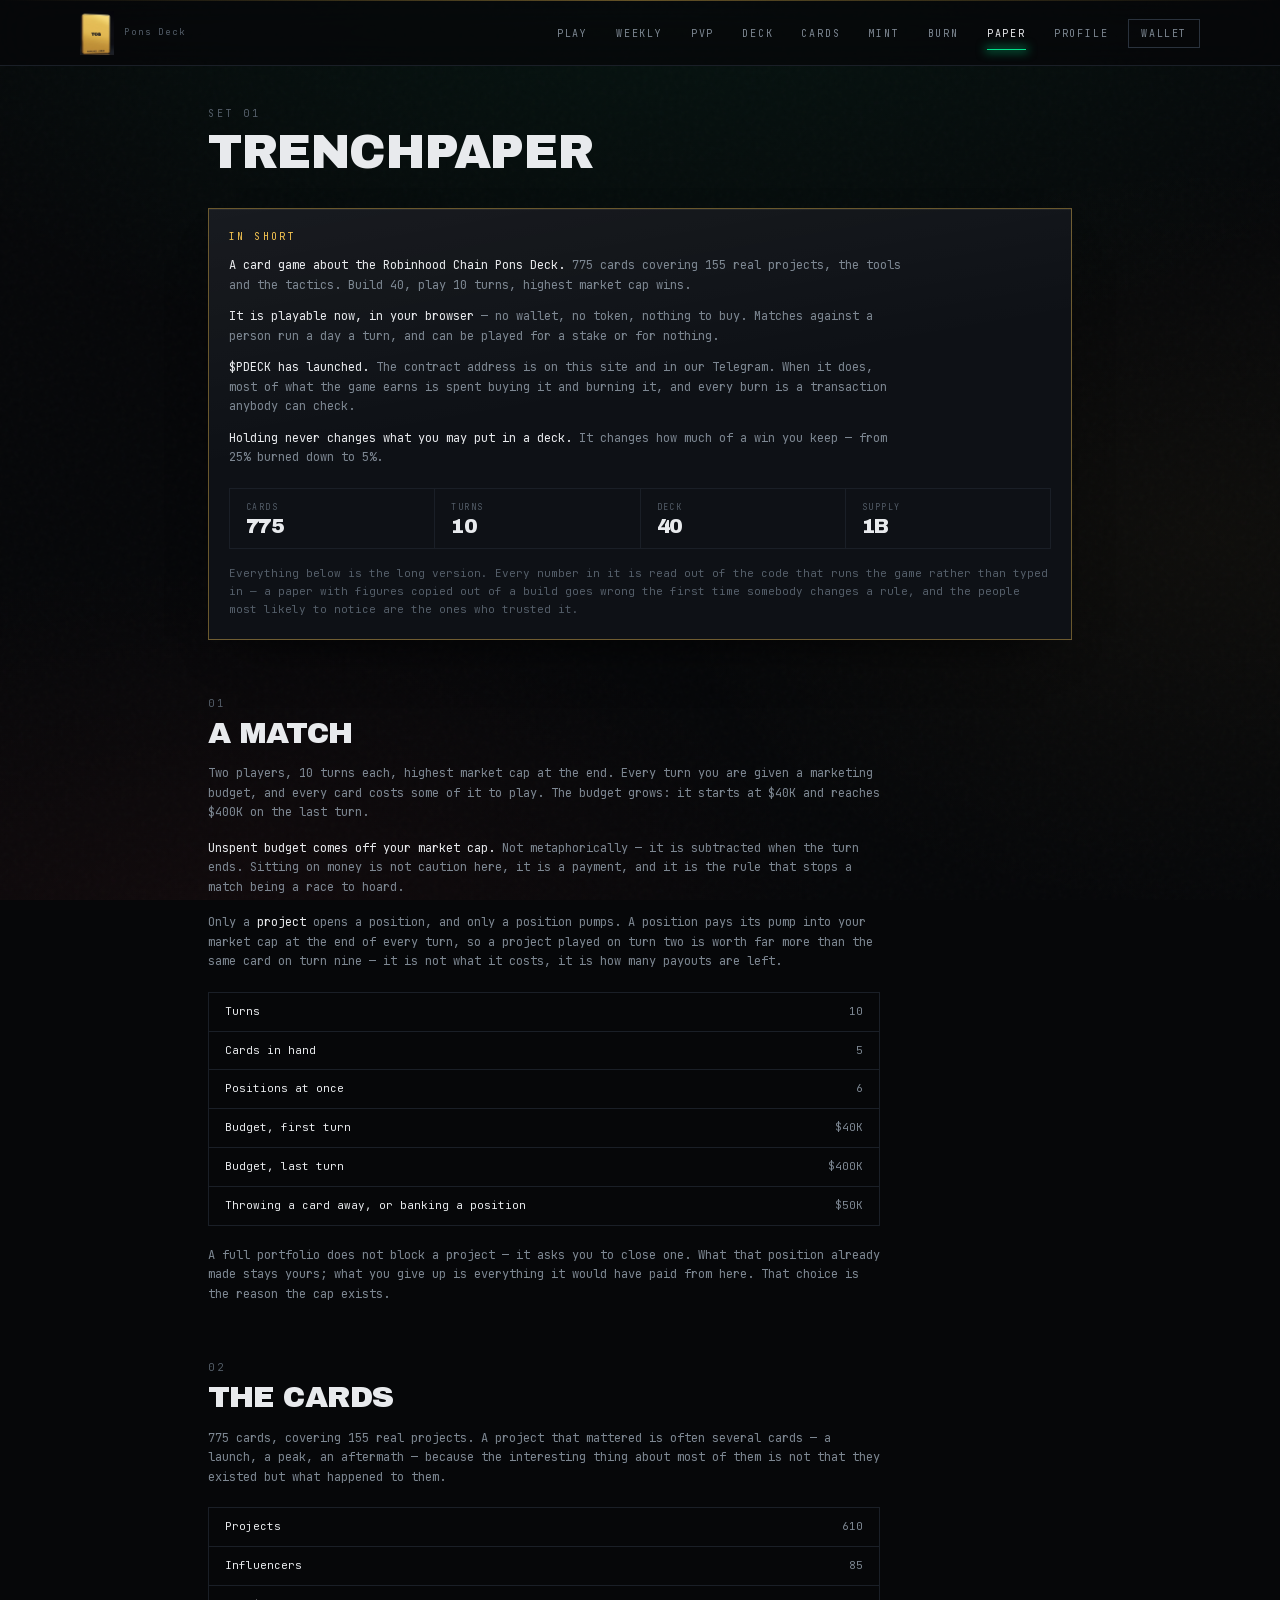
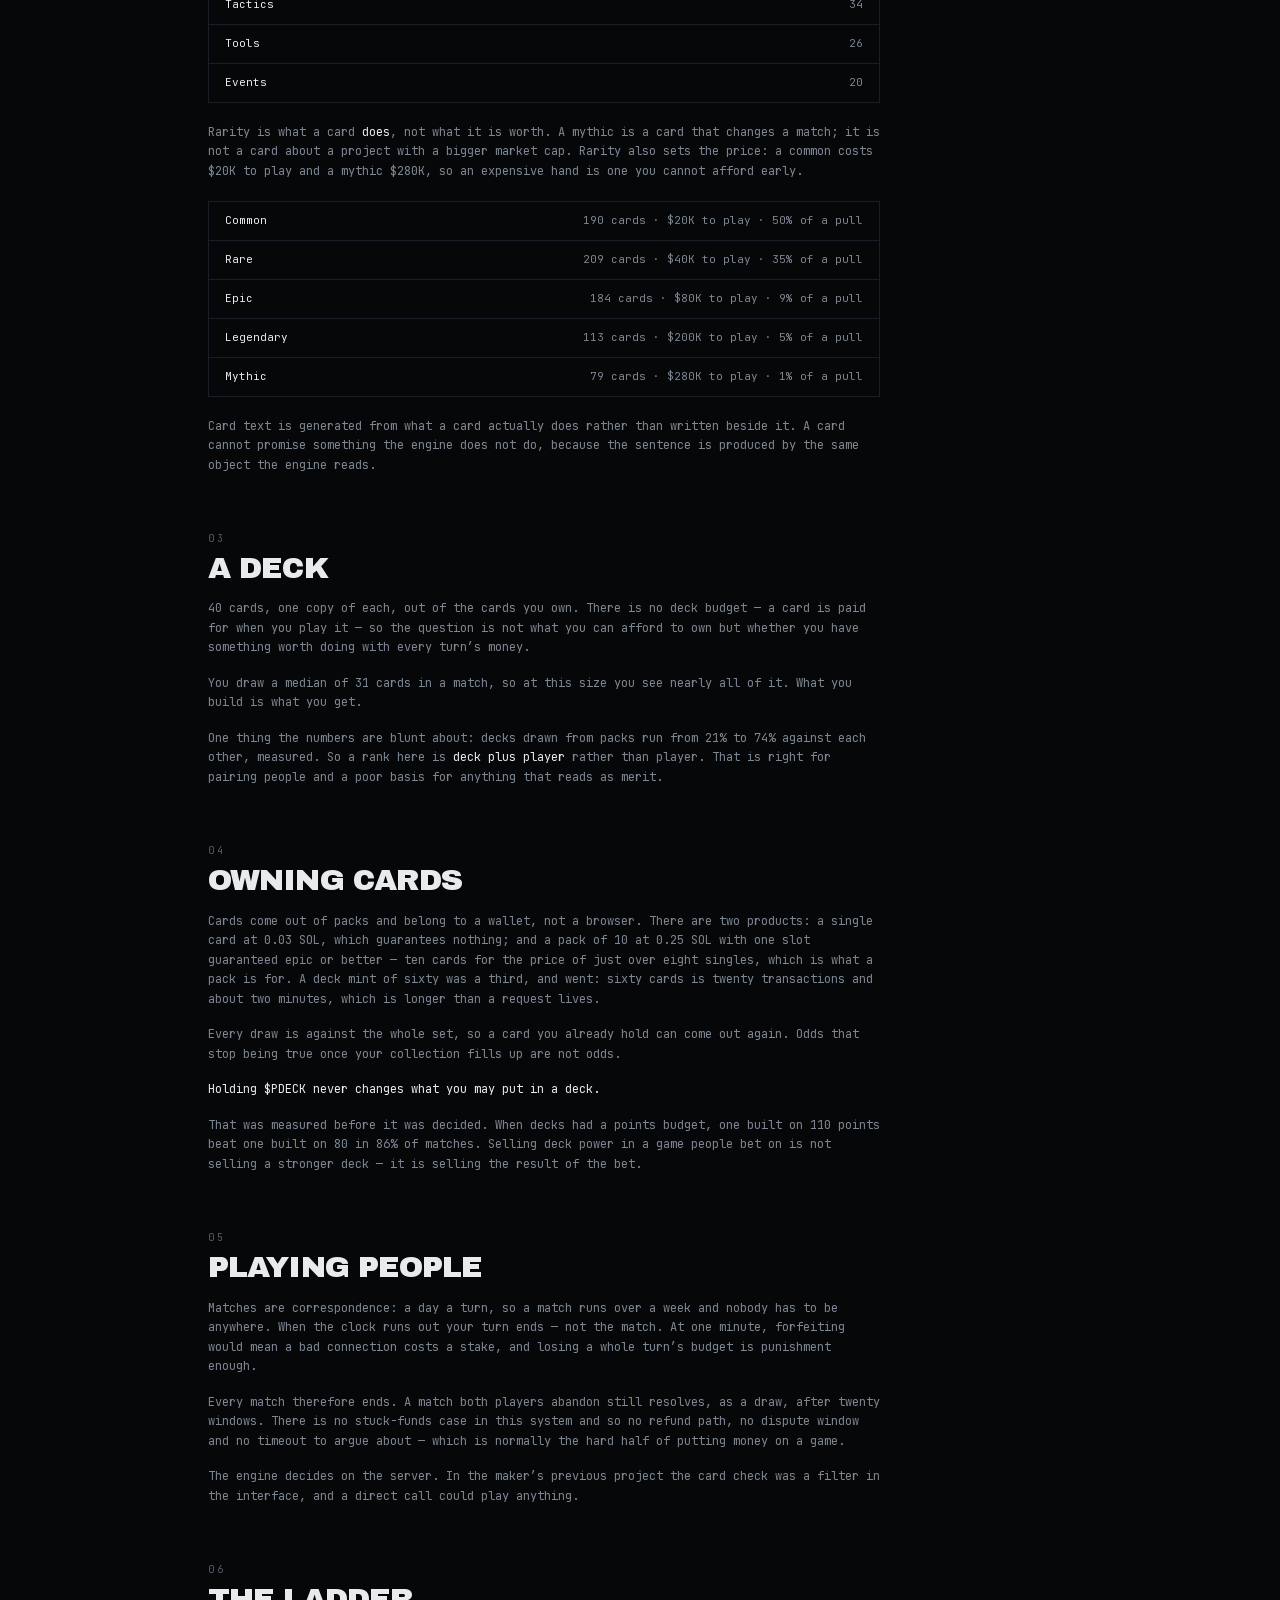
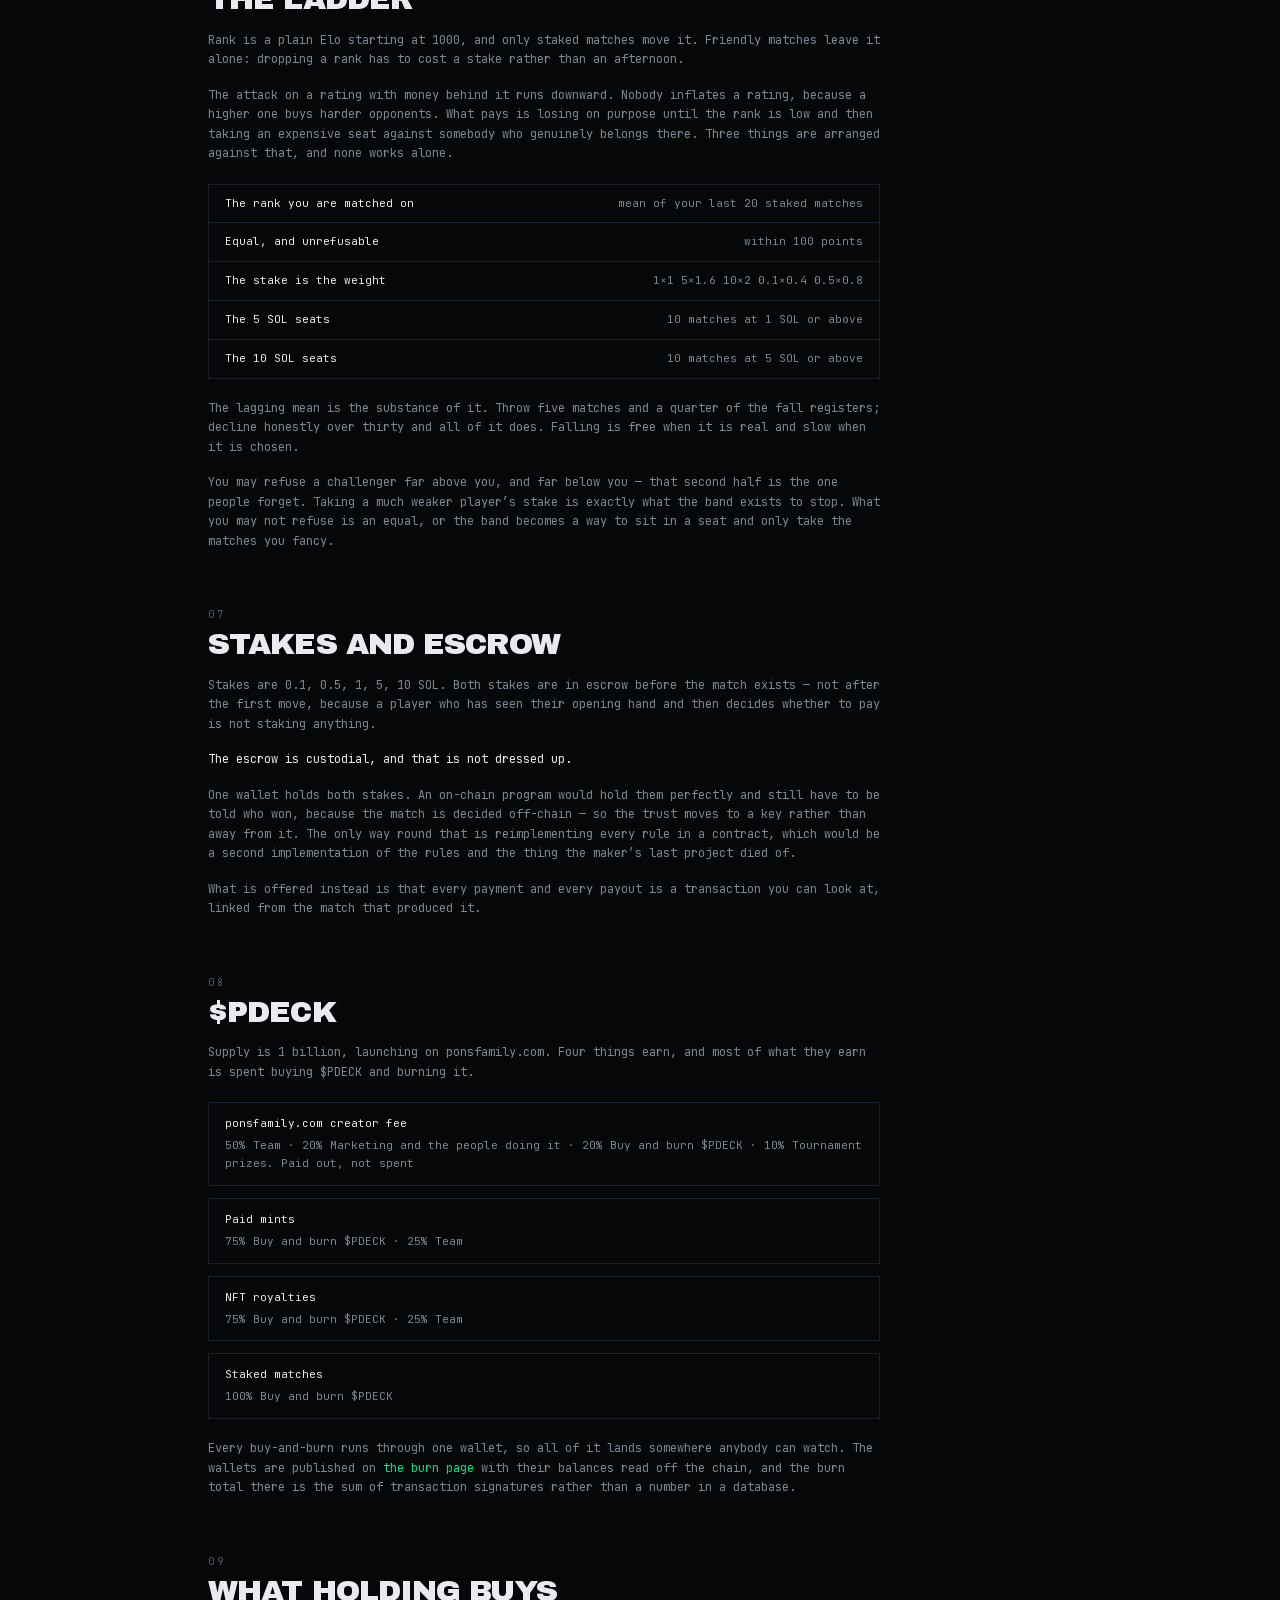
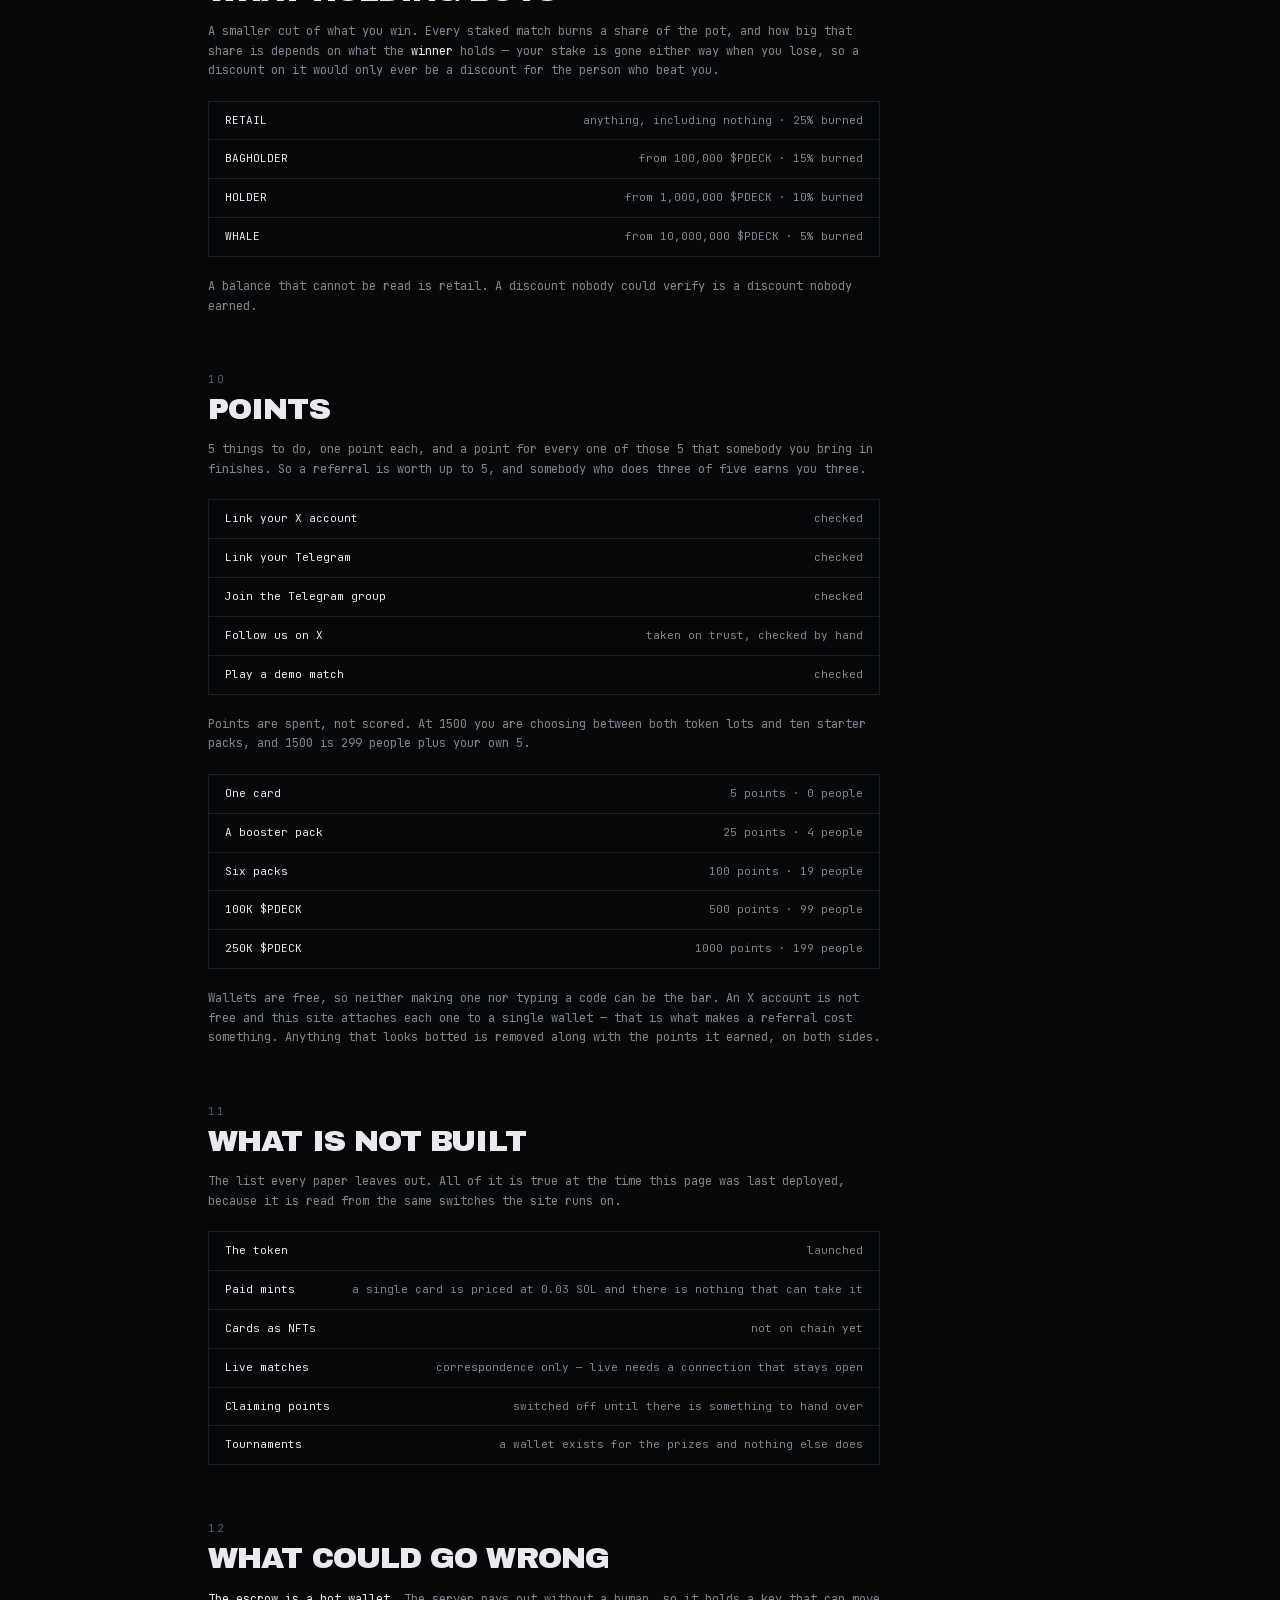
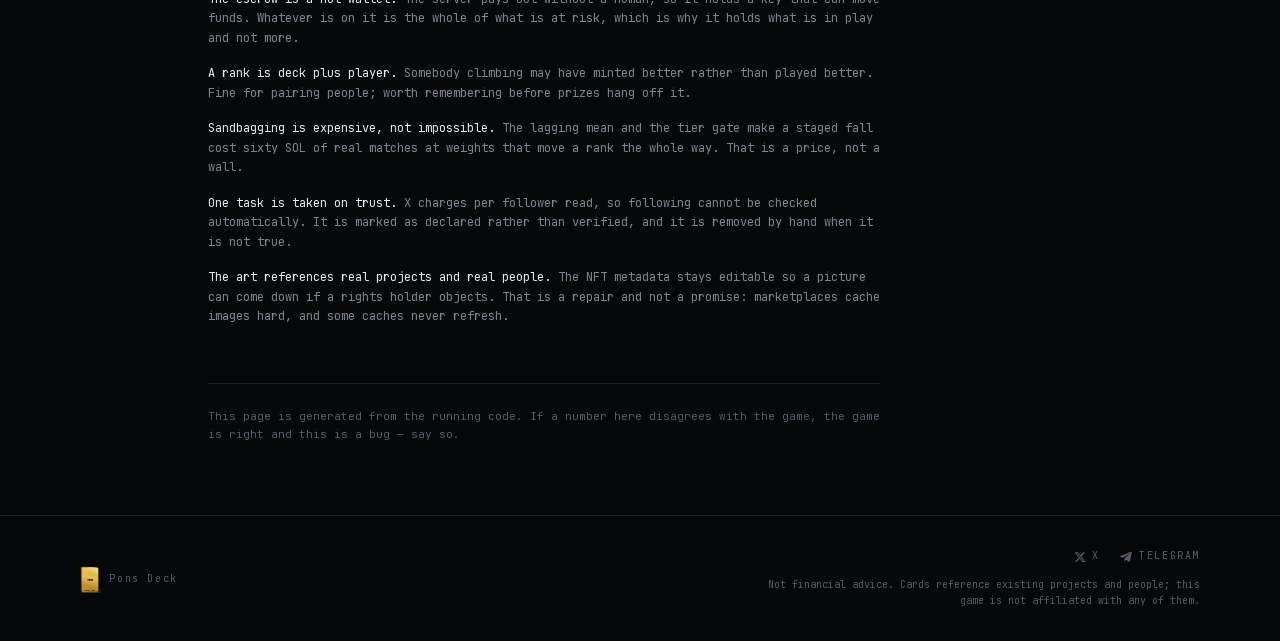
<file: trenchpaper/index.html>
<!DOCTYPE html><html lang="en" class="archivo_black_60aab6a7-module__a0io7q__variable jetbrains_mono_f8290d5a-module__2Nw1lG__variable"><head><meta charSet="utf-8"/><meta name="viewport" content="width=device-width, initial-scale=1"/><link rel="preload" href="/_next/static/media/5e4d537aaa9e154b-s.p.1ewykk74tw0il.woff2" as="font" crossorigin="" type="font/woff2"/><link rel="preload" href="/_next/static/media/70bc3e132a0a741e-s.p.3t6q91iet4nsy.woff2" as="font" crossorigin="" type="font/woff2"/><link rel="preload" as="image" href="/logo.png"/><link rel="stylesheet" href="/_next/static/chunks/2begq67orxpct.css" data-precedence="next"/><link rel="preload" as="script" fetchPriority="low" href="/_next/static/chunks/310vm2bl3xxpt.js"/><script src="/_next/static/chunks/0jkxkc_osfzug.js" async=""></script><script src="/_next/static/chunks/0e-ip9sko4zkx.js" async=""></script><script src="/_next/static/chunks/0u-e01_rjtvdc.js" async=""></script><script src="/_next/static/chunks/turbopack-1wwi3iga9u_0g.js" async=""></script><script src="/_next/static/chunks/06-hdz4_4t0p2.js" async="" crossorigin=""></script><script src="/_next/static/chunks/16tr2kew3rztw.js" async="" crossorigin=""></script><script src="/_next/static/chunks/1-u04g0y1rtwx.js" async="" crossorigin=""></script><script src="/_next/static/chunks/0h2qsuyze9ds1.js" async="" crossorigin=""></script><title>Trenchpaper — Pons Deck</title><meta name="description" content="How the game works, what the token does, what is not built, and what could go wrong."/><meta property="og:title" content="Trenchpaper — Pons Deck"/><meta property="og:description" content="How the game works, what the token does, what is not built, and what could go wrong."/><meta property="og:image" content="https://Pons Deck.cards/opengraph-image.png?opengraph-image.3walmexu-iids.png"/><meta property="og:image:type" content="image/png"/><meta property="og:image:width" content="1200"/><meta property="og:image:height" content="630"/><meta property="og:image:alt" content="Pons Deck — six cards dealt out, market cap climbing to a mythic. Set 01, Robinhood Chain.
"/><meta name="twitter:card" content="summary_large_image"/><meta name="twitter:title" content="Trenchpaper — Pons Deck"/><meta name="twitter:description" content="How the game works, what the token does, what is not built, and what could go wrong."/><meta name="twitter:image" content="https://Pons Deck.cards/twitter-image.png?twitter-image.3walmexu-iids.png"/><meta name="twitter:image:alt" content="Pons Deck — six cards dealt out, market cap climbing to a mythic. Set 01, Robinhood Chain.
"/><meta name="twitter:image:type" content="image/png"/><meta name="twitter:image:width" content="1200"/><meta name="twitter:image:height" content="630"/><link rel="icon" href="/icon.png" sizes="64x64" type="image/png"/><link rel="apple-touch-icon" href="/apple-icon.png" sizes="180x180" type="image/png"/><meta name="next-size-adjust" content=""/><script src="/_next/static/chunks/0cz1d0mv5g_q7.js" noModule=""></script></head><body class="grid-lines flex min-h-screen flex-col"><div hidden=""><!--$--><!--/$--></div><header class="sticky top-0 z-50 border-b border-line bg-ground/70 backdrop-blur-xl"><div class="h-px w-full bg-gradient-to-r from-transparent via-gold/40 to-transparent"></div><nav class="mx-auto flex h-16 max-w-6xl items-center justify-between gap-4 px-4"><a class="group flex items-center gap-2.5" href="/"><img src="/logo.png" alt="TCG" class="h-9 w-auto mix-blend-screen sm:h-11" width="612" height="802"/><span class="hidden text-[9px] tracking-[0.22em] text-faint transition-colors group-hover:text-muted lg:inline">Pons Deck</span></a><div class="flex items-center gap-1"><div class="hidden items-center gap-1 md:flex"><a class="relative px-3 py-2 text-[10px] tracking-[0.18em] transition-colors text-muted hover:text-fg" href="/play">PLAY</a><a class="relative px-3 py-2 text-[10px] tracking-[0.18em] transition-colors text-muted hover:text-fg" href="/tournament">WEEKLY</a><a class="relative px-3 py-2 text-[10px] tracking-[0.18em] transition-colors text-muted hover:text-fg" href="/pvp">PVP</a><a class="relative px-3 py-2 text-[10px] tracking-[0.18em] transition-colors text-muted hover:text-fg" href="/deck">DECK</a><a class="relative px-3 py-2 text-[10px] tracking-[0.18em] transition-colors text-muted hover:text-fg" href="/cards">CARDS</a><a class="relative px-3 py-2 text-[10px] tracking-[0.18em] transition-colors text-muted hover:text-fg" href="/mint">MINT</a><a class="relative px-3 py-2 text-[10px] tracking-[0.18em] transition-colors text-muted hover:text-fg" href="/burn">BURN</a><a class="relative px-3 py-2 text-[10px] tracking-[0.18em] transition-colors text-fg" href="/trenchpaper">PAPER<span class="absolute inset-x-3 -bottom-px h-px bg-pump shadow-[0_0_10px_2px_rgba(0,224,138,0.5)]"></span></a><a class="relative px-3 py-2 text-[10px] tracking-[0.18em] transition-colors text-muted hover:text-fg" href="/profile">PROFILE</a></div><button type="button" aria-expanded="false" aria-label="Open the menu" class="border border-line-strong px-2.5 py-1.5 text-[13px] leading-none text-muted transition-colors hover:border-fg hover:text-fg md:hidden">☰</button><div class="relative ml-1"><button type="button" class="border border-line-strong px-3 py-1.5 text-[10px] tracking-[0.16em] text-muted transition-colors hover:border-pump hover:text-pump">WALLET</button></div></div></nav></header><main class="flex-1"><div class="mx-auto max-w-4xl px-4 py-10"><header><p class="text-[10px] tracking-[0.28em] text-faint">SET 01</p><h1 class="display mt-2 text-4xl sm:text-5xl">TRENCHPAPER</h1></header><div class="mt-8"><div><section class="panel border border-gold/40 px-5 py-5"><p class="text-[10px] tracking-[0.24em] text-gold">IN SHORT</p><div class="mt-3 max-w-2xl space-y-3 text-[12px] leading-relaxed text-muted"><p><span class="text-fg">A card game about the Robinhood Chain Pons Deck.</span> <!-- -->775<!-- --> <!-- -->cards covering <!-- -->155<!-- --> real projects, the tools and the tactics. Build<!-- --> <!-- -->40<!-- -->, play <!-- -->10<!-- --> turns, highest market cap wins.</p><p><span class="text-fg">It is playable now, in your browser</span> — no wallet, no token, nothing to buy. Matches against a person run a day a turn, and can be played for a stake or for nothing.</p><p><span class="text-fg">$PDECK has <!-- -->launched<!-- -->.</span> <!-- -->The contract address is on this site and in our Telegram.<!-- --> <!-- -->When it does, most of what the game earns is spent buying it and burning it, and every burn is a transaction anybody can check.</p><p><span class="text-fg">Holding never changes what you may put in a deck.</span> It changes how much of a win you keep — from <!-- -->25<!-- -->% burned down to <!-- -->5<!-- -->%.</p></div><dl class="mt-5 grid gap-px border border-line bg-line sm:grid-cols-4"><div class="bg-panel px-4 py-3"><dt class="text-[8px] tracking-[0.18em] text-faint">CARDS</dt><dd class="display mt-1 text-xl tabular-nums">775</dd></div><div class="bg-panel px-4 py-3"><dt class="text-[8px] tracking-[0.18em] text-faint">TURNS</dt><dd class="display mt-1 text-xl tabular-nums">10</dd></div><div class="bg-panel px-4 py-3"><dt class="text-[8px] tracking-[0.18em] text-faint">DECK</dt><dd class="display mt-1 text-xl tabular-nums">40</dd></div><div class="bg-panel px-4 py-3"><dt class="text-[8px] tracking-[0.18em] text-faint">SUPPLY</dt><dd class="display mt-1 text-xl tabular-nums">1B</dd></div></dl><p class="mt-4 text-[11px] leading-relaxed text-faint">Everything below is the long version. Every number in it is read out of the code that runs the game rather than typed in — a paper with figures copied out of a build goes wrong the first time somebody changes a rule, and the people most likely to notice are the ones who trusted it.</p></section><section class="mt-14 scroll-mt-24" id="01"><p class="text-[10px] tracking-[0.28em] text-faint">01</p><h2 class="display mt-2 text-2xl sm:text-3xl">A MATCH</h2><div class="mt-4 max-w-2xl space-y-4 text-[12px] leading-relaxed text-muted"><p>Two players, <!-- -->10<!-- --> turns each, highest market cap at the end. Every turn you are given a marketing budget, and every card costs some of it to play. The budget grows: it starts at <!-- -->$40K<!-- --> and reaches<!-- --> <!-- -->$400K<!-- --> on the last turn.</p><p><span class="text-fg">Unspent budget comes off your market cap.</span> Not metaphorically — it is subtracted when the turn ends. Sitting on money is not caution here, it is a payment, and it is the rule that stops a match being a race to hoard.</p><p>Only a <span class="text-fg">project</span> opens a position, and only a position pumps. A position pays its pump into your market cap at the end of every turn, so a project played on turn two is worth far more than the same card on turn nine — it is not what it costs, it is how many payouts are left.</p><dl class="my-5 divide-y divide-line border border-line"><div class="flex flex-wrap items-baseline justify-between gap-3 px-4 py-2.5"><dt class="text-[11px] text-fg">Turns</dt><dd class="text-[11px] tabular-nums text-muted">10</dd></div><div class="flex flex-wrap items-baseline justify-between gap-3 px-4 py-2.5"><dt class="text-[11px] text-fg">Cards in hand</dt><dd class="text-[11px] tabular-nums text-muted">5</dd></div><div class="flex flex-wrap items-baseline justify-between gap-3 px-4 py-2.5"><dt class="text-[11px] text-fg">Positions at once</dt><dd class="text-[11px] tabular-nums text-muted">6</dd></div><div class="flex flex-wrap items-baseline justify-between gap-3 px-4 py-2.5"><dt class="text-[11px] text-fg">Budget, first turn</dt><dd class="text-[11px] tabular-nums text-muted">$40K</dd></div><div class="flex flex-wrap items-baseline justify-between gap-3 px-4 py-2.5"><dt class="text-[11px] text-fg">Budget, last turn</dt><dd class="text-[11px] tabular-nums text-muted">$400K</dd></div><div class="flex flex-wrap items-baseline justify-between gap-3 px-4 py-2.5"><dt class="text-[11px] text-fg">Throwing a card away, or banking a position</dt><dd class="text-[11px] tabular-nums text-muted">$50K</dd></div></dl><p>A full portfolio does not block a project — it asks you to close one. What that position already made stays yours; what you give up is everything it would have paid from here. That choice is the reason the cap exists.</p></div></section><section class="mt-14 scroll-mt-24" id="02"><p class="text-[10px] tracking-[0.28em] text-faint">02</p><h2 class="display mt-2 text-2xl sm:text-3xl">THE CARDS</h2><div class="mt-4 max-w-2xl space-y-4 text-[12px] leading-relaxed text-muted"><p>775<!-- --> cards, covering <!-- -->155<!-- --> real projects. A project that mattered is often several cards — a launch, a peak, an aftermath — because the interesting thing about most of them is not that they existed but what happened to them.</p><dl class="my-5 divide-y divide-line border border-line"><div class="flex flex-wrap items-baseline justify-between gap-3 px-4 py-2.5"><dt class="text-[11px] text-fg">Projects</dt><dd class="text-[11px] tabular-nums text-muted">610</dd></div><div class="flex flex-wrap items-baseline justify-between gap-3 px-4 py-2.5"><dt class="text-[11px] text-fg">Influencers</dt><dd class="text-[11px] tabular-nums text-muted">85</dd></div><div class="flex flex-wrap items-baseline justify-between gap-3 px-4 py-2.5"><dt class="text-[11px] text-fg">Tactics</dt><dd class="text-[11px] tabular-nums text-muted">34</dd></div><div class="flex flex-wrap items-baseline justify-between gap-3 px-4 py-2.5"><dt class="text-[11px] text-fg">Tools</dt><dd class="text-[11px] tabular-nums text-muted">26</dd></div><div class="flex flex-wrap items-baseline justify-between gap-3 px-4 py-2.5"><dt class="text-[11px] text-fg">Events</dt><dd class="text-[11px] tabular-nums text-muted">20</dd></div></dl><p>Rarity is what a card <span class="text-fg">does</span>, not what it is worth. A mythic is a card that changes a match; it is not a card about a project with a bigger market cap. Rarity also sets the price: a common costs<!-- --> <!-- -->$20K<!-- --> to play and a mythic <!-- -->$280K<!-- -->, so an expensive hand is one you cannot afford early.</p><dl class="my-5 divide-y divide-line border border-line"><div class="flex flex-wrap items-baseline justify-between gap-3 px-4 py-2.5"><dt class="text-[11px] text-fg">Common</dt><dd class="text-[11px] tabular-nums text-muted">190 cards · $20K to play · 50% of a pull</dd></div><div class="flex flex-wrap items-baseline justify-between gap-3 px-4 py-2.5"><dt class="text-[11px] text-fg">Rare</dt><dd class="text-[11px] tabular-nums text-muted">209 cards · $40K to play · 35% of a pull</dd></div><div class="flex flex-wrap items-baseline justify-between gap-3 px-4 py-2.5"><dt class="text-[11px] text-fg">Epic</dt><dd class="text-[11px] tabular-nums text-muted">184 cards · $80K to play · 9% of a pull</dd></div><div class="flex flex-wrap items-baseline justify-between gap-3 px-4 py-2.5"><dt class="text-[11px] text-fg">Legendary</dt><dd class="text-[11px] tabular-nums text-muted">113 cards · $200K to play · 5% of a pull</dd></div><div class="flex flex-wrap items-baseline justify-between gap-3 px-4 py-2.5"><dt class="text-[11px] text-fg">Mythic</dt><dd class="text-[11px] tabular-nums text-muted">79 cards · $280K to play · 1% of a pull</dd></div></dl><p>Card text is generated from what a card actually does rather than written beside it. A card cannot promise something the engine does not do, because the sentence is produced by the same object the engine reads.</p></div></section><section class="mt-14 scroll-mt-24" id="03"><p class="text-[10px] tracking-[0.28em] text-faint">03</p><h2 class="display mt-2 text-2xl sm:text-3xl">A DECK</h2><div class="mt-4 max-w-2xl space-y-4 text-[12px] leading-relaxed text-muted"><p>40<!-- --> cards, one copy of each, out of the cards you own. There is no deck budget — a card is paid for when you play it — so the question is not what you can afford to own but whether you have something worth doing with every turn’s money.</p><p>You draw a median of 31 cards in a match, so at this size you see nearly all of it. What you build is what you get.</p><p>One thing the numbers are blunt about: decks drawn from packs run from 21% to 74% against each other, measured. So a rank here is <span class="text-fg">deck plus player</span> <!-- -->rather than player. That is right for pairing people and a poor basis for anything that reads as merit.</p></div></section><section class="mt-14 scroll-mt-24" id="04"><p class="text-[10px] tracking-[0.28em] text-faint">04</p><h2 class="display mt-2 text-2xl sm:text-3xl">OWNING CARDS</h2><div class="mt-4 max-w-2xl space-y-4 text-[12px] leading-relaxed text-muted"><p>Cards come out of packs and belong to a wallet, not a browser. There are two products: a single card at <!-- -->0.03 SOL<!-- -->, which guarantees nothing; and a pack of<!-- --> <!-- -->10<!-- --> at <!-- -->0.25 SOL<!-- --> with one slot guaranteed epic or better — ten cards for the price of just over eight singles, which is what a pack is for. A deck mint of sixty was a third, and went: sixty cards is twenty transactions and about two minutes, which is longer than a request lives.</p><p>Every draw is against the whole set, so a card you already hold can come out again. Odds that stop being true once your collection fills up are not odds.</p><p class="text-fg">Holding $PDECK never changes what you may put in a deck.</p><p>That was measured before it was decided. When decks had a points budget, one built on 110 points beat one built on 80 in 86% of matches. Selling deck power in a game people bet on is not selling a stronger deck — it is selling the result of the bet.</p></div></section><section class="mt-14 scroll-mt-24" id="05"><p class="text-[10px] tracking-[0.28em] text-faint">05</p><h2 class="display mt-2 text-2xl sm:text-3xl">PLAYING PEOPLE</h2><div class="mt-4 max-w-2xl space-y-4 text-[12px] leading-relaxed text-muted"><p>Matches are correspondence: a day a turn, so a match runs over a week and nobody has to be anywhere. When the clock runs out your turn ends — not the match. At one minute, forfeiting would mean a bad connection costs a stake, and losing a whole turn’s budget is punishment enough.</p><p>Every match therefore ends. A match both players abandon still resolves, as a draw, after twenty windows. There is no stuck-funds case in this system and so no refund path, no dispute window and no timeout to argue about — which is normally the hard half of putting money on a game.</p><p>The engine decides on the server. In the maker’s previous project the card check was a filter in the interface, and a direct call could play anything.</p></div></section><section class="mt-14 scroll-mt-24" id="06"><p class="text-[10px] tracking-[0.28em] text-faint">06</p><h2 class="display mt-2 text-2xl sm:text-3xl">THE LADDER</h2><div class="mt-4 max-w-2xl space-y-4 text-[12px] leading-relaxed text-muted"><p>Rank is a plain Elo starting at <!-- -->1000<!-- -->, and only staked matches move it. Friendly matches leave it alone: dropping a rank has to cost a stake rather than an afternoon.</p><p>The attack on a rating with money behind it runs downward. Nobody inflates a rating, because a higher one buys harder opponents. What pays is losing on purpose until the rank is low and then taking an expensive seat against somebody who genuinely belongs there. Three things are arranged against that, and none works alone.</p><dl class="my-5 divide-y divide-line border border-line"><div class="flex flex-wrap items-baseline justify-between gap-3 px-4 py-2.5"><dt class="text-[11px] text-fg">The rank you are matched on</dt><dd class="text-[11px] tabular-nums text-muted">mean of your last 20 staked matches</dd></div><div class="flex flex-wrap items-baseline justify-between gap-3 px-4 py-2.5"><dt class="text-[11px] text-fg">Equal, and unrefusable</dt><dd class="text-[11px] tabular-nums text-muted">within 100 points</dd></div><div class="flex flex-wrap items-baseline justify-between gap-3 px-4 py-2.5"><dt class="text-[11px] text-fg">The stake is the weight</dt><dd class="text-[11px] tabular-nums text-muted">1×1  5×1.6  10×2  0.1×0.4  0.5×0.8</dd></div><div class="flex flex-wrap items-baseline justify-between gap-3 px-4 py-2.5"><dt class="text-[11px] text-fg">The 5 SOL seats</dt><dd class="text-[11px] tabular-nums text-muted">10 matches at 1 SOL or above</dd></div><div class="flex flex-wrap items-baseline justify-between gap-3 px-4 py-2.5"><dt class="text-[11px] text-fg">The 10 SOL seats</dt><dd class="text-[11px] tabular-nums text-muted">10 matches at 5 SOL or above</dd></div></dl><p>The lagging mean is the substance of it. Throw five matches and a quarter of the fall registers; decline honestly over thirty and all of it does. Falling is free when it is real and slow when it is chosen.</p><p>You may refuse a challenger far above you, and far below you — that second half is the one people forget. Taking a much weaker player’s stake is exactly what the band exists to stop. What you may not refuse is an equal, or the band becomes a way to sit in a seat and only take the matches you fancy.</p></div></section><section class="mt-14 scroll-mt-24" id="07"><p class="text-[10px] tracking-[0.28em] text-faint">07</p><h2 class="display mt-2 text-2xl sm:text-3xl">STAKES AND ESCROW</h2><div class="mt-4 max-w-2xl space-y-4 text-[12px] leading-relaxed text-muted"><p>Stakes are <!-- -->0.1, 0.5, 1, 5, 10<!-- --> SOL. Both stakes are in escrow before the match exists — not after the first move, because a player who has seen their opening hand and then decides whether to pay is not staking anything.</p><p class="text-fg">The escrow is custodial, and that is not dressed up.</p><p>One wallet holds both stakes. An on-chain program would hold them perfectly and still have to be told who won, because the match is decided off-chain — so the trust moves to a key rather than away from it. The only way round that is reimplementing every rule in a contract, which would be a second implementation of the rules and the thing the maker’s last project died of.</p><p>What is offered instead is that every payment and every payout is a transaction you can look at, linked from the match that produced it.</p></div></section><section class="mt-14 scroll-mt-24" id="08"><p class="text-[10px] tracking-[0.28em] text-faint">08</p><h2 class="display mt-2 text-2xl sm:text-3xl">$PDECK</h2><div class="mt-4 max-w-2xl space-y-4 text-[12px] leading-relaxed text-muted"><p>Supply is <!-- -->1<!-- --> billion, launching on ponsfamily.com. Four things earn, and most of what they earn is spent buying $PDECK and burning it.</p><dl class="my-5 space-y-3"><div class="border border-line px-4 py-3"><dt class="text-[11px] text-fg">ponsfamily.com creator fee</dt><dd class="mt-1 text-[11px] text-muted">50% Team · 20% Marketing and the people doing it · 20% Buy and burn $PDECK · 10% Tournament prizes. Paid out, not spent</dd></div><div class="border border-line px-4 py-3"><dt class="text-[11px] text-fg">Paid mints</dt><dd class="mt-1 text-[11px] text-muted">75% Buy and burn $PDECK · 25% Team</dd></div><div class="border border-line px-4 py-3"><dt class="text-[11px] text-fg">NFT royalties</dt><dd class="mt-1 text-[11px] text-muted">75% Buy and burn $PDECK · 25% Team</dd></div><div class="border border-line px-4 py-3"><dt class="text-[11px] text-fg">Staked matches</dt><dd class="mt-1 text-[11px] text-muted">100% Buy and burn $PDECK</dd></div></dl><p>Every buy-and-burn runs through one wallet, so all of it lands somewhere anybody can watch. The wallets are published on<!-- --> <a class="text-pump hover:underline" href="/burn">the burn page</a> <!-- -->with their balances read off the chain, and the burn total there is the sum of transaction signatures rather than a number in a database.</p></div></section><section class="mt-14 scroll-mt-24" id="09"><p class="text-[10px] tracking-[0.28em] text-faint">09</p><h2 class="display mt-2 text-2xl sm:text-3xl">WHAT HOLDING BUYS</h2><div class="mt-4 max-w-2xl space-y-4 text-[12px] leading-relaxed text-muted"><p>A smaller cut of what you win. Every staked match burns a share of the pot, and how big that share is depends on what the <span class="text-fg">winner</span> holds — your stake is gone either way when you lose, so a discount on it would only ever be a discount for the person who beat you.</p><dl class="my-5 divide-y divide-line border border-line"><div class="flex flex-wrap items-baseline justify-between gap-3 px-4 py-2.5"><dt class="text-[11px] text-fg">RETAIL</dt><dd class="text-[11px] tabular-nums text-muted">anything, including nothing · 25% burned</dd></div><div class="flex flex-wrap items-baseline justify-between gap-3 px-4 py-2.5"><dt class="text-[11px] text-fg">BAGHOLDER</dt><dd class="text-[11px] tabular-nums text-muted">from 100,000 $PDECK · 15% burned</dd></div><div class="flex flex-wrap items-baseline justify-between gap-3 px-4 py-2.5"><dt class="text-[11px] text-fg">HOLDER</dt><dd class="text-[11px] tabular-nums text-muted">from 1,000,000 $PDECK · 10% burned</dd></div><div class="flex flex-wrap items-baseline justify-between gap-3 px-4 py-2.5"><dt class="text-[11px] text-fg">WHALE</dt><dd class="text-[11px] tabular-nums text-muted">from 10,000,000 $PDECK · 5% burned</dd></div></dl><p>A balance that cannot be read is retail. A discount nobody could verify is a discount nobody earned.</p></div></section><section class="mt-14 scroll-mt-24" id="10"><p class="text-[10px] tracking-[0.28em] text-faint">10</p><h2 class="display mt-2 text-2xl sm:text-3xl">POINTS</h2><div class="mt-4 max-w-2xl space-y-4 text-[12px] leading-relaxed text-muted"><p>5<!-- --> things to do, one point each, and a point for every one of those<!-- --> <!-- -->5<!-- --> that somebody you bring in finishes. So a referral is worth up to<!-- --> <!-- -->5<!-- -->, and somebody who does three of five earns you three.</p><dl class="my-5 divide-y divide-line border border-line"><div class="flex flex-wrap items-baseline justify-between gap-3 px-4 py-2.5"><dt class="text-[11px] text-fg">Link your X account</dt><dd class="text-[11px] tabular-nums text-muted">checked</dd></div><div class="flex flex-wrap items-baseline justify-between gap-3 px-4 py-2.5"><dt class="text-[11px] text-fg">Link your Telegram</dt><dd class="text-[11px] tabular-nums text-muted">checked</dd></div><div class="flex flex-wrap items-baseline justify-between gap-3 px-4 py-2.5"><dt class="text-[11px] text-fg">Join the Telegram group</dt><dd class="text-[11px] tabular-nums text-muted">checked</dd></div><div class="flex flex-wrap items-baseline justify-between gap-3 px-4 py-2.5"><dt class="text-[11px] text-fg">Follow us on X</dt><dd class="text-[11px] tabular-nums text-muted">taken on trust, checked by hand</dd></div><div class="flex flex-wrap items-baseline justify-between gap-3 px-4 py-2.5"><dt class="text-[11px] text-fg">Play a demo match</dt><dd class="text-[11px] tabular-nums text-muted">checked</dd></div></dl><p>Points are spent, not scored. At 1500 you are choosing between both token lots and ten starter packs, and 1500 is <!-- -->299<!-- --> people plus your own <!-- -->5<!-- -->.</p><dl class="my-5 divide-y divide-line border border-line"><div class="flex flex-wrap items-baseline justify-between gap-3 px-4 py-2.5"><dt class="text-[11px] text-fg">One card</dt><dd class="text-[11px] tabular-nums text-muted">5 points · 0 people</dd></div><div class="flex flex-wrap items-baseline justify-between gap-3 px-4 py-2.5"><dt class="text-[11px] text-fg">A booster pack</dt><dd class="text-[11px] tabular-nums text-muted">25 points · 4 people</dd></div><div class="flex flex-wrap items-baseline justify-between gap-3 px-4 py-2.5"><dt class="text-[11px] text-fg">Six packs</dt><dd class="text-[11px] tabular-nums text-muted">100 points · 19 people</dd></div><div class="flex flex-wrap items-baseline justify-between gap-3 px-4 py-2.5"><dt class="text-[11px] text-fg">100K $PDECK</dt><dd class="text-[11px] tabular-nums text-muted">500 points · 99 people</dd></div><div class="flex flex-wrap items-baseline justify-between gap-3 px-4 py-2.5"><dt class="text-[11px] text-fg">250K $PDECK</dt><dd class="text-[11px] tabular-nums text-muted">1000 points · 199 people</dd></div></dl><p>Wallets are free, so neither making one nor typing a code can be the bar. An X account is not free and this site attaches each one to a single wallet — that is what makes a referral cost something. Anything that looks botted is removed along with the points it earned, on both sides.</p></div></section><section class="mt-14 scroll-mt-24" id="11"><p class="text-[10px] tracking-[0.28em] text-faint">11</p><h2 class="display mt-2 text-2xl sm:text-3xl">WHAT IS NOT BUILT</h2><div class="mt-4 max-w-2xl space-y-4 text-[12px] leading-relaxed text-muted"><p>The list every paper leaves out. All of it is true at the time this page was last deployed, because it is read from the same switches the site runs on.</p><dl class="my-5 divide-y divide-line border border-line"><div class="flex flex-wrap items-baseline justify-between gap-3 px-4 py-2.5"><dt class="text-[11px] text-fg">The token</dt><dd class="text-[11px] tabular-nums text-muted">launched</dd></div><div class="flex flex-wrap items-baseline justify-between gap-3 px-4 py-2.5"><dt class="text-[11px] text-fg">Paid mints</dt><dd class="text-[11px] tabular-nums text-muted">a single card is priced at 0.03 SOL and there is nothing that can take it</dd></div><div class="flex flex-wrap items-baseline justify-between gap-3 px-4 py-2.5"><dt class="text-[11px] text-fg">Cards as NFTs</dt><dd class="text-[11px] tabular-nums text-muted">not on chain yet</dd></div><div class="flex flex-wrap items-baseline justify-between gap-3 px-4 py-2.5"><dt class="text-[11px] text-fg">Live matches</dt><dd class="text-[11px] tabular-nums text-muted">correspondence only — live needs a connection that stays open</dd></div><div class="flex flex-wrap items-baseline justify-between gap-3 px-4 py-2.5"><dt class="text-[11px] text-fg">Claiming points</dt><dd class="text-[11px] tabular-nums text-muted">switched off until there is something to hand over</dd></div><div class="flex flex-wrap items-baseline justify-between gap-3 px-4 py-2.5"><dt class="text-[11px] text-fg">Tournaments</dt><dd class="text-[11px] tabular-nums text-muted">a wallet exists for the prizes and nothing else does</dd></div></dl></div></section><section class="mt-14 scroll-mt-24" id="12"><p class="text-[10px] tracking-[0.28em] text-faint">12</p><h2 class="display mt-2 text-2xl sm:text-3xl">WHAT COULD GO WRONG</h2><div class="mt-4 max-w-2xl space-y-4 text-[12px] leading-relaxed text-muted"><p><span class="text-fg">The escrow is a hot wallet.</span> The server pays out without a human, so it holds a key that can move funds. Whatever is on it is the whole of what is at risk, which is why it holds what is in play and not more.</p><p><span class="text-fg">A rank is deck plus player.</span> Somebody climbing may have minted better rather than played better. Fine for pairing people; worth remembering before prizes hang off it.</p><p><span class="text-fg">Sandbagging is expensive, not impossible.</span> The lagging mean and the tier gate make a staged fall cost sixty SOL of real matches at weights that move a rank the whole way. That is a price, not a wall.</p><p><span class="text-fg">One task is taken on trust.</span> X charges per follower read, so following cannot be checked automatically. It is marked as declared rather than verified, and it is removed by hand when it is not true.</p><p><span class="text-fg">The art references real projects and real people.</span> The NFT metadata stays editable so a picture can come down if a rights holder objects. That is a repair and not a promise: marketplaces cache images hard, and some caches never refresh.</p></div></section><p class="mt-14 max-w-2xl border-t border-line pt-6 text-[11px] leading-relaxed text-faint">This page is generated from the running code. If a number here disagrees with the game, the game is right and this is a bug — say so.</p></div></div></div><!--$--><!--/$--></main><footer class="mt-8 border-t border-line"><div class="mx-auto flex max-w-6xl flex-col gap-3 px-4 py-8 text-[10px] leading-relaxed text-faint sm:flex-row sm:items-center sm:justify-between"><p class="tracking-[0.16em]"><img src="/logo.png" alt="TCG" class="inline-block h-7 w-auto align-middle mix-blend-screen" width="612" height="802"/><span class="ml-2 align-middle">Pons Deck</span></p><div class="flex flex-col gap-3 sm:items-end"><span class="flex items-center gap-5"><a href="https://x.com/Pons Deckcards" target="_blank" rel="noopener noreferrer" title="@Pons Deckcards" class="inline-flex items-center gap-1.5 tracking-[0.16em] transition-colors hover:text-pump"><svg viewBox="0 0 24 24" aria-hidden="true" class="h-3 w-3 shrink-0 fill-current"><path d="M18.9 2.3h3.4l-7.5 8.5L23.6 22h-6.9l-5.4-7-6.2 7H1.7l8-9.1L.9 2.3h7l4.9 6.4zm-1.2 17.6h1.9L7.1 4.3H5z"></path></svg>X</a><a href="https://t.me/Pons Deckcards" target="_blank" rel="noopener noreferrer" class="inline-flex items-center gap-1.5 tracking-[0.16em] transition-colors hover:text-pump"><svg viewBox="0 0 24 24" aria-hidden="true" class="h-3.5 w-3.5 shrink-0 fill-current"><path d="M21.9 4.3 18.7 19.4c-.2 1-.9 1.3-1.7.8l-4.7-3.5-2.3 2.2c-.3.3-.5.5-1 .5l.4-5 9.1-8.2c.4-.4-.1-.6-.6-.2L6.6 13.1 1.9 11.6c-1-.3-1-1 .2-1.5l18.5-7.1c.9-.3 1.6.2 1.3 1.3z"></path></svg>TELEGRAM</a></span><p class="max-w-md sm:text-right">Not financial advice. Cards reference existing projects and people; this game is not affiliated with any of them.</p></div></div></footer><script src="/_next/static/chunks/310vm2bl3xxpt.js" id="_R_" async=""></script><script>(self.__next_f=self.__next_f||[]).push([0])</script><script>self.__next_f.push([1,"1:\"$Sreact.fragment\"\n2:I[5207,[\"/_next/static/chunks/06-hdz4_4t0p2.js\",\"/_next/static/chunks/16tr2kew3rztw.js\",\"/_next/static/chunks/1-u04g0y1rtwx.js\"],\"CopycatWarning\"]\n3:I[42724,[\"/_next/static/chunks/06-hdz4_4t0p2.js\",\"/_next/static/chunks/16tr2kew3rztw.js\",\"/_next/static/chunks/1-u04g0y1rtwx.js\"],\"Nav\"]\n4:I[1586,[\"/_next/static/chunks/06-hdz4_4t0p2.js\",\"/_next/static/chunks/16tr2kew3rztw.js\",\"/_next/static/chunks/1-u04g0y1rtwx.js\"],\"RefCatcher\"]\n5:I[39756,[\"/_next/static/chunks/0h2qsuyze9ds1.js\"],\"default\"]\n6:I[37457,[\"/_next/static/chunks/0h2qsuyze9ds1.js\"],\"default\"]\n7:I[56691,[\"/_next/static/chunks/06-hdz4_4t0p2.js\",\"/_next/static/chunks/16tr2kew3rztw.js\",\"/_next/static/chunks/1-u04g0y1rtwx.js\"],\"Footer\"]\n1d:I[68027,[\"/_next/static/chunks/06-hdz4_4t0p2.js\",\"/_next/static/chunks/16tr2kew3rztw.js\",\"/_next/static/chunks/1-u04g0y1rtwx.js\"],\"default\",1]\n:HL[\"/_next/static/chunks/2begq67orxpct.css\",\"style\"]\n:HL[\"/_next/static/media/5e4d537aaa9e154b-s.p.1ewykk74tw0il.woff2\",\"font\",{\"crossOrigin\":\"\",\"type\":\"font/woff2\"}]\n:HL[\"/_next/static/media/70bc3e132a0a741e-s.p.3t6q91iet4nsy.woff2\",\"font\",{\"crossOrigin\":\"\",\"type\":\"font/woff2\"}]\n1b:X\n0:{\"P\":null,\"c\":[\"\",\"trenchpaper\"],\"q\":\"\",\"i\":false,\"f\":[[[\"\",{\"children\":[\"trenchpaper\",{\"children\":[\"__PAGE__\",{},\"$undefined\",\"$undefined\",4608]},\"$undefined\",\"$undefined\",4608]},\"$undefined\",\"$undefined\",4624],[[\"$\",\"$1\",\"c\",{\"children\":[[[\"$\",\"link\",\"0\",{\"rel\":\"stylesheet\",\"href\":\"/_next/static/chunks/2begq67orxpct.css\",\"precedence\":\"next\",\"crossOrigin\":\"$undefined\",\"nonce\":\"$undefined\"}],[\"$\",\"script\",\"script-0\",{\"src\":\"/_next/static/chunks/06-hdz4_4t0p2.js\",\"async\":true,\"nonce\":\"$undefined\"}],[\"$\",\"script\",\"script-1\",{\"src\":\"/_next/static/chunks/16tr2kew3rztw.js\",\"async\":true,\"nonce\":\"$undefined\"}],[\"$\",\"script\",\"script-2\",{\"src\":\"/_next/static/chunks/1-u04g0y1rtwx.js\",\"async\":true,\"nonce\":\"$undefined\"}]],[\"$\",\"html\",null,{\"lang\":\"en\",\"className\":\"archivo_black_60aab6a7-module__a0io7q__variable jetbrains_mono_f8290d5a-module__2Nw1lG__variable\",\"children\":[\"$\",\"body\",null,{\"className\":\"grid-lines flex min-h-screen flex-col\",\"children\":[[\"$\",\"$L2\",null,{}],[\"$\",\"$L3\",null,{}],[\"$\",\"$L4\",null,{}],[\"$\",\"main\",null,{\"className\":\"flex-1\",\"children\":[\"$\",\"$L5\",null,{\"parallelRouterKey\":\"children\",\"error\":\"$undefined\",\"errorStyles\":\"$undefined\",\"errorScripts\":\"$undefined\",\"template\":[\"$\",\"$L6\",null,{}],\"templateStyles\":\"$undefined\",\"templateScripts\":\"$undefined\",\"notFound\":[[[\"$\",\"title\",null,{\"children\":\"404: This page could not be found.\"}],[\"$\",\"div\",null,{\"style\":{\"fontFamily\":\"system-ui,\\\"Segoe UI\\\",Roboto,Helvetica,Arial,sans-serif,\\\"Apple Color Emoji\\\",\\\"Segoe UI Emoji\\\"\",\"height\":\"100vh\",\"textAlign\":\"center\",\"display\":\"flex\",\"flexDirection\":\"column\",\"alignItems\":\"center\",\"justifyContent\":\"center\"},\"children\":[\"$\",\"div\",null,{\"children\":[[\"$\",\"style\",null,{\"dangerouslySetInnerHTML\":{\"__html\":\"body{color:#000;background:#fff;margin:0}.next-error-h1{border-right:1px solid rgba(0,0,0,.3)}@media (prefers-color-scheme:dark){body{color:#fff;background:#000}.next-error-h1{border-right:1px solid rgba(255,255,255,.3)}}\"}}],[\"$\",\"h1\",null,{\"className\":\"next-error-h1\",\"style\":{\"display\":\"inline-block\",\"margin\":\"0 20px 0 0\",\"padding\":\"0 23px 0 0\",\"fontSize\":24,\"fontWeight\":500,\"verticalAlign\":\"top\",\"lineHeight\":\"49px\"},\"children\":404}],[\"$\",\"div\",null,{\"style\":{\"display\":\"inline-block\"},\"children\":[\"$\",\"h2\",null,{\"style\":{\"fontSize\":14,\"fontWeight\":400,\"lineHeight\":\"49px\",\"margin\":0},\"children\":\"This page could not be found.\"}]}]]}]}]],[]],\"forbidden\":\"$undefined\",\"unauthorized\":\"$undefined\"}]}],[\"$\",\"$L7\",null,{}]]}]}]]}],{\"children\":[[\"$\",\"$1\",\"c\",{\"children\":[null,[\"$\",\"$L5\",null,{\"parallelRouterKey\":\"children\",\"error\":\"$undefined\",\"errorStyles\":\"$undefined\",\"errorScripts\":\"$undefined\",\"template\":[\"$\",\"$L6\",null,{}],\"templateStyles\":\"$undefined\",\"templateScripts\":\"$undefined\",\"notFound\":\"$undefined\",\"forbidden\":\"$undefined\",\"unauthorized\":\"$undefined\"}]]}],{\"children\":[[\"$\",\"$1\",\"c\",{\"children\":[[\"$\",\"div\",null,{\"className\":\"mx-auto max-w-4xl px-4 py-10\",\"children\":[[\"$\",\"header\",null,{\"children\":[[\"$\",\"p\",null,{\"className\":\"text-[10px] tracking-[0.28em] text-faint\",\"children\":\"SET 01\"}],[\"$\",\"h1\",null,{\"className\":\"display mt-2 text-4xl sm:text-5xl\",\"children\":\"TRENCHPAPER\"}]]}],[\"$\",\"div\",null,{\"className\":\"mt-8\",\"children\":[\"$\",\"div\",null,{\"children\":[[\"$\",\"section\",null,{\"className\":\"panel border border-gold/40 px-5 py-5\",\"children\":[[\"$\",\"p\",null,{\"className\":\"text-[10px] tracking-[0.24em] text-gold\",\"children\":\"IN SHORT\"}],[\"$\",\"div\",null,{\"className\":\"mt-3 max-w-2xl space-y-3 text-[12px] leading-relaxed text-muted\",\"children\":[[\"$\",\"p\",null,{\"children\":[[\"$\",\"span\",null,{\"className\":\"text-fg\",\"children\":\"A card game about the Robinhood Chain Pons Deck.\"}],\" \",775,\" \",\"cards covering \",155,\" real projects, the tools and the tactics. Build\",\" \",40,\", play \",10,\" turns, highest market cap wins.\"]}],[\"$\",\"p\",null,{\"children\":[[\"$\",\"span\",null,{\"className\":\"text-fg\",\"children\":\"It is playable now, in your browser\"}],\" — no wallet, no token, nothing to buy. Matches against a person run a day a turn, and can be played for a stake or for nothing.\"]}],[\"$\",\"p\",null,{\"children\":[[\"$\",\"span\",null,{\"className\":\"text-fg\",\"children\":[\"$$PDECK has \",\"launched\",\".\"]}],\" \",\"The contract address is on this site and in our Telegram.\",\" \",\"When it does, most of what the game earns is spent buying it and burning it, and every burn is a transaction anybody can check.\"]}],[\"$\",\"p\",null,{\"children\":[[\"$\",\"span\",null,{\"className\":\"text-fg\",\"children\":\"Holding never changes what you may put in a deck.\"}],\" It changes how much of a win you keep — from \",25,\"% burned down to \",5,\"%.\"]}]]}],[\"$\",\"dl\",null,{\"className\":\"mt-5 grid gap-px border border-line bg-line sm:grid-cols-4\",\"children\":[[\"$\",\"div\",\"CARDS\",{\"className\":\"bg-panel px-4 py-3\",\"children\":[[\"$\",\"dt\",null,{\"className\":\"text-[8px] tracking-[0.18em] text-faint\",\"children\":\"CARDS\"}],\"$L8\"]}],\"$L9\",\"$La\",\"$Lb\"]}],\"$Lc\"]}],\"$Ld\",\"$Le\",\"$Lf\",\"$L10\",\"$L11\",\"$L12\",\"$L13\",\"$L14\",\"$L15\",\"$L16\",\"$L17\",\"$L18\",\"$L19\"]}]}]]}],null,\"$L1a\"]}],{},null,false,null]},null,false,\"$1b\"]},null,false,null],\"$L1c\",false]],\"m\":\"$undefined\",\"G\":[\"$1d\",[\"$L1e\"]],\"S\":true,\"h\":null,\"r\":\"$undefined\",\"s\":\"$undefined\",\"a\":\"$undefined\",\"l\":\"$undefined\",\"p\":\"$undefined\",\"d\":\"$undefined\",\"b\":\"Y2ON2FE_qGMHmkNe8Q0mJ\"}\n20:I[22016,[\"/_next/static/chunks/06-hdz4_4t0p2.js\",\"/_next/static/chunks/16tr2kew3rztw.js\",\"/_next/static/chunks/1-u04g0y1rtwx.js\"],\"\"]\n21:I[97367,[\"/_next/static/chunks/0h2qsuyze9ds1.js\"],\"OutletBoundary\"]\n22:\"$Sreact.suspense\"\n24:I[97367,[\"/_next/static/chunks/0h2qsuyze9ds1.js\"],\"ViewportBoundary\"]\n26:I[97367,[\"/_next/static/chunks/0h2qsuyze9ds1.js\"],\"MetadataBoundary\"]\n8:[\"$\",\"dd\",null,{\"className\":\"display mt-1 text-xl tabular-nums\",\"children\":\"775\"}]\n9:[\"$\",\"div\",\"TURNS\",{\"className\":\"bg-panel px-4 py-3\",\"children\":[[\"$\",\"dt\",null,{\"className\":\"text-[8px] tracking-[0.18em] text-faint\",\"children\":\"TURNS\"}],[\"$\",\"dd\",null,{\"className\":\"display mt-1 text-xl tabular-nums\",\"children\":\"10\"}]]}]\na:[\"$\",\"div\",\"DECK\",{\"className\":\"bg-panel px-4 py-3\",\"children\":[[\"$\",\"dt\",null,{\"className\":\"text-[8px] tracking-[0.18em] text-faint\",\"children\":\"DECK\"}],[\"$\",\"dd\",null,{\"className\":\"display mt-1 text-xl tabular-nums\",\"children\":\"40\"}]]}]\nb:[\"$\",\"div\",\"SUPPLY\",{\"className\":\"bg-panel px-4 py-3\",\"children\":[[\"$\",\"dt\",null,{\"className\":\"text-[8px] tracking-[0.18em] text-faint\",\"children\":\"SUPPLY\"}],[\"$\",\"dd\",null,{\"className\":\"display mt-1 text-xl tabular-nums\",\"children\":\"1B\"}]]}]\nc:[\"$\",\"p\",null,{\"className\":\"mt-4 text-[11px] leading-relaxed text-faint\",\"children\":\"Everything below is the long version. Every number in it is read out of the code that runs the game rather than typed in — a paper with figures copied out of a build goes wrong the first time somebody changes a rule, and the people most likely to notice are the ones who trusted it.\"}]\nd:[\"$\",\"section\",null,{\"className\":\"mt-14 scroll-mt-24\",\"id\":\"01\",\"children\":[[\"$\",\"p\",null,{\"className\":\"text-[10px] tracking-[0.28em] text-faint\",\"children\":\"01\"}],[\"$\",\"h2\",null,{\"className\":\"display mt-2 text-2xl sm:text-3xl\",\"children\":\"A MATCH\"}],[\"$\",\"div\",null,{\"className\":\"mt-4 max-w-2xl space-y-4 text-[12px] leading-relaxed text-muted\",\"children\":[[\"$\",\"p\",null,{\"children\":[\"Two players, \",10,\" turns each, highest market cap at the end. Every turn you are given a marketing budget, and every card costs some of it to play. The budget grows: it starts at \",\"$$40K\",\" and reaches\",\" \",\"$$400K\",\" on the last turn.\"]}],[\"$\",\"p\",null,{\"children\":[[\"$\",\"span\",null,{\"className\":\"text-fg\",\"children\":\"Unspent budget comes off your market cap.\"}],\" Not metaphorically — it is subtracted when the turn ends. Sitting on money is not caution here, it is a payment, and it is the rule that stops a match being a race to hoard.\"]}],[\"$\",\"p\",null,{\"children\":[\"Only a \",[\"$\",\"span\",null,{\"className\":\"text-fg\",\"children\":\"project\"}],\" opens a position, and only a position pumps. A position pays its pump into your market cap at the end of every turn, so a project played on turn two is worth far more than the same card on turn nine — it is not what it costs, it is how many payouts are left.\"]}],[\"$\",\"dl\",null,{\"className\":\"my-5 divide-y divide-line border border-line\",\"children\":[[\"$\",\"div\",\"Turns\",{\"className\":\"flex flex-wrap items-baseline justify-between gap-3 px-4 py-2.5\",\"children\":[[\"$\",\"dt\",null,{\"className\":\"text-[11px] text-fg\",\"children\":\"Turns\"}],[\"$\",\"dd\",null,{\"className\":\"text-[11px] tabular-nums text-muted\",\"children\":\"10\"}]]}],[\"$\",\"div\",\"Cards in hand\",{\"className\":\"flex flex-wrap items-baseline justify-between gap-3 px-4 py-2.5\",\"children\":[[\"$\",\"dt\",null,{\"className\":\"text-[11px] text-fg\",\"children\":\"Cards in hand\"}],[\"$\",\"dd\",null,{\"className\":\"text-[11px] tabular-nums text-muted\",\"children\":\"5\"}]]}],[\"$\",\"div\",\"Positions at once\",{\"className\":\"flex flex-wrap items-baseline justify-between gap-3 px-4 py-2.5\",\"children\":[[\"$\",\"dt\",null,{\"className\":\"text-[11px] text-fg\",\"children\":\"Positions at once\"}],[\"$\",\"dd\",null,{\"className\":\"text-[11px] tabular-nums text-muted\",\"children\":\"6\"}]]}],[\"$\",\"div\",\"Budget, first turn\",{\"className\":\"flex flex-wrap items-baseline justify-between gap-3 px-4 py-2.5\",\"children\":[[\"$\",\"dt\",null,{\"className\":\"text-[11px] text-fg\",\"children\":\"Budget, first turn\"}],[\"$\",\"dd\",null,{\"className\":\"text-[11px] tabular-nums text-muted\",\"children\":\"$$40K\"}]]}],[\"$\",\"div\",\"Budget, last turn\",{\"className\":\"flex flex-wrap items-baseline justify-between gap-3 px-4 py-2.5\",\"children\":[[\"$\",\"dt\",null,{\"className\":\"text-[11px] text-fg\",\"children\":\"Budget, last turn\"}],[\"$\",\"dd\",null,{\"className\":\"text-[11px] tabular-nums text-muted\",\"children\":\"$$400K\"}]]}],[\"$\",\"div\",\"Throwing a card away, or banking a position\",{\"className\":\"flex flex-wrap items-baseline justify-between gap-3 px-4 py-2.5\",\"children\":[[\"$\",\"dt\",null,{\"className\":\"text-[11px] text-fg\",\"children\":\"Throwing a card away, or banking a position\"}],[\"$\",\"dd\",null,{\"className\":\"text-[11px] tabular-nums text-muted\",\"children\":\"$$50K\"}]]}]]}],[\"$\",\"p\",null,{\"children\":\"A full portfolio does not block a project — it asks you to close one. What that position already made stays yours; what you give up is everything it would have paid from here. That choice is the reason the cap exists.\"}]]}]]}]\ne:[\"$\",\"section\",null,{\"className\":\"mt-14 scroll-mt-24\",\"id\":\"02\",\"children\":[[\"$\",\"p\",null,{\"className\":\"text-[10px] tracking-[0.28em] text-faint\",\"children\":\"02\"}],[\"$\",\"h2\",null,{\"className\":\"display mt-2 text-2xl sm:text-3xl\",\"children\":\"THE CARDS\"}],[\"$\",\"div\",null,{\"className\":\"mt-4 max-w-2xl space-y-4 text-[12px] leading-relaxed text-muted\",\"children\":[[\"$\",\"p\",null,{\"children\":[775,\" cards, covering \",155,\" real projects. A project that mattered is often several cards — a launch, a peak, an aftermath — because the interesting thing about most of them is not that they existed but what happened to them.\"]}],[\"$\",\"dl\",null,{\"className\":\"my-5 divide-y divide-line border border-line\",\"children\":[[\"$\",\"div\",\"Projects\",{\"className\":\"flex flex-wrap items-baseline justify-between gap-3 px-4 py-2.5\",\"children\":[[\"$\",\"dt\",null,{\"className\":\"text-[11px] text-fg\",\"children\":\"Projects\"}],[\"$\",\"dd\",null,{\"className\":\"text-[11px] tabular-nums text-muted\",\"children\":\"610\"}]]}],[\"$\",\"div\",\"Influencers\",{\"className\":\"flex flex-wrap items-baseline justify-between gap-3 px-4 py-2.5\",\"children\":[[\"$\",\"dt\",null,{\"className\":\"text-[11px] text-fg\",\"children\":\"Influencers\"}],[\"$\",\"dd\",null,{\"className\":\"text-[11px] tabular-nums text-muted\",\"children\":\"85\"}]]}],[\"$\",\"div\",\"Tactics\",{\"className\":\"flex flex-wrap items-baseline justify-between gap-3 px-4 py-2.5\",\"children\":[[\"$\",\"dt\",null,{\"className\":\"text-[11px] text-fg\",\"children\":\"Tactics\"}],[\"$\",\"dd\",null,{\"className\":\"text-[11px] tabular-nums text-muted\",\"children\":\"34\"}]]}],[\"$\",\"div\",\"Tools\",{\"className\":\"flex flex-wrap items-baseline justify-between gap-3 px-4 py-2.5\",\"children\":[[\"$\",\"dt\",null,{\"className\":\"text-[11px] text-fg\",\"children\":\"Tools\"}],[\"$\",\"dd\",null,{\"className\":\"text-[11px] tabular-nums text-muted\",\"children\":\"26\"}]]}],[\"$\",\"div\",\"Events\",{\"className\":\"flex flex-wrap items-baseline justify-between gap-3 px-4 py-2.5\",\"children\":[[\"$\",\"dt\",null,{\"className\":\"text-[11px] text-fg\",\"children\":\"Events\"}],[\"$\",\"dd\",null,{\"className\":\"text-[11px] tabular-nums text-muted\",\"children\":\"20\"}]]}]]}],[\"$\",\"p\",null,{\"children\":[\"Rarity is what a card \",[\"$\",\"span\",null,{\"className\":\"text-fg\",\"children\":\"does\"}],\", not what it is worth. A mythic is a card that changes a match; it is not a card about a project with a bigger market cap. Rarity also sets the price: a common costs\",\" \",\"$$20K\",\" to play and a mythic \",\"$$280K\",\", so an expensive hand is one you cannot afford early.\"]}],[\"$\",\"dl\",null,{\"className\":\"my-5 divide-y divide-line border border-line\",\"children\":[[\"$\",\"div\",\"Common\",{\"className\":\"flex flex-wrap items-baseline justify-between gap-3 px-4 py-2.5\",\"children\":[[\"$\",\"dt\",null,{\"className\":\"text-[11px] text-fg\",\"children\":\"Common\"}],[\"$\",\"dd\",null,{\"className\":\"text-[11px] tabular-nums text-muted\",\"children\":\"190 cards · $20K to play · 50% of a pull\"}]]}],[\"$\",\"div\",\"Rare\",{\"className\":\"flex flex-wrap items-baseline justify-between gap-3 px-4 py-2.5\",\"children\":[[\"$\",\"dt\",null,{\"className\":\"text-[11px] text-fg\",\"children\":\"Rare\"}],[\"$\",\"dd\",null,{\"className\":\"text-[11px] tabular-nums text-muted\",\"children\":\"209 cards · $40K to play · 35% of a pull\"}]]}],[\"$\",\"div\",\"Epic\",{\"className\":\"flex flex-wrap items-baseline justify-between gap-3 px-4 py-2.5\",\"children\":[[\"$\",\"dt\",null,{\"className\":\"text-[11px] text-fg\",\"children\":\"Epic\"}],[\"$\",\"dd\",null,{\"className\":\"text-[11px] tabular-nums text-muted\",\"children\":\"184 cards · $80K to play · 9% of a pull\"}]]}],[\"$\",\"div\",\"Legendary\",{\"className\":\"flex flex-wrap items-baseline justify-between gap-3 px-4 py-2.5\",\"children\":[[\"$\",\"dt\",null,{\"className\":\"text-[11px] text-fg\",\"children\":\"Legendary\"}],[\"$\",\"dd\",null,{\"className\":\"text-[11px] tabular-nums text-muted\",\"children\":\"113 cards · $200K to play · 5% of a pull\"}]]}],[\"$\",\"div\",\"Mythic\",{\"className\":\"flex flex-wrap items-baseline justify-between gap-3 px-4 py-2.5\",\"children\":[[\"$\",\"dt\",null,{\"className\":\"text-[11px] text-fg\",\"children\":\"Mythic\"}],[\"$\",\"dd\",null,{\"className\":\"text-[11px] tabular-nums text-muted\",\"children\":\"79 cards · $280K to play · 1% of a pull\"}]]}]]}],\"$L1f\"]}]]}]\nf:[\"$\",\"section\",null,{\"className\":\"mt-14 scroll-mt-24\",\"id\":\"03\",\"children\":[[\"$\",\"p\",null,{\"className\":\"text-[10px] tracking-[0.28em] text-faint\",\"children\":\"03\"}],[\"$\",\"h2\",null,{\"className\":\"display mt-2 text-2xl sm:text-3xl\",\"children\":\"A DECK\"}],[\"$\",\"div\",null,{\"className\":\"mt-4 max-w-2xl space-y-4 text-[12px] leading-relaxed text-muted\",\"children\":[[\"$\",\"p\",null,{\"children\":[40,\" cards, one copy of each, out of the cards you own. There is no deck budget — a card is paid for when you play it — so the question is not what you can afford to own but whether you have something worth doing with every turn’s money.\"]}],[\"$\",\"p\",null,{\"children\":\"You draw a median of 31 cards in a match, so at this size you see nearly all of it. What you build is what you get.\"}],[\"$\",\"p\",null,{\"children\":[\"One thing the numbers are blunt about: decks drawn from packs run from 21% to 74% against each other, measured. So a rank here is \",[\"$\",\"span\",null,{\"className\":\"text-fg\",\"children\":\"deck plus player\"}],\" \",\"rather than player. That is right for pairing people and a poor basis for anything that reads as merit.\"]}]]}]]}]\n10:[\"$\",\"section\",null,{\"className\":\"mt-14 scroll-mt-24\",\"id\":\"04\",\"children\":[[\"$\",\"p\",null,{\"className\":\"text-[10px] tracking-[0.28em] text-faint\",\"children\":\"04\"}],[\"$\",\"h2\",null,{\"className\":\"display mt-2 text-2xl sm:text-3xl\",\"children\":\"OWNING CARDS\"}],[\"$\",\"div\",null,{\"className\":\"mt-4 max-w-2xl space-y-4 text-[12px] leading-relaxed text-muted\",\"children\":[[\"$\",\"p\",null,{\"children\":[\"Cards come out of packs and belong to a wallet, not a browser. There are two products: a single card at \",\"0.03 SOL\",\", which guarantees nothing; and a pack of\",\" \",10,\" at \",\"0.25 SOL\",\" with one slot guaranteed epic or better — ten cards for the price of just over eight singles, which is what a pack is for. A deck mint of sixty was a third, and went: sixty cards is twenty transactions and about two minutes, which is longer than a request lives.\"]}],[\"$\",\"p\",null,{\"children\":\"Every draw is against the whole set, so a card you already hold can come out again. Odds that stop being true once your collection fills up are not odds.\"}],[\"$\",\"p\",null,{\"className\":\"text-fg\",\"children\":\"Holding $PDECK never changes what you may put in a deck.\"}],[\"$\",\"p\",null,{\"children\":\"That was measured before it was decided. When decks had a points budget, one built on 110 points beat one built on 80 in 86% of matches. Selling deck power in a game people bet on is not selling a stronger deck — it is selling the result of the bet.\"}]]}]]}]\n"])</script><script>self.__next_f.push([1,"11:[\"$\",\"section\",null,{\"className\":\"mt-14 scroll-mt-24\",\"id\":\"05\",\"children\":[[\"$\",\"p\",null,{\"className\":\"text-[10px] tracking-[0.28em] text-faint\",\"children\":\"05\"}],[\"$\",\"h2\",null,{\"className\":\"display mt-2 text-2xl sm:text-3xl\",\"children\":\"PLAYING PEOPLE\"}],[\"$\",\"div\",null,{\"className\":\"mt-4 max-w-2xl space-y-4 text-[12px] leading-relaxed text-muted\",\"children\":[[\"$\",\"p\",null,{\"children\":\"Matches are correspondence: a day a turn, so a match runs over a week and nobody has to be anywhere. When the clock runs out your turn ends — not the match. At one minute, forfeiting would mean a bad connection costs a stake, and losing a whole turn’s budget is punishment enough.\"}],[\"$\",\"p\",null,{\"children\":\"Every match therefore ends. A match both players abandon still resolves, as a draw, after twenty windows. There is no stuck-funds case in this system and so no refund path, no dispute window and no timeout to argue about — which is normally the hard half of putting money on a game.\"}],[\"$\",\"p\",null,{\"children\":\"The engine decides on the server. In the maker’s previous project the card check was a filter in the interface, and a direct call could play anything.\"}]]}]]}]\n12:[\"$\",\"section\",null,{\"className\":\"mt-14 scroll-mt-24\",\"id\":\"06\",\"children\":[[\"$\",\"p\",null,{\"className\":\"text-[10px] tracking-[0.28em] text-faint\",\"children\":\"06\"}],[\"$\",\"h2\",null,{\"className\":\"display mt-2 text-2xl sm:text-3xl\",\"children\":\"THE LADDER\"}],[\"$\",\"div\",null,{\"className\":\"mt-4 max-w-2xl space-y-4 text-[12px] leading-relaxed text-muted\",\"children\":[[\"$\",\"p\",null,{\"children\":[\"Rank is a plain Elo starting at \",1000,\", and only staked matches move it. Friendly matches leave it alone: dropping a rank has to cost a stake rather than an afternoon.\"]}],[\"$\",\"p\",null,{\"children\":\"The attack on a rating with money behind it runs downward. Nobody inflates a rating, because a higher one buys harder opponents. What pays is losing on purpose until the rank is low and then taking an expensive seat against somebody who genuinely belongs there. Three things are arranged against that, and none works alone.\"}],[\"$\",\"dl\",null,{\"className\":\"my-5 divide-y divide-line border border-line\",\"children\":[[\"$\",\"div\",\"The rank you are matched on\",{\"className\":\"flex flex-wrap items-baseline justify-between gap-3 px-4 py-2.5\",\"children\":[[\"$\",\"dt\",null,{\"className\":\"text-[11px] text-fg\",\"children\":\"The rank you are matched on\"}],[\"$\",\"dd\",null,{\"className\":\"text-[11px] tabular-nums text-muted\",\"children\":\"mean of your last 20 staked matches\"}]]}],[\"$\",\"div\",\"Equal, and unrefusable\",{\"className\":\"flex flex-wrap items-baseline justify-between gap-3 px-4 py-2.5\",\"children\":[[\"$\",\"dt\",null,{\"className\":\"text-[11px] text-fg\",\"children\":\"Equal, and unrefusable\"}],[\"$\",\"dd\",null,{\"className\":\"text-[11px] tabular-nums text-muted\",\"children\":\"within 100 points\"}]]}],[\"$\",\"div\",\"The stake is the weight\",{\"className\":\"flex flex-wrap items-baseline justify-between gap-3 px-4 py-2.5\",\"children\":[[\"$\",\"dt\",null,{\"className\":\"text-[11px] text-fg\",\"children\":\"The stake is the weight\"}],[\"$\",\"dd\",null,{\"className\":\"text-[11px] tabular-nums text-muted\",\"children\":\"1×1  5×1.6  10×2  0.1×0.4  0.5×0.8\"}]]}],[\"$\",\"div\",\"The 5 SOL seats\",{\"className\":\"flex flex-wrap items-baseline justify-between gap-3 px-4 py-2.5\",\"children\":[[\"$\",\"dt\",null,{\"className\":\"text-[11px] text-fg\",\"children\":\"The 5 SOL seats\"}],[\"$\",\"dd\",null,{\"className\":\"text-[11px] tabular-nums text-muted\",\"children\":\"10 matches at 1 SOL or above\"}]]}],[\"$\",\"div\",\"The 10 SOL seats\",{\"className\":\"flex flex-wrap items-baseline justify-between gap-3 px-4 py-2.5\",\"children\":[[\"$\",\"dt\",null,{\"className\":\"text-[11px] text-fg\",\"children\":\"The 10 SOL seats\"}],[\"$\",\"dd\",null,{\"className\":\"text-[11px] tabular-nums text-muted\",\"children\":\"10 matches at 5 SOL or above\"}]]}]]}],[\"$\",\"p\",null,{\"children\":\"The lagging mean is the substance of it. Throw five matches and a quarter of the fall registers; decline honestly over thirty and all of it does. Falling is free when it is real and slow when it is chosen.\"}],[\"$\",\"p\",null,{\"children\":\"You may refuse a challenger far above you, and far below you — that second half is the one people forget. Taking a much weaker player’s stake is exactly what the band exists to stop. What you may not refuse is an equal, or the band becomes a way to sit in a seat and only take the matches you fancy.\"}]]}]]}]\n13:[\"$\",\"section\",null,{\"className\":\"mt-14 scroll-mt-24\",\"id\":\"07\",\"children\":[[\"$\",\"p\",null,{\"className\":\"text-[10px] tracking-[0.28em] text-faint\",\"children\":\"07\"}],[\"$\",\"h2\",null,{\"className\":\"display mt-2 text-2xl sm:text-3xl\",\"children\":\"STAKES AND ESCROW\"}],[\"$\",\"div\",null,{\"className\":\"mt-4 max-w-2xl space-y-4 text-[12px] leading-relaxed text-muted\",\"children\":[[\"$\",\"p\",null,{\"children\":[\"Stakes are \",\"0.1, 0.5, 1, 5, 10\",\" SOL. Both stakes are in escrow before the match exists — not after the first move, because a player who has seen their opening hand and then decides whether to pay is not staking anything.\"]}],[\"$\",\"p\",null,{\"className\":\"text-fg\",\"children\":\"The escrow is custodial, and that is not dressed up.\"}],[\"$\",\"p\",null,{\"children\":\"One wallet holds both stakes. An on-chain program would hold them perfectly and still have to be told who won, because the match is decided off-chain — so the trust moves to a key rather than away from it. The only way round that is reimplementing every rule in a contract, which would be a second implementation of the rules and the thing the maker’s last project died of.\"}],[\"$\",\"p\",null,{\"children\":\"What is offered instead is that every payment and every payout is a transaction you can look at, linked from the match that produced it.\"}]]}]]}]\n14:[\"$\",\"section\",null,{\"className\":\"mt-14 scroll-mt-24\",\"id\":\"08\",\"children\":[[\"$\",\"p\",null,{\"className\":\"text-[10px] tracking-[0.28em] text-faint\",\"children\":\"08\"}],[\"$\",\"h2\",null,{\"className\":\"display mt-2 text-2xl sm:text-3xl\",\"children\":\"$$PDECK\"}],[\"$\",\"div\",null,{\"className\":\"mt-4 max-w-2xl space-y-4 text-[12px] leading-relaxed text-muted\",\"children\":[[\"$\",\"p\",null,{\"children\":[\"Supply is \",\"1\",\" billion, launching on ponsfamily.com. Four things earn, and most of what they earn is spent buying $PDECK and burning it.\"]}],[\"$\",\"dl\",null,{\"className\":\"my-5 space-y-3\",\"children\":[[\"$\",\"div\",\"creator-fee\",{\"className\":\"border border-line px-4 py-3\",\"children\":[[\"$\",\"dt\",null,{\"className\":\"text-[11px] text-fg\",\"children\":\"ponsfamily.com creator fee\"}],[\"$\",\"dd\",null,{\"className\":\"mt-1 text-[11px] text-muted\",\"children\":\"50% Team · 20% Marketing and the people doing it · 20% Buy and burn $PDECK · 10% Tournament prizes. Paid out, not spent\"}]]}],[\"$\",\"div\",\"mints\",{\"className\":\"border border-line px-4 py-3\",\"children\":[[\"$\",\"dt\",null,{\"className\":\"text-[11px] text-fg\",\"children\":\"Paid mints\"}],[\"$\",\"dd\",null,{\"className\":\"mt-1 text-[11px] text-muted\",\"children\":\"75% Buy and burn $PDECK · 25% Team\"}]]}],[\"$\",\"div\",\"royalties\",{\"className\":\"border border-line px-4 py-3\",\"children\":[[\"$\",\"dt\",null,{\"className\":\"text-[11px] text-fg\",\"children\":\"NFT royalties\"}],[\"$\",\"dd\",null,{\"className\":\"mt-1 text-[11px] text-muted\",\"children\":\"75% Buy and burn $PDECK · 25% Team\"}]]}],[\"$\",\"div\",\"rake\",{\"className\":\"border border-line px-4 py-3\",\"children\":[[\"$\",\"dt\",null,{\"className\":\"text-[11px] text-fg\",\"children\":\"Staked matches\"}],[\"$\",\"dd\",null,{\"className\":\"mt-1 text-[11px] text-muted\",\"children\":\"100% Buy and burn $PDECK\"}]]}]]}],[\"$\",\"p\",null,{\"children\":[\"Every buy-and-burn runs through one wallet, so all of it lands somewhere anybody can watch. The wallets are published on\",\" \",[\"$\",\"$L20\",null,{\"href\":\"/burn\",\"className\":\"text-pump hover:underline\",\"children\":\"the burn page\"}],\" \",\"with their balances read off the chain, and the burn total there is the sum of transaction signatures rather than a number in a database.\"]}]]}]]}]\n15:[\"$\",\"section\",null,{\"className\":\"mt-14 scroll-mt-24\",\"id\":\"09\",\"children\":[[\"$\",\"p\",null,{\"className\":\"text-[10px] tracking-[0.28em] text-faint\",\"children\":\"09\"}],[\"$\",\"h2\",null,{\"className\":\"display mt-2 text-2xl sm:text-3xl\",\"children\":\"WHAT HOLDING BUYS\"}],[\"$\",\"div\",null,{\"className\":\"mt-4 max-w-2xl space-y-4 text-[12px] leading-relaxed text-muted\",\"children\":[[\"$\",\"p\",null,{\"children\":[\"A smaller cut of what you win. Every staked match burns a share of the pot, and how big that share is depends on what the \",[\"$\",\"span\",null,{\"className\":\"text-fg\",\"children\":\"winner\"}],\" holds — your stake is gone either way when you lose, so a discount on it would only ever be a discount for the person who beat you.\"]}],[\"$\",\"dl\",null,{\"className\":\"my-5 divide-y divide-line border border-line\",\"children\":[[\"$\",\"div\",\"RETAIL\",{\"className\":\"flex flex-wrap items-baseline justify-between gap-3 px-4 py-2.5\",\"children\":[[\"$\",\"dt\",null,{\"className\":\"text-[11px] text-fg\",\"children\":\"RETAIL\"}],[\"$\",\"dd\",null,{\"className\":\"text-[11px] tabular-nums text-muted\",\"children\":\"anything, including nothing · 25% burned\"}]]}],[\"$\",\"div\",\"BAGHOLDER\",{\"className\":\"flex flex-wrap items-baseline justify-between gap-3 px-4 py-2.5\",\"children\":[[\"$\",\"dt\",null,{\"className\":\"text-[11px] text-fg\",\"children\":\"BAGHOLDER\"}],[\"$\",\"dd\",null,{\"className\":\"text-[11px] tabular-nums text-muted\",\"children\":\"from 100,000 $PDECK · 15% burned\"}]]}],[\"$\",\"div\",\"HOLDER\",{\"className\":\"flex flex-wrap items-baseline justify-between gap-3 px-4 py-2.5\",\"children\":[[\"$\",\"dt\",null,{\"className\":\"text-[11px] text-fg\",\"children\":\"HOLDER\"}],[\"$\",\"dd\",null,{\"className\":\"text-[11px] tabular-nums text-muted\",\"children\":\"from 1,000,000 $PDECK · 10% burned\"}]]}],[\"$\",\"div\",\"WHALE\",{\"className\":\"flex flex-wrap items-baseline justify-between gap-3 px-4 py-2.5\",\"children\":[[\"$\",\"dt\",null,{\"className\":\"text-[11px] text-fg\",\"children\":\"WHALE\"}],[\"$\",\"dd\",null,{\"className\":\"text-[11px] tabular-nums text-muted\",\"children\":\"from 10,000,000 $PDECK · 5% burned\"}]]}]]}],[\"$\",\"p\",null,{\"children\":\"A balance that cannot be read is retail. A discount nobody could verify is a discount nobody earned.\"}]]}]]}]\n16:[\"$\",\"section\",null,{\"className\":\"mt-14 scroll-mt-24\",\"id\":\"10\",\"children\":[[\"$\",\"p\",null,{\"className\":\"text-[10px] tracking-[0.28em] text-faint\",\"children\":\"10\"}],[\"$\",\"h2\",null,{\"className\":\"display mt-2 text-2xl sm:text-3xl\",\"children\":\"POINTS\"}],[\"$\",\"div\",null,{\"className\":\"mt-4 max-w-2xl space-y-4 text-[12px] leading-relaxed text-muted\",\"children\":[[\"$\",\"p\",null,{\"children\":[5,\" things to do, one point each, and a point for every one of those\",\" \",5,\" that somebody you bring in finishes. So a referral is worth up to\",\" \",5,\", and somebody who does three of five earns you three.\"]}],[\"$\",\"dl\",null,{\"className\":\"my-5 divide-y divide-line border border-line\",\"children\":[[\"$\",\"div\",\"Link your X account\",{\"className\":\"flex flex-wrap items-baseline justify-between gap-3 px-4 py-2.5\",\"children\":[[\"$\",\"dt\",null,{\"className\":\"text-[11px] text-fg\",\"children\":\"Link your X account\"}],[\"$\",\"dd\",null,{\"className\":\"text-[11px] tabular-nums text-muted\",\"children\":\"checked\"}]]}],[\"$\",\"div\",\"Link your Telegram\",{\"className\":\"flex flex-wrap items-baseline justify-between gap-3 px-4 py-2.5\",\"children\":[[\"$\",\"dt\",null,{\"className\":\"text-[11px] text-fg\",\"children\":\"Link your Telegram\"}],[\"$\",\"dd\",null,{\"className\":\"text-[11px] tabular-nums text-muted\",\"children\":\"checked\"}]]}],[\"$\",\"div\",\"Join the Telegram group\",{\"className\":\"flex flex-wrap items-baseline justify-between gap-3 px-4 py-2.5\",\"children\":[[\"$\",\"dt\",null,{\"className\":\"text-[11px] text-fg\",\"children\":\"Join the Telegram group\"}],[\"$\",\"dd\",null,{\"className\":\"text-[11px] tabular-nums text-muted\",\"children\":\"checked\"}]]}],[\"$\",\"div\",\"Follow us on X\",{\"className\":\"flex flex-wrap items-baseline justify-between gap-3 px-4 py-2.5\",\"children\":[[\"$\",\"dt\",null,{\"className\":\"text-[11px] text-fg\",\"children\":\"Follow us on X\"}],[\"$\",\"dd\",null,{\"className\":\"text-[11px] tabular-nums text-muted\",\"children\":\"taken on trust, checked by hand\"}]]}],[\"$\",\"div\",\"Play a demo match\",{\"className\":\"flex flex-wrap items-baseline justify-between gap-3 px-4 py-2.5\",\"children\":[[\"$\",\"dt\",null,{\"className\":\"text-[11px] text-fg\",\"children\":\"Play a demo match\"}],[\"$\",\"dd\",null,{\"className\":\"text-[11px] tabular-nums text-muted\",\"children\":\"checked\"}]]}]]}],[\"$\",\"p\",null,{\"children\":[\"Points are spent, not scored. At 1500 you are choosing between both token lots and ten starter packs, and 1500 is \",299,\" people plus your own \",5,\".\"]}],[\"$\",\"dl\",null,{\"className\":\"my-5 divide-y divide-line border border-line\",\"children\":[[\"$\",\"div\",\"One card\",{\"className\":\"flex flex-wrap items-baseline justify-between gap-3 px-4 py-2.5\",\"children\":[[\"$\",\"dt\",null,{\"className\":\"text-[11px] text-fg\",\"children\":\"One card\"}],[\"$\",\"dd\",null,{\"className\":\"text-[11px] tabular-nums text-muted\",\"children\":\"5 points · 0 people\"}]]}],[\"$\",\"div\",\"A booster pack\",{\"className\":\"flex flex-wrap items-baseline justify-between gap-3 px-4 py-2.5\",\"children\":[[\"$\",\"dt\",null,{\"className\":\"text-[11px] text-fg\",\"children\":\"A booster pack\"}],[\"$\",\"dd\",null,{\"className\":\"text-[11px] tabular-nums text-muted\",\"children\":\"25 points · 4 people\"}]]}],[\"$\",\"div\",\"Six packs\",{\"className\":\"flex flex-wrap items-baseline justify-between gap-3 px-4 py-2.5\",\"children\":[[\"$\",\"dt\",null,{\"className\":\"text-[11px] text-fg\",\"children\":\"Six packs\"}],[\"$\",\"dd\",null,{\"className\":\"text-[11px] tabular-nums text-muted\",\"children\":\"100 points · 19 people\"}]]}],[\"$\",\"div\",\"100K $PDECK\",{\"className\":\"flex flex-wrap items-baseline justify-between gap-3 px-4 py-2.5\",\"children\":[[\"$\",\"dt\",null,{\"className\":\"text-[11px] text-fg\",\"children\":\"100K $PDECK\"}],[\"$\",\"dd\",null,{\"className\":\"text-[11px] tabular-nums text-muted\",\"children\":\"500 points · 99 people\"}]]}],[\"$\",\"div\",\"250K $PDECK\",{\"className\":\"flex flex-wrap items-baseline justify-between gap-3 px-4 py-2.5\",\"children\":[[\"$\",\"dt\",null,{\"className\":\"text-[11px] text-fg\",\"children\":\"250K $PDECK\"}],[\"$\",\"dd\",null,{\"className\":\"text-[11px] tabular-nums text-muted\",\"children\":\"1000 points · 199 people\"}]]}]]}],[\"$\",\"p\",null,{\"children\":\"Wallets are free, so neither making one nor typing a code can be the bar. An X account is not free and this site attaches each one to a single wallet — that is what makes a referral cost something. Anything that looks botted is removed along with the points it earned, on both sides.\"}]]}]]}]\n28:I[27201,[\"/_next/static/chunks/0h2qsuyze9ds1.js\"],\"IconMark\"]\n17:[\"$\",\"section\",null,{\"className\":\"mt-14 scroll-mt-24\",\"id\":\"11\",\"children\":[[\"$\",\"p\",null,{\"className\":\"text-[10px] tracking-[0.28em] text-faint\",\"children\":\"11\"}],[\"$\",\"h2\",null,{\"className\":\"display mt-2 text-2xl sm:text-3xl\",\"children\":\"WHAT IS NOT BUILT\"}],[\"$\",\"div\",null,{\"className\":\"mt-4 max-w-2xl space-y-4 text-[12px] leading-relaxed text-muted\",\"children\":[[\"$\",\"p\",null,{\"children\":\"The list every paper leaves out. All of it is true at the time this page was last deployed, because it is read from the same switches the site runs on.\"}],[\"$\",\"dl\",null,{\"className\":\"my-5 divide-y divide-line border border-line\",\"children\":[[\"$\",\"div\",\"The token\",{\"className\":\"flex flex-wrap items-baseline justify-between gap-3 px-4 py-2.5\",\"children\":[[\"$\",\"dt\",null,{\"className\":\"text-[11px] text-fg\",\"children\":\"The token\"}],[\"$\",\"dd\",null,{\"className\":\"text-[11px] tabular-nums text-muted\",\"children\":\"launched\"}]]}],[\"$\",\"div\",\"Paid mints\",{\"className\":\"flex flex-wrap items-baseline justify-between gap-3 px-4 py-2.5\",\"children\":[[\"$\",\"dt\",null,{\"className\":\"text-[11px] text-fg\",\"children\":\"Paid mints\"}],[\"$\",\"dd\",null,{\"className\":\"text-[11px] tabular-nums text-muted\",\"children\":\"a single card is priced at 0.03 SOL and there is nothing that can take it\"}]]}],[\"$\",\"div\",\"Cards as NFTs\",{\"className\":\"flex flex-wrap items-baseline justify-between gap-3 px-4 py-2.5\",\"children\":[[\"$\",\"dt\",null,{\"className\":\"text-[11px] text-fg\",\"children\":\"Cards as NFTs\"}],[\"$\",\"dd\",null,{\"className\":\"text-[11px] tabular-nums text-muted\",\"children\":\"not on chain yet\"}]]}],[\"$\",\"div\",\"Live matches\",{\"className\":\"flex flex-wrap items-baseline justify-between gap-3 px-4 py-2.5\",\"children\":[[\"$\",\"dt\",null,{\"className\":\"text-[11px] text-fg\",\"children\":\"Live matches\"}],[\"$\",\"dd\",null,{\"className\":\"text-[11px] tabular-nums text-muted\",\"children\":\"correspondence only — live needs a connection that stays open\"}]]}],[\"$\",\"div\",\"Claiming points\",{\"className\":\"flex flex-wrap items-baseline justify-between gap-3 px-4 py-2.5\",\"children\":[[\"$\",\"dt\",null,{\"className\":\"text-[11px] text-fg\",\"children\":\"Claiming points\"}],[\"$\",\"dd\",null,{\"className\":\"text-[11px] tabular-nums text-muted\",\"children\":\"switched off until there is something to hand over\"}]]}],[\"$\",\"div\",\"Tournaments\",{\"className\":\"flex flex-wrap items-baseline justify-between gap-3 px-4 py-2.5\",\"children\":[[\"$\",\"dt\",null,{\"className\":\"text-[11px] text-fg\",\"children\":\"Tournaments\"}],[\"$\",\"dd\",null,{\"className\":\"text-[11px] tabular-nums text-muted\",\"children\":\"a wallet exists for the prizes and nothing else does\"}]]}]]}]]}]]}]\n"])</script><script>self.__next_f.push([1,"18:[\"$\",\"section\",null,{\"className\":\"mt-14 scroll-mt-24\",\"id\":\"12\",\"children\":[[\"$\",\"p\",null,{\"className\":\"text-[10px] tracking-[0.28em] text-faint\",\"children\":\"12\"}],[\"$\",\"h2\",null,{\"className\":\"display mt-2 text-2xl sm:text-3xl\",\"children\":\"WHAT COULD GO WRONG\"}],[\"$\",\"div\",null,{\"className\":\"mt-4 max-w-2xl space-y-4 text-[12px] leading-relaxed text-muted\",\"children\":[[\"$\",\"p\",null,{\"children\":[[\"$\",\"span\",null,{\"className\":\"text-fg\",\"children\":\"The escrow is a hot wallet.\"}],\" The server pays out without a human, so it holds a key that can move funds. Whatever is on it is the whole of what is at risk, which is why it holds what is in play and not more.\"]}],[\"$\",\"p\",null,{\"children\":[[\"$\",\"span\",null,{\"className\":\"text-fg\",\"children\":\"A rank is deck plus player.\"}],\" Somebody climbing may have minted better rather than played better. Fine for pairing people; worth remembering before prizes hang off it.\"]}],[\"$\",\"p\",null,{\"children\":[[\"$\",\"span\",null,{\"className\":\"text-fg\",\"children\":\"Sandbagging is expensive, not impossible.\"}],\" The lagging mean and the tier gate make a staged fall cost sixty SOL of real matches at weights that move a rank the whole way. That is a price, not a wall.\"]}],[\"$\",\"p\",null,{\"children\":[[\"$\",\"span\",null,{\"className\":\"text-fg\",\"children\":\"One task is taken on trust.\"}],\" X charges per follower read, so following cannot be checked automatically. It is marked as declared rather than verified, and it is removed by hand when it is not true.\"]}],[\"$\",\"p\",null,{\"children\":[[\"$\",\"span\",null,{\"className\":\"text-fg\",\"children\":\"The art references real projects and real people.\"}],\" The NFT metadata stays editable so a picture can come down if a rights holder objects. That is a repair and not a promise: marketplaces cache images hard, and some caches never refresh.\"]}]]}]]}]\n19:[\"$\",\"p\",null,{\"className\":\"mt-14 max-w-2xl border-t border-line pt-6 text-[11px] leading-relaxed text-faint\",\"children\":\"This page is generated from the running code. If a number here disagrees with the game, the game is right and this is a bug — say so.\"}]\n1a:[\"$\",\"$L21\",null,{\"children\":[\"$\",\"$22\",null,{\"name\":\"Next.MetadataOutlet\",\"children\":\"$@23\"}]}]\n1c:[\"$\",\"$1\",\"h\",{\"children\":[null,[\"$\",\"$L24\",null,{\"children\":\"$L25\"}],[\"$\",\"div\",null,{\"hidden\":true,\"children\":[\"$\",\"$L26\",null,{\"children\":[\"$\",\"$22\",null,{\"name\":\"Next.Metadata\",\"children\":\"$L27\"}]}]}],[\"$\",\"meta\",null,{\"name\":\"next-size-adjust\",\"content\":\"\"}]]}]\n1e:[\"$\",\"link\",\"0\",{\"rel\":\"stylesheet\",\"href\":\"/_next/static/chunks/2begq67orxpct.css\",\"precedence\":\"next\",\"crossOrigin\":\"$undefined\",\"nonce\":\"$undefined\"}]\n1b:C\n1f:[\"$\",\"p\",null,{\"children\":\"Card text is generated from what a card actually does rather than written beside it. A card cannot promise something the engine does not do, because the sentence is produced by the same object the engine reads.\"}]\n25:[[\"$\",\"meta\",\"0\",{\"charSet\":\"utf-8\"}],[\"$\",\"meta\",\"1\",{\"name\":\"viewport\",\"content\":\"width=device-width, initial-scale=1\"}]]\n23:null\n27:[[\"$\",\"title\",\"0\",{\"children\":\"Trenchpaper — Pons Deck\"}],[\"$\",\"meta\",\"1\",{\"name\":\"description\",\"content\":\"How the game works, what the token does, what is not built, and what could go wrong.\"}],[\"$\",\"meta\",\"2\",{\"property\":\"og:title\",\"content\":\"Trenchpaper — Pons Deck\"}],[\"$\",\"meta\",\"3\",{\"property\":\"og:description\",\"content\":\"How the game works, what the token does, what is not built, and what could go wrong.\"}],[\"$\",\"meta\",\"4\",{\"property\":\"og:image\",\"content\":\"https://Pons Deck.cards/opengraph-image.png?opengraph-image.3walmexu-iids.png\"}],[\"$\",\"meta\",\"5\",{\"property\":\"og:image:type\",\"content\":\"image/png\"}],[\"$\",\"meta\",\"6\",{\"property\":\"og:image:width\",\"content\":\"1200\"}],[\"$\",\"meta\",\"7\",{\"property\":\"og:image:height\",\"content\":\"630\"}],[\"$\",\"meta\",\"8\",{\"property\":\"og:image:alt\",\"content\":\"Pons Deck — six cards dealt out, market cap climbing to a mythic. Set 01, Robinhood Chain.\\n\"}],[\"$\",\"meta\",\"9\",{\"name\":\"twitter:card\",\"content\":\"summary_large_image\"}],[\"$\",\"meta\",\"10\",{\"name\":\"twitter:title\",\"content\":\"Trenchpaper — Pons Deck\"}],[\"$\",\"meta\",\"11\",{\"name\":\"twitter:description\",\"content\":\"How the game works, what the token does, what is not built, and what could go wrong.\"}],[\"$\",\"meta\",\"12\",{\"name\":\"twitter:image\",\"content\":\"https://Pons Deck.cards/twitter-image.png?twitter-image.3walmexu-iids.png\"}],[\"$\",\"meta\",\"13\",{\"name\":\"twitter:image:alt\",\"content\":\"Pons Deck — six cards dealt out, market cap climbing to a mythic. Set 01, Robinhood Chain.\\n\"}],[\"$\",\"meta\",\"14\",{\"name\":\"twitter:image:type\",\"content\":\"image/png\"}],[\"$\",\"meta\",\"15\",{\"name\":\"twitter:image:width\",\"content\":\"1200\"}],[\"$\",\"meta\",\"16\",{\"name\":\"twitter:image:height\",\"content\":\"630\"}],[\"$\",\"link\",\"17\",{\"rel\":\"icon\",\"href\":\"/icon.png?icon.2hflj286_awwx.png\",\"sizes\":\"64x64\",\"type\":\"image/png\"}],[\"$\",\"link\",\"18\",{\"rel\":\"apple-touch-icon\",\"href\":\"/apple-icon.png?apple-icon.1ci7vnteb5_y4.png\",\"sizes\":\"180x180\",\"type\":\"image/png\"}],[\"$\",\"$L28\",\"19\",{}]]\n"])</script><script type="module" src="https://static.cloudflareinsights.com/beacon.min.js/v31edd6df95cf4e85bb4c19e7a9bdbcba1788362987495" integrity="sha512-iIg7k2xntmwu6/uSb5tpc/hySgZc4eoL31yB29W6tJFo2akwjPWcEqnCEdJvGexCL0KEQwVYv5BlowfhVz26hg==" data-cf-beacon='{"version":"2024.11.0","token":"6b0ae177c730424aac94011c05e49bcd","r":1,"spa":2}' crossorigin="anonymous"></script>
</body></html>
</file>
<file: _next/static/chunks/2begq67orxpct.css>
@font-face{font-family:Archivo Black;font-style:normal;font-weight:400;font-display:swap;src:url(../media/316b6682b406c2db-s.1_k7aq_c5drf2.woff2)format("woff2");unicode-range:U+100-2BA,U+2BD-2C5,U+2C7-2CC,U+2CE-2D7,U+2DD-2FF,U+304,U+308,U+329,U+1D00-1DBF,U+1E00-1E9F,U+1EF2-1EFF,U+2020,U+20A0-20AB,U+20AD-20C0,U+2113,U+2C60-2C7F,U+A720-A7FF}@font-face{font-family:Archivo Black;font-style:normal;font-weight:400;font-display:swap;src:url(../media/5e4d537aaa9e154b-s.p.1ewykk74tw0il.woff2)format("woff2");unicode-range:U+??,U+131,U+152-153,U+2BB-2BC,U+2C6,U+2DA,U+2DC,U+304,U+308,U+329,U+2000-206F,U+20AC,U+2122,U+2191,U+2193,U+2212,U+2215,U+FEFF,U+FFFD}@font-face{font-family:Archivo Black Fallback;src:local(Arial);ascent-override:70.78%;descent-override:16.93%;line-gap-override:0.0%;size-adjust:124.05%}.archivo_black_60aab6a7-module__a0io7q__className{font-family:Archivo Black,Archivo Black Fallback;font-style:normal;font-weight:400}.archivo_black_60aab6a7-module__a0io7q__variable{--font-archivo:"Archivo Black", "Archivo Black Fallback"}
@font-face{font-family:JetBrains Mono;font-style:normal;font-weight:100 800;font-display:swap;src:url(../media/13bf9871fe164e7f-s.2f7nqdagzwx2-.woff2)format("woff2");unicode-range:U+460-52F,U+1C80-1C8A,U+20B4,U+2DE0-2DFF,U+A640-A69F,U+FE2E-FE2F}@font-face{font-family:JetBrains Mono;font-style:normal;font-weight:100 800;font-display:swap;src:url(../media/cc545e633e20c56d-s.176arc174-8zp.woff2)format("woff2");unicode-range:U+301,U+400-45F,U+490-491,U+4B0-4B1,U+2116}@font-face{font-family:JetBrains Mono;font-style:normal;font-weight:100 800;font-display:swap;src:url(../media/71b036adf157cdcf-s.0bp8oijd_gu96.woff2)format("woff2");unicode-range:U+370-377,U+37A-37F,U+384-38A,U+38C,U+38E-3A1,U+3A3-3FF}@font-face{font-family:JetBrains Mono;font-style:normal;font-weight:100 800;font-display:swap;src:url(../media/89b21bb081cb7469-s.1fby2rem9ngyr.woff2)format("woff2");unicode-range:U+102-103,U+110-111,U+128-129,U+168-169,U+1A0-1A1,U+1AF-1B0,U+300-301,U+303-304,U+308-309,U+323,U+329,U+1EA0-1EF9,U+20AB}@font-face{font-family:JetBrains Mono;font-style:normal;font-weight:100 800;font-display:swap;src:url(../media/3fe682a82f50d426-s.0vfdmo25voy_0.woff2)format("woff2");unicode-range:U+100-2BA,U+2BD-2C5,U+2C7-2CC,U+2CE-2D7,U+2DD-2FF,U+304,U+308,U+329,U+1D00-1DBF,U+1E00-1E9F,U+1EF2-1EFF,U+2020,U+20A0-20AB,U+20AD-20C0,U+2113,U+2C60-2C7F,U+A720-A7FF}@font-face{font-family:JetBrains Mono;font-style:normal;font-weight:100 800;font-display:swap;src:url(../media/70bc3e132a0a741e-s.p.3t6q91iet4nsy.woff2)format("woff2");unicode-range:U+??,U+131,U+152-153,U+2BB-2BC,U+2C6,U+2DA,U+2DC,U+304,U+308,U+329,U+2000-206F,U+20AC,U+2122,U+2191,U+2193,U+2212,U+2215,U+FEFF,U+FFFD}@font-face{font-family:JetBrains Mono Fallback;src:local(Arial);ascent-override:75.79%;descent-override:22.29%;line-gap-override:0.0%;size-adjust:134.59%}.jetbrains_mono_f8290d5a-module__2Nw1lG__className{font-family:JetBrains Mono,JetBrains Mono Fallback;font-style:normal}.jetbrains_mono_f8290d5a-module__2Nw1lG__variable{--font-jetbrains:"JetBrains Mono", "JetBrains Mono Fallback"}
@layer properties{@supports (((-webkit-hyphens:none)) and (not (margin-trim:inline))) or ((-moz-orient:inline) and (not (color:rgb(from red r g b)))){*,:before,:after,::backdrop{--tw-translate-x:0;--tw-translate-y:0;--tw-translate-z:0;--tw-rotate-x:initial;--tw-rotate-y:initial;--tw-rotate-z:initial;--tw-skew-x:initial;--tw-skew-y:initial;--tw-space-y-reverse:0;--tw-divide-y-reverse:0;--tw-border-style:solid;--tw-gradient-position:initial;--tw-gradient-from:#0000;--tw-gradient-via:#0000;--tw-gradient-to:#0000;--tw-gradient-stops:initial;--tw-gradient-via-stops:initial;--tw-gradient-from-position:0%;--tw-gradient-via-position:50%;--tw-gradient-to-position:100%;--tw-leading:initial;--tw-font-weight:initial;--tw-tracking:initial;--tw-ordinal:initial;--tw-slashed-zero:initial;--tw-numeric-figure:initial;--tw-numeric-spacing:initial;--tw-numeric-fraction:initial;--tw-shadow:0 0 #0000;--tw-shadow-color:initial;--tw-shadow-alpha:100%;--tw-inset-shadow:0 0 #0000;--tw-inset-shadow-color:initial;--tw-inset-shadow-alpha:100%;--tw-ring-color:initial;--tw-ring-shadow:0 0 #0000;--tw-inset-ring-color:initial;--tw-inset-ring-shadow:0 0 #0000;--tw-ring-inset:initial;--tw-ring-offset-width:0px;--tw-ring-offset-color:#fff;--tw-ring-offset-shadow:0 0 #0000;--tw-outline-style:solid;--tw-blur:initial;--tw-brightness:initial;--tw-contrast:initial;--tw-grayscale:initial;--tw-hue-rotate:initial;--tw-invert:initial;--tw-opacity:initial;--tw-saturate:initial;--tw-sepia:initial;--tw-drop-shadow:initial;--tw-drop-shadow-color:initial;--tw-drop-shadow-alpha:100%;--tw-drop-shadow-size:initial;--tw-backdrop-blur:initial;--tw-backdrop-brightness:initial;--tw-backdrop-contrast:initial;--tw-backdrop-grayscale:initial;--tw-backdrop-hue-rotate:initial;--tw-backdrop-invert:initial;--tw-backdrop-opacity:initial;--tw-backdrop-saturate:initial;--tw-backdrop-sepia:initial;--tw-duration:initial}}}@layer theme{:root,:host{--font-sans:-apple-system, BlinkMacSystemFont, "Segoe UI", Roboto, "Helvetica Neue", "Noto Sans", Arial, sans-serif, "Apple Color Emoji", "Segoe UI Emoji", "Segoe UI Symbol", "Noto Color Emoji";--font-mono:var(--font-jetbrains), ui-monospace, SFMono-Regular, Menlo, monospace;--color-emerald-300:#5ee9b5;--color-emerald-400:#00d294;--color-black:#000;--color-white:#fff;--spacing:.25rem;--container-sm:24rem;--container-md:28rem;--container-lg:32rem;--container-xl:36rem;--container-2xl:42rem;--container-4xl:56rem;--container-5xl:64rem;--container-6xl:72rem;--text-xs:.75rem;--text-xs--line-height:calc(1 / .75);--text-sm:.875rem;--text-sm--line-height:calc(1.25 / .875);--text-base:1rem;--text-base--line-height:calc(1.5 / 1);--text-lg:1.125rem;--text-lg--line-height:calc(1.75 / 1.125);--text-xl:1.25rem;--text-xl--line-height:calc(1.75 / 1.25);--text-2xl:1.5rem;--text-2xl--line-height:calc(2 / 1.5);--text-3xl:1.875rem;--text-3xl--line-height:calc(2.25 / 1.875);--text-4xl:2.25rem;--text-4xl--line-height:calc(2.5 / 2.25);--text-5xl:3rem;--text-5xl--line-height:1;--text-6xl:3.75rem;--text-6xl--line-height:1;--text-7xl:4.5rem;--text-7xl--line-height:1;--font-weight-normal:400;--font-weight-bold:700;--tracking-tight:-.025em;--tracking-normal:0em;--tracking-wide:.025em;--leading-tight:1.25;--leading-snug:1.375;--leading-relaxed:1.625;--animate-pulse:pulse 2s cubic-bezier(.4, 0, .6, 1) infinite;--blur-md:12px;--blur-xl:24px;--blur-3xl:64px;--aspect-video:16 / 9;--default-transition-duration:.15s;--default-transition-timing-function:cubic-bezier(.4, 0, .2, 1);--default-font-family:var(--font-sans);--default-mono-font-family:var(--font-mono);--color-ground:#060709;--color-panel:#0e1116;--color-panel-raised:#141922;--color-line:#1a1f27;--color-line-strong:#2a323d;--color-fg:#e8eaed;--color-muted:#7d8792;--color-faint:#545e69;--color-pump:#00e08a;--color-dump:#ff4d4d;--color-gold:#f5c451;--font-display:var(--font-archivo), ui-sans-serif, system-ui, sans-serif}@supports (color:lab(0% 0 0)){:root,:host{--color-emerald-300:lab(83.9203% -48.7124 13.8849);--color-emerald-400:lab(75.0771% -60.7313 19.4147)}}}@layer base{*,:after,:before,::backdrop{box-sizing:border-box;border:0 solid;margin:0;padding:0}::file-selector-button{box-sizing:border-box;border:0 solid;margin:0;padding:0}html,:host{-webkit-text-size-adjust:100%;tab-size:4;line-height:1.5;font-family:var(--default-font-family,-apple-system, BlinkMacSystemFont, "Segoe UI", Roboto, "Helvetica Neue", "Noto Sans", Arial, sans-serif, "Apple Color Emoji", "Segoe UI Emoji", "Segoe UI Symbol", "Noto Color Emoji");font-feature-settings:var(--default-font-feature-settings,normal);font-variation-settings:var(--default-font-variation-settings,normal);-webkit-tap-highlight-color:transparent}hr{height:0;color:inherit;border-top-width:1px}abbr:where([title]){-webkit-text-decoration:underline dotted;text-decoration:underline dotted}h1,h2,h3,h4,h5,h6{font-size:inherit;font-weight:inherit}a{color:inherit;-webkit-text-decoration:inherit;-webkit-text-decoration:inherit;-webkit-text-decoration:inherit;-webkit-text-decoration:inherit;text-decoration:inherit}b,strong{font-weight:bolder}code,kbd,samp,pre{font-family:var(--default-mono-font-family,ui-monospace, SFMono-Regular, Menlo, Monaco, Consolas, "Liberation Mono", "Courier New", monospace);font-feature-settings:var(--default-mono-font-feature-settings,normal);font-variation-settings:var(--default-mono-font-variation-settings,normal);font-size:1em}small{font-size:80%}sub,sup{vertical-align:baseline;font-size:75%;line-height:0;position:relative}sub{bottom:-.25em}sup{top:-.5em}table{text-indent:0;border-color:inherit;border-collapse:collapse}:-moz-focusring:where(:not(iframe)){outline:auto}progress{vertical-align:baseline}summary{display:list-item}ol,ul,menu{list-style:none}img,svg,video,canvas,audio,iframe,embed,object{vertical-align:middle;display:block}img,video{max-width:100%;height:auto}button,input,select,optgroup,textarea{font:inherit;font-feature-settings:inherit;font-variation-settings:inherit;letter-spacing:inherit;color:inherit;opacity:1;background-color:#0000;border-radius:0}::file-selector-button{font:inherit;font-feature-settings:inherit;font-variation-settings:inherit;letter-spacing:inherit;color:inherit;opacity:1;background-color:#0000;border-radius:0}:where(select:is([multiple],[size])) optgroup{font-weight:bolder}:where(select:is([multiple],[size])) optgroup option{padding-inline-start:20px}::file-selector-button{margin-inline-end:4px}::placeholder{opacity:1}@supports (not ((-webkit-appearance:-apple-pay-button))) or (contain-intrinsic-size:1px){::placeholder{color:currentColor}@supports (color:color-mix(in lab, red, red)){::placeholder{color:color-mix(in oklab, currentcolor 50%, transparent)}}}textarea{resize:vertical}::-webkit-search-decoration{-webkit-appearance:none}::-webkit-date-and-time-value{min-height:1lh;text-align:inherit}::-webkit-datetime-edit{display:inline-flex}::-webkit-datetime-edit-fields-wrapper{padding:0}::-webkit-datetime-edit{padding-block:0}::-webkit-datetime-edit-year-field{padding-block:0}::-webkit-datetime-edit-month-field{padding-block:0}::-webkit-datetime-edit-day-field{padding-block:0}::-webkit-datetime-edit-hour-field{padding-block:0}::-webkit-datetime-edit-minute-field{padding-block:0}::-webkit-datetime-edit-second-field{padding-block:0}::-webkit-datetime-edit-millisecond-field{padding-block:0}::-webkit-datetime-edit-meridiem-field{padding-block:0}::-webkit-calendar-picker-indicator{line-height:1}:-moz-ui-invalid{box-shadow:none}button,input:where([type=button],[type=reset],[type=submit]){appearance:button}::file-selector-button{appearance:button}::-webkit-inner-spin-button{height:auto}::-webkit-outer-spin-button{height:auto}[hidden]:where(:not([hidden=until-found])){display:none!important}}@layer components;@layer utilities{.\@container{container-type:inline-size}.pointer-events-none{pointer-events:none}.collapse{visibility:collapse}.invisible{visibility:hidden}.visible{visibility:visible}.absolute{position:absolute}.fixed{position:fixed}.relative{position:relative}.static{position:static}.sticky{position:sticky}.inset-0{inset:0}.inset-\[3px\]{inset:3px}.inset-x-0{inset-inline:0}.inset-x-3{inset-inline:calc(var(--spacing) * 3)}.-top-2{top:calc(var(--spacing) * -2)}.top-0{top:0}.top-0\.5{top:calc(var(--spacing) * .5)}.top-1{top:var(--spacing)}.top-\[4\.5rem\]{top:4.5rem}.-right-2{right:calc(var(--spacing) * -2)}.right-3{right:calc(var(--spacing) * 3)}.right-4{right:calc(var(--spacing) * 4)}.-bottom-px{bottom:-1px}.bottom-0{bottom:0}.bottom-3{bottom:calc(var(--spacing) * 3)}.-left-2{left:calc(var(--spacing) * -2)}.left-0\.5{left:calc(var(--spacing) * .5)}.left-1{left:var(--spacing)}.left-1\/2{left:50%}.left-4{left:calc(var(--spacing) * 4)}.left-full{left:100%}.-z-10{z-index:calc(10 * -1)}.z-10{z-index:10}.z-20{z-index:20}.z-30{z-index:30}.z-40{z-index:40}.z-50{z-index:50}.z-\[60\]{z-index:60}.container{width:100%}@media (min-width:40rem){.container{max-width:40rem}}@media (min-width:48rem){.container{max-width:48rem}}@media (min-width:64rem){.container{max-width:64rem}}@media (min-width:80rem){.container{max-width:80rem}}@media (min-width:96rem){.container{max-width:96rem}}.-mx-1{margin-inline:calc(var(--spacing) * -1)}.-mx-4{margin-inline:calc(var(--spacing) * -4)}.mx-1\.5{margin-inline:calc(var(--spacing) * 1.5)}.mx-2{margin-inline:calc(var(--spacing) * 2)}.mx-auto{margin-inline:auto}.my-1{margin-block:var(--spacing)}.my-2{margin-block:calc(var(--spacing) * 2)}.my-5{margin-block:calc(var(--spacing) * 5)}.mt-0\.5{margin-top:calc(var(--spacing) * .5)}.mt-1{margin-top:var(--spacing)}.mt-1\.5{margin-top:calc(var(--spacing) * 1.5)}.mt-2{margin-top:calc(var(--spacing) * 2)}.mt-3{margin-top:calc(var(--spacing) * 3)}.mt-4{margin-top:calc(var(--spacing) * 4)}.mt-5{margin-top:calc(var(--spacing) * 5)}.mt-6{margin-top:calc(var(--spacing) * 6)}.mt-7{margin-top:calc(var(--spacing) * 7)}.mt-8{margin-top:calc(var(--spacing) * 8)}.mt-10{margin-top:calc(var(--spacing) * 10)}.mt-12{margin-top:calc(var(--spacing) * 12)}.mt-14{margin-top:calc(var(--spacing) * 14)}.mt-16{margin-top:calc(var(--spacing) * 16)}.mt-auto{margin-top:auto}.mt-px{margin-top:1px}.mr-1{margin-right:var(--spacing)}.mb-1{margin-bottom:var(--spacing)}.mb-1\.5{margin-bottom:calc(var(--spacing) * 1.5)}.mb-2{margin-bottom:calc(var(--spacing) * 2)}.mb-4{margin-bottom:calc(var(--spacing) * 4)}.mb-8{margin-bottom:calc(var(--spacing) * 8)}.-ml-4{margin-left:calc(var(--spacing) * -4)}.ml-0\.5{margin-left:calc(var(--spacing) * .5)}.ml-1{margin-left:var(--spacing)}.ml-1\.5{margin-left:calc(var(--spacing) * 1.5)}.ml-2{margin-left:calc(var(--spacing) * 2)}.ml-3{margin-left:calc(var(--spacing) * 3)}.ml-4{margin-left:calc(var(--spacing) * 4)}.ml-auto{margin-left:auto}.line-clamp-2{-webkit-line-clamp:2;-webkit-box-orient:vertical;display:-webkit-box;overflow:hidden}.line-clamp-3{-webkit-line-clamp:3;-webkit-box-orient:vertical;display:-webkit-box;overflow:hidden}.block{display:block}.contents{display:contents}.flex{display:flex}.grid{display:grid}.hidden{display:none}.inline{display:inline}.inline-block{display:inline-block}.inline-flex{display:inline-flex}.table{display:table}.aspect-\[2\/1\]{aspect-ratio:2}.aspect-\[5\/7\]{aspect-ratio:5/7}.aspect-video{aspect-ratio:var(--aspect-video)}.h-1{height:var(--spacing)}.h-1\.5{height:calc(var(--spacing) * 1.5)}.h-2{height:calc(var(--spacing) * 2)}.h-2\.5{height:calc(var(--spacing) * 2.5)}.h-3{height:calc(var(--spacing) * 3)}.h-3\.5{height:calc(var(--spacing) * 3.5)}.h-5{height:calc(var(--spacing) * 5)}.h-6{height:calc(var(--spacing) * 6)}.h-7{height:calc(var(--spacing) * 7)}.h-9{height:calc(var(--spacing) * 9)}.h-16{height:calc(var(--spacing) * 16)}.h-64{height:calc(var(--spacing) * 64)}.h-\[2px\]{height:2px}.h-\[3px\]{height:3px}.h-\[26\%\]{height:26%}.h-\[54px\]{height:54px}.h-\[58px\]{height:58px}.h-\[62\%\]{height:62%}.h-\[232px\]{height:232px}.h-\[260px\]{height:260px}.h-\[calc\(100dvh-5\.5rem\)\]{height:calc(100dvh - 5.5rem)}.h-full{height:100%}.h-px{height:1px}.max-h-\[90dvh\]{max-height:90dvh}.max-h-full{max-height:100%}.min-h-0{min-height:0}.min-h-screen{min-height:100vh}.w-1\.5{width:calc(var(--spacing) * 1.5)}.w-1\/3{width:33.3333%}.w-2{width:calc(var(--spacing) * 2)}.w-2\.5{width:calc(var(--spacing) * 2.5)}.w-3{width:calc(var(--spacing) * 3)}.w-3\.5{width:calc(var(--spacing) * 3.5)}.w-5{width:calc(var(--spacing) * 5)}.w-6{width:calc(var(--spacing) * 6)}.w-7{width:calc(var(--spacing) * 7)}.w-8{width:calc(var(--spacing) * 8)}.w-10{width:calc(var(--spacing) * 10)}.w-14{width:calc(var(--spacing) * 14)}.w-16{width:calc(var(--spacing) * 16)}.w-40{width:calc(var(--spacing) * 40)}.w-72{width:calc(var(--spacing) * 72)}.w-\[16rem\]{width:16rem}.w-\[39px\]{width:39px}.w-\[104px\]{width:104px}.w-\[128px\]{width:128px}.w-\[132px\]{width:132px}.w-\[172px\]{width:172px}.w-\[180px\]{width:180px}.w-\[268px\]{width:268px}.w-\[300px\]{width:300px}.w-\[min\(248px\,calc\(\(100dvh-6rem\)\*5\/7\)\)\]{width:min(248px,71.4286dvh - 4.28571rem)}.w-\[min\(248px\,calc\(100vw-2rem\)\)\]{width:min(248px,100vw - 2rem)}.w-\[min\(360px\,calc\(100vw-2rem\)\)\]{width:min(360px,100vw - 2rem)}.w-auto{width:auto}.w-full{width:100%}.w-max{width:max-content}.max-w-2xl{max-width:var(--container-2xl)}.max-w-4xl{max-width:var(--container-4xl)}.max-w-5xl{max-width:var(--container-5xl)}.max-w-6xl{max-width:var(--container-6xl)}.max-w-\[15rem\]{max-width:15rem}.max-w-\[70ch\]{max-width:70ch}.max-w-\[1600px\]{max-width:1600px}.max-w-lg{max-width:var(--container-lg)}.max-w-md{max-width:var(--container-md)}.max-w-sm{max-width:var(--container-sm)}.max-w-xl{max-width:var(--container-xl)}.min-w-0{min-width:0}.min-w-\[24rem\]{min-width:24rem}.min-w-\[30rem\]{min-width:30rem}.min-w-\[34rem\]{min-width:34rem}.flex-1{flex:1}.shrink{flex-shrink:1}.shrink-0{flex-shrink:0}.grow{flex-grow:1}.border-collapse{border-collapse:collapse}.origin-center{transform-origin:50%}.origin-left{transform-origin:0}.-translate-x-1\/2{--tw-translate-x:calc(calc(1 / 2 * 100%) * -1);translate:var(--tw-translate-x) var(--tw-translate-y)}.scale-\[0\.72\]{scale:.72}.transform{transform:var(--tw-rotate-x,) var(--tw-rotate-y,) var(--tw-rotate-z,) var(--tw-skew-x,) var(--tw-skew-y,)}.animate-\[mintbar_1\.4s_ease-in-out_infinite\]{animation:1.4s ease-in-out infinite mintbar}.animate-pulse{animation:var(--animate-pulse)}.cursor-crosshair{cursor:crosshair}.cursor-default{cursor:default}.cursor-help{cursor:help}.cursor-not-allowed{cursor:not-allowed}.cursor-pointer{cursor:pointer}.cursor-zoom-in{cursor:zoom-in}.resize{resize:both}.scroll-mt-24{scroll-margin-top:calc(var(--spacing) * 24)}.grid-cols-2{grid-template-columns:repeat(2,minmax(0,1fr))}.grid-cols-\[repeat\(auto-fill\,minmax\(160px\,1fr\)\)\]{grid-template-columns:repeat(auto-fill,minmax(160px,1fr))}.grid-cols-\[repeat\(auto-fill\,minmax\(min\(100\%\,300px\)\,1fr\)\)\]{grid-template-columns:repeat(auto-fill,minmax(min(100%,300px),1fr))}.flex-col{flex-direction:column}.flex-wrap{flex-wrap:wrap}.items-baseline{align-items:baseline}.items-center{align-items:center}.items-end{align-items:flex-end}.items-start{align-items:flex-start}.justify-between{justify-content:space-between}.justify-center{justify-content:center}.gap-1{gap:var(--spacing)}.gap-1\.5{gap:calc(var(--spacing) * 1.5)}.gap-2{gap:calc(var(--spacing) * 2)}.gap-2\.5{gap:calc(var(--spacing) * 2.5)}.gap-3{gap:calc(var(--spacing) * 3)}.gap-4{gap:calc(var(--spacing) * 4)}.gap-5{gap:calc(var(--spacing) * 5)}.gap-10{gap:calc(var(--spacing) * 10)}.gap-px{gap:1px}:where(.space-y-0\.5>:not(:last-child)){--tw-space-y-reverse:0;margin-block-start:calc(calc(var(--spacing) * .5) * var(--tw-space-y-reverse));margin-block-end:calc(calc(var(--spacing) * .5) * calc(1 - var(--tw-space-y-reverse)))}:where(.space-y-1>:not(:last-child)){--tw-space-y-reverse:0;margin-block-start:calc(var(--spacing) * var(--tw-space-y-reverse));margin-block-end:calc(var(--spacing) * calc(1 - var(--tw-space-y-reverse)))}:where(.space-y-1\.5>:not(:last-child)){--tw-space-y-reverse:0;margin-block-start:calc(calc(var(--spacing) * 1.5) * var(--tw-space-y-reverse));margin-block-end:calc(calc(var(--spacing) * 1.5) * calc(1 - var(--tw-space-y-reverse)))}:where(.space-y-2>:not(:last-child)){--tw-space-y-reverse:0;margin-block-start:calc(calc(var(--spacing) * 2) * var(--tw-space-y-reverse));margin-block-end:calc(calc(var(--spacing) * 2) * calc(1 - var(--tw-space-y-reverse)))}:where(.space-y-3>:not(:last-child)){--tw-space-y-reverse:0;margin-block-start:calc(calc(var(--spacing) * 3) * var(--tw-space-y-reverse));margin-block-end:calc(calc(var(--spacing) * 3) * calc(1 - var(--tw-space-y-reverse)))}:where(.space-y-4>:not(:last-child)){--tw-space-y-reverse:0;margin-block-start:calc(calc(var(--spacing) * 4) * var(--tw-space-y-reverse));margin-block-end:calc(calc(var(--spacing) * 4) * calc(1 - var(--tw-space-y-reverse)))}:where(.space-y-6>:not(:last-child)){--tw-space-y-reverse:0;margin-block-start:calc(calc(var(--spacing) * 6) * var(--tw-space-y-reverse));margin-block-end:calc(calc(var(--spacing) * 6) * calc(1 - var(--tw-space-y-reverse)))}:where(.space-y-10>:not(:last-child)){--tw-space-y-reverse:0;margin-block-start:calc(calc(var(--spacing) * 10) * var(--tw-space-y-reverse));margin-block-end:calc(calc(var(--spacing) * 10) * calc(1 - var(--tw-space-y-reverse)))}.gap-x-3{column-gap:calc(var(--spacing) * 3)}.gap-x-4{column-gap:calc(var(--spacing) * 4)}.gap-y-1{row-gap:var(--spacing)}:where(.divide-y>:not(:last-child)){--tw-divide-y-reverse:0;border-bottom-style:var(--tw-border-style);border-top-style:var(--tw-border-style);border-top-width:calc(1px * var(--tw-divide-y-reverse));border-bottom-width:calc(1px * calc(1 - var(--tw-divide-y-reverse)))}:where(.divide-line>:not(:last-child)){border-color:var(--color-line)}.self-center{align-self:center}.self-start{align-self:flex-start}.truncate{text-overflow:ellipsis;white-space:nowrap;overflow:hidden}.overflow-hidden{overflow:hidden}.overflow-visible{overflow:visible}.overflow-x-auto{overflow-x:auto}.overflow-y-auto{overflow-y:auto}.overflow-y-hidden{overflow-y:hidden}.rounded{border-radius:.25rem}.rounded-\[4px\]{border-radius:4px}.rounded-\[7px\]{border-radius:7px}.rounded-\[10px\]{border-radius:10px}.rounded-full{border-radius:3.40282e38px}.border{border-style:var(--tw-border-style);border-width:1px}.border-y{border-block-style:var(--tw-border-style);border-block-width:1px}.border-t{border-top-style:var(--tw-border-style);border-top-width:1px}.border-r{border-right-style:var(--tw-border-style);border-right-width:1px}.border-b{border-bottom-style:var(--tw-border-style);border-bottom-width:1px}.border-l-2{border-left-style:var(--tw-border-style);border-left-width:2px}.border-dump{border-color:var(--color-dump)}.border-dump\/30{border-color:#ff4d4d4d}@supports (color:color-mix(in lab, red, red)){.border-dump\/30{border-color:color-mix(in oklab, var(--color-dump) 30%, transparent)}}.border-dump\/40{border-color:#ff4d4d66}@supports (color:color-mix(in lab, red, red)){.border-dump\/40{border-color:color-mix(in oklab, var(--color-dump) 40%, transparent)}}.border-dump\/50{border-color:#ff4d4d80}@supports (color:color-mix(in lab, red, red)){.border-dump\/50{border-color:color-mix(in oklab, var(--color-dump) 50%, transparent)}}.border-dump\/60{border-color:#ff4d4d99}@supports (color:color-mix(in lab, red, red)){.border-dump\/60{border-color:color-mix(in oklab, var(--color-dump) 60%, transparent)}}.border-emerald-400{border-color:var(--color-emerald-400)}.border-gold{border-color:var(--color-gold)}.border-gold\/20{border-color:#f5c45133}@supports (color:color-mix(in lab, red, red)){.border-gold\/20{border-color:color-mix(in oklab, var(--color-gold) 20%, transparent)}}.border-gold\/40{border-color:#f5c45166}@supports (color:color-mix(in lab, red, red)){.border-gold\/40{border-color:color-mix(in oklab, var(--color-gold) 40%, transparent)}}.border-gold\/50{border-color:#f5c45180}@supports (color:color-mix(in lab, red, red)){.border-gold\/50{border-color:color-mix(in oklab, var(--color-gold) 50%, transparent)}}.border-gold\/60{border-color:#f5c45199}@supports (color:color-mix(in lab, red, red)){.border-gold\/60{border-color:color-mix(in oklab, var(--color-gold) 60%, transparent)}}.border-line{border-color:var(--color-line)}.border-line-strong{border-color:var(--color-line-strong)}.border-line\/50{border-color:#1a1f2780}@supports (color:color-mix(in lab, red, red)){.border-line\/50{border-color:color-mix(in oklab, var(--color-line) 50%, transparent)}}.border-pump{border-color:var(--color-pump)}.border-pump\/40{border-color:#00e08a66}@supports (color:color-mix(in lab, red, red)){.border-pump\/40{border-color:color-mix(in oklab, var(--color-pump) 40%, transparent)}}.border-pump\/60{border-color:#00e08a99}@supports (color:color-mix(in lab, red, red)){.border-pump\/60{border-color:color-mix(in oklab, var(--color-pump) 60%, transparent)}}.border-white\/12{border-color:#ffffff1f}@supports (color:color-mix(in lab, red, red)){.border-white\/12{border-color:color-mix(in oklab, var(--color-white) 12%, transparent)}}.bg-black\/80{background-color:#000c}@supports (color:color-mix(in lab, red, red)){.bg-black\/80{background-color:color-mix(in oklab, var(--color-black) 80%, transparent)}}.bg-dump{background-color:var(--color-dump)}.bg-dump\/5{background-color:#ff4d4d0d}@supports (color:color-mix(in lab, red, red)){.bg-dump\/5{background-color:color-mix(in oklab, var(--color-dump) 5%, transparent)}}.bg-dump\/10{background-color:#ff4d4d1a}@supports (color:color-mix(in lab, red, red)){.bg-dump\/10{background-color:color-mix(in oklab, var(--color-dump) 10%, transparent)}}.bg-fg{background-color:var(--color-fg)}.bg-fg\/60{background-color:#e8eaed99}@supports (color:color-mix(in lab, red, red)){.bg-fg\/60{background-color:color-mix(in oklab, var(--color-fg) 60%, transparent)}}.bg-gold{background-color:var(--color-gold)}.bg-gold\/5{background-color:#f5c4510d}@supports (color:color-mix(in lab, red, red)){.bg-gold\/5{background-color:color-mix(in oklab, var(--color-gold) 5%, transparent)}}.bg-gold\/10{background-color:#f5c4511a}@supports (color:color-mix(in lab, red, red)){.bg-gold\/10{background-color:color-mix(in oklab, var(--color-gold) 10%, transparent)}}.bg-gold\/60{background-color:#f5c45199}@supports (color:color-mix(in lab, red, red)){.bg-gold\/60{background-color:color-mix(in oklab, var(--color-gold) 60%, transparent)}}.bg-ground{background-color:var(--color-ground)}.bg-ground\/70{background-color:#060709b3}@supports (color:color-mix(in lab, red, red)){.bg-ground\/70{background-color:color-mix(in oklab, var(--color-ground) 70%, transparent)}}.bg-ground\/85{background-color:#060709d9}@supports (color:color-mix(in lab, red, red)){.bg-ground\/85{background-color:color-mix(in oklab, var(--color-ground) 85%, transparent)}}.bg-ground\/90{background-color:#060709e6}@supports (color:color-mix(in lab, red, red)){.bg-ground\/90{background-color:color-mix(in oklab, var(--color-ground) 90%, transparent)}}.bg-ground\/95{background-color:#060709f2}@supports (color:color-mix(in lab, red, red)){.bg-ground\/95{background-color:color-mix(in oklab, var(--color-ground) 95%, transparent)}}.bg-line{background-color:var(--color-line)}.bg-line-strong{background-color:var(--color-line-strong)}.bg-panel{background-color:var(--color-panel)}.bg-panel-raised{background-color:var(--color-panel-raised)}.bg-pump{background-color:var(--color-pump)}.bg-pump\/5{background-color:#00e08a0d}@supports (color:color-mix(in lab, red, red)){.bg-pump\/5{background-color:color-mix(in oklab, var(--color-pump) 5%, transparent)}}.bg-pump\/10{background-color:#00e08a1a}@supports (color:color-mix(in lab, red, red)){.bg-pump\/10{background-color:color-mix(in oklab, var(--color-pump) 10%, transparent)}}.bg-transparent{background-color:#0000}.bg-gradient-to-br{--tw-gradient-position:to bottom right in oklab;background-image:linear-gradient(var(--tw-gradient-stops))}.bg-gradient-to-r{--tw-gradient-position:to right in oklab;background-image:linear-gradient(var(--tw-gradient-stops))}.from-transparent{--tw-gradient-from:transparent;--tw-gradient-stops:var(--tw-gradient-via-stops,var(--tw-gradient-position), var(--tw-gradient-from) var(--tw-gradient-from-position), var(--tw-gradient-to) var(--tw-gradient-to-position))}.from-white\/8{--tw-gradient-from:#ffffff14}@supports (color:color-mix(in lab, red, red)){.from-white\/8{--tw-gradient-from:color-mix(in oklab, var(--color-white) 8%, transparent)}}.from-white\/8{--tw-gradient-stops:var(--tw-gradient-via-stops,var(--tw-gradient-position), var(--tw-gradient-from) var(--tw-gradient-from-position), var(--tw-gradient-to) var(--tw-gradient-to-position))}.via-gold\/40{--tw-gradient-via:#f5c45166}@supports (color:color-mix(in lab, red, red)){.via-gold\/40{--tw-gradient-via:color-mix(in oklab, var(--color-gold) 40%, transparent)}}.via-gold\/40{--tw-gradient-via-stops:var(--tw-gradient-position), var(--tw-gradient-from) var(--tw-gradient-from-position), var(--tw-gradient-via) var(--tw-gradient-via-position), var(--tw-gradient-to) var(--tw-gradient-to-position);--tw-gradient-stops:var(--tw-gradient-via-stops)}.via-transparent{--tw-gradient-via:transparent;--tw-gradient-via-stops:var(--tw-gradient-position), var(--tw-gradient-from) var(--tw-gradient-from-position), var(--tw-gradient-via) var(--tw-gradient-via-position), var(--tw-gradient-to) var(--tw-gradient-to-position);--tw-gradient-stops:var(--tw-gradient-via-stops)}.to-transparent{--tw-gradient-to:transparent;--tw-gradient-stops:var(--tw-gradient-via-stops,var(--tw-gradient-position), var(--tw-gradient-from) var(--tw-gradient-from-position), var(--tw-gradient-to) var(--tw-gradient-to-position))}.fill-current{fill:currentColor}.object-cover{object-fit:cover}.p-4{padding:calc(var(--spacing) * 4)}.p-5{padding:calc(var(--spacing) * 5)}.p-6{padding:calc(var(--spacing) * 6)}.p-8{padding:calc(var(--spacing) * 8)}.px-0\.5{padding-inline:calc(var(--spacing) * .5)}.px-1{padding-inline:var(--spacing)}.px-1\.5{padding-inline:calc(var(--spacing) * 1.5)}.px-2{padding-inline:calc(var(--spacing) * 2)}.px-2\.5{padding-inline:calc(var(--spacing) * 2.5)}.px-3{padding-inline:calc(var(--spacing) * 3)}.px-4{padding-inline:calc(var(--spacing) * 4)}.px-5{padding-inline:calc(var(--spacing) * 5)}.px-6{padding-inline:calc(var(--spacing) * 6)}.px-8{padding-inline:calc(var(--spacing) * 8)}.py-0\.5{padding-block:calc(var(--spacing) * .5)}.py-1{padding-block:var(--spacing)}.py-1\.5{padding-block:calc(var(--spacing) * 1.5)}.py-2{padding-block:calc(var(--spacing) * 2)}.py-2\.5{padding-block:calc(var(--spacing) * 2.5)}.py-3{padding-block:calc(var(--spacing) * 3)}.py-4{padding-block:calc(var(--spacing) * 4)}.py-5{padding-block:calc(var(--spacing) * 5)}.py-6{padding-block:calc(var(--spacing) * 6)}.py-8{padding-block:calc(var(--spacing) * 8)}.py-10{padding-block:calc(var(--spacing) * 10)}.py-12{padding-block:calc(var(--spacing) * 12)}.py-16{padding-block:calc(var(--spacing) * 16)}.py-20{padding-block:calc(var(--spacing) * 20)}.py-24{padding-block:calc(var(--spacing) * 24)}.pt-1{padding-top:var(--spacing)}.pt-1\.5{padding-top:calc(var(--spacing) * 1.5)}.pt-2{padding-top:calc(var(--spacing) * 2)}.pt-3{padding-top:calc(var(--spacing) * 3)}.pt-4{padding-top:calc(var(--spacing) * 4)}.pt-5{padding-top:calc(var(--spacing) * 5)}.pt-6{padding-top:calc(var(--spacing) * 6)}.pt-20{padding-top:calc(var(--spacing) * 20)}.pb-0\.5{padding-bottom:calc(var(--spacing) * .5)}.pb-1{padding-bottom:var(--spacing)}.pb-2{padding-bottom:calc(var(--spacing) * 2)}.pb-2\.5{padding-bottom:calc(var(--spacing) * 2.5)}.pb-3{padding-bottom:calc(var(--spacing) * 3)}.pb-4{padding-bottom:calc(var(--spacing) * 4)}.pb-12{padding-bottom:calc(var(--spacing) * 12)}.pb-14{padding-bottom:calc(var(--spacing) * 14)}.pb-16{padding-bottom:calc(var(--spacing) * 16)}.pb-24{padding-bottom:calc(var(--spacing) * 24)}.pl-1{padding-left:var(--spacing)}.pl-2{padding-left:calc(var(--spacing) * 2)}.text-center{text-align:center}.text-left{text-align:left}.text-right{text-align:right}.align-middle{vertical-align:middle}.font-mono{font-family:var(--font-mono)}.font-sans{font-family:var(--font-sans)}.text-2xl{font-size:var(--text-2xl);line-height:var(--tw-leading,var(--text-2xl--line-height))}.text-3xl{font-size:var(--text-3xl);line-height:var(--tw-leading,var(--text-3xl--line-height))}.text-4xl{font-size:var(--text-4xl);line-height:var(--tw-leading,var(--text-4xl--line-height))}.text-5xl{font-size:var(--text-5xl);line-height:var(--tw-leading,var(--text-5xl--line-height))}.text-7xl{font-size:var(--text-7xl);line-height:var(--tw-leading,var(--text-7xl--line-height))}.text-base{font-size:var(--text-base);line-height:var(--tw-leading,var(--text-base--line-height))}.text-lg{font-size:var(--text-lg);line-height:var(--tw-leading,var(--text-lg--line-height))}.text-sm{font-size:var(--text-sm);line-height:var(--tw-leading,var(--text-sm--line-height))}.text-xl{font-size:var(--text-xl);line-height:var(--tw-leading,var(--text-xl--line-height))}.text-xs{font-size:var(--text-xs);line-height:var(--tw-leading,var(--text-xs--line-height))}.text-\[3\.8cqw\]{font-size:3.8cqw}.text-\[3\.36cqw\]{font-size:3.36cqw}.text-\[3\.54cqw\]{font-size:3.54cqw}.text-\[4\.1cqw\]{font-size:4.1cqw}.text-\[4\.7cqw\]{font-size:4.7cqw}.text-\[5\.6cqw\]{font-size:5.6cqw}.text-\[5cqw\]{font-size:5cqw}.text-\[6\.4cqw\]{font-size:6.4cqw}.text-\[6\.25cqw\]{font-size:6.25cqw}.text-\[7\.5px\]{font-size:7.5px}.text-\[7px\]{font-size:7px}.text-\[8px\]{font-size:8px}.text-\[9\.5px\]{font-size:9.5px}.text-\[9px\]{font-size:9px}.text-\[10px\]{font-size:10px}.text-\[11px\]{font-size:11px}.text-\[12px\]{font-size:12px}.text-\[13px\]{font-size:13px}.text-\[17px\]{font-size:17px}.leading-none{--tw-leading:1;line-height:1}.leading-relaxed{--tw-leading:var(--leading-relaxed);line-height:var(--leading-relaxed)}.leading-snug{--tw-leading:var(--leading-snug);line-height:var(--leading-snug)}.leading-tight{--tw-leading:var(--leading-tight);line-height:var(--leading-tight)}.font-bold{--tw-font-weight:var(--font-weight-bold);font-weight:var(--font-weight-bold)}.font-normal{--tw-font-weight:var(--font-weight-normal);font-weight:var(--font-weight-normal)}.tracking-\[0\.1em\]{--tw-tracking:.1em;letter-spacing:.1em}.tracking-\[0\.2em\]{--tw-tracking:.2em;letter-spacing:.2em}.tracking-\[0\.12em\]{--tw-tracking:.12em;letter-spacing:.12em}.tracking-\[0\.14em\]{--tw-tracking:.14em;letter-spacing:.14em}.tracking-\[0\.16em\]{--tw-tracking:.16em;letter-spacing:.16em}.tracking-\[0\.18em\]{--tw-tracking:.18em;letter-spacing:.18em}.tracking-\[0\.22em\]{--tw-tracking:.22em;letter-spacing:.22em}.tracking-\[0\.24em\]{--tw-tracking:.24em;letter-spacing:.24em}.tracking-\[0\.28em\]{--tw-tracking:.28em;letter-spacing:.28em}.tracking-normal{--tw-tracking:var(--tracking-normal);letter-spacing:var(--tracking-normal)}.tracking-tight{--tw-tracking:var(--tracking-tight);letter-spacing:var(--tracking-tight)}.tracking-wide{--tw-tracking:var(--tracking-wide);letter-spacing:var(--tracking-wide)}.break-all{word-break:break-all}.whitespace-nowrap{white-space:nowrap}.text-dump{color:var(--color-dump)}.text-emerald-300{color:var(--color-emerald-300)}.text-faint{color:var(--color-faint)}.text-faint\/60{color:#545e6999}@supports (color:color-mix(in lab, red, red)){.text-faint\/60{color:color-mix(in oklab, var(--color-faint) 60%, transparent)}}.text-fg{color:var(--color-fg)}.text-fg\/40{color:#e8eaed66}@supports (color:color-mix(in lab, red, red)){.text-fg\/40{color:color-mix(in oklab, var(--color-fg) 40%, transparent)}}.text-fg\/70{color:#e8eaedb3}@supports (color:color-mix(in lab, red, red)){.text-fg\/70{color:color-mix(in oklab, var(--color-fg) 70%, transparent)}}.text-fg\/75{color:#e8eaedbf}@supports (color:color-mix(in lab, red, red)){.text-fg\/75{color:color-mix(in oklab, var(--color-fg) 75%, transparent)}}.text-fg\/80{color:#e8eaedcc}@supports (color:color-mix(in lab, red, red)){.text-fg\/80{color:color-mix(in oklab, var(--color-fg) 80%, transparent)}}.text-fg\/85{color:#e8eaedd9}@supports (color:color-mix(in lab, red, red)){.text-fg\/85{color:color-mix(in oklab, var(--color-fg) 85%, transparent)}}.text-fg\/90{color:#e8eaede6}@supports (color:color-mix(in lab, red, red)){.text-fg\/90{color:color-mix(in oklab, var(--color-fg) 90%, transparent)}}.text-gold{color:var(--color-gold)}.text-gold\/70{color:#f5c451b3}@supports (color:color-mix(in lab, red, red)){.text-gold\/70{color:color-mix(in oklab, var(--color-gold) 70%, transparent)}}.text-gold\/80{color:#f5c451cc}@supports (color:color-mix(in lab, red, red)){.text-gold\/80{color:color-mix(in oklab, var(--color-gold) 80%, transparent)}}.text-ground{color:var(--color-ground)}.text-muted{color:var(--color-muted)}.text-pump{color:var(--color-pump)}.normal-case{text-transform:none}.italic{font-style:italic}.tabular-nums{--tw-numeric-spacing:tabular-nums;font-variant-numeric:var(--tw-ordinal,) var(--tw-slashed-zero,) var(--tw-numeric-figure,) var(--tw-numeric-spacing,) var(--tw-numeric-fraction,)}.line-through{text-decoration-line:line-through}.underline{text-decoration-line:underline}.decoration-fg\/40{text-decoration-color:#e8eaed66}@supports (color:color-mix(in lab, red, red)){.decoration-fg\/40{-webkit-text-decoration-color:color-mix(in oklab, var(--color-fg) 40%, transparent);-webkit-text-decoration-color:color-mix(in oklab, var(--color-fg) 40%, transparent);-webkit-text-decoration-color:color-mix(in oklab, var(--color-fg) 40%, transparent);text-decoration-color:color-mix(in oklab, var(--color-fg) 40%, transparent)}}.decoration-1{text-decoration-thickness:1px}.underline-offset-2{text-underline-offset:2px}.underline-offset-4{text-underline-offset:4px}.opacity-0{opacity:0}.opacity-35{opacity:.35}.opacity-40{opacity:.4}.opacity-50{opacity:.5}.opacity-60{opacity:.6}.opacity-100{opacity:1}.mix-blend-screen{mix-blend-mode:screen}.shadow{--tw-shadow:0 1px 3px 0 var(--tw-shadow-color,#0000001a), 0 1px 2px -1px var(--tw-shadow-color,#0000001a);box-shadow:var(--tw-inset-shadow), var(--tw-inset-ring-shadow), var(--tw-ring-offset-shadow), var(--tw-ring-shadow), var(--tw-shadow)}.shadow-\[0_0_10px_2px_rgba\(0\,224\,138\,0\.5\)\]{--tw-shadow:0 0 10px 2px var(--tw-shadow-color,#00e08a80);box-shadow:var(--tw-inset-shadow), var(--tw-inset-ring-shadow), var(--tw-ring-offset-shadow), var(--tw-ring-shadow), var(--tw-shadow)}.shadow-\[0_18px_38px_-26px_rgba\(0\,0\,0\,0\.95\)\]{--tw-shadow:0 18px 38px -26px var(--tw-shadow-color,#000000f2);box-shadow:var(--tw-inset-shadow), var(--tw-inset-ring-shadow), var(--tw-ring-offset-shadow), var(--tw-ring-shadow), var(--tw-shadow)}.ring,.ring-1{--tw-ring-shadow:var(--tw-ring-inset,) 0 0 0 calc(1px + var(--tw-ring-offset-width)) var(--tw-ring-color,currentcolor);box-shadow:var(--tw-inset-shadow), var(--tw-inset-ring-shadow), var(--tw-ring-offset-shadow), var(--tw-ring-shadow), var(--tw-shadow)}.ring-2{--tw-ring-shadow:var(--tw-ring-inset,) 0 0 0 calc(2px + var(--tw-ring-offset-width)) var(--tw-ring-color,currentcolor);box-shadow:var(--tw-inset-shadow), var(--tw-inset-ring-shadow), var(--tw-ring-offset-shadow), var(--tw-ring-shadow), var(--tw-shadow)}.ring-dump{--tw-ring-color:var(--color-dump)}.ring-gold\/60{--tw-ring-color:#f5c45199}@supports (color:color-mix(in lab, red, red)){.ring-gold\/60{--tw-ring-color:color-mix(in oklab, var(--color-gold) 60%, transparent)}}.ring-pump{--tw-ring-color:var(--color-pump)}.outline{outline-style:var(--tw-outline-style);outline-width:1px}.blur{--tw-blur:blur(8px);filter:var(--tw-blur,) var(--tw-brightness,) var(--tw-contrast,) var(--tw-grayscale,) var(--tw-hue-rotate,) var(--tw-invert,) var(--tw-saturate,) var(--tw-sepia,) var(--tw-drop-shadow,)}.blur-3xl{--tw-blur:blur(var(--blur-3xl));filter:var(--tw-blur,) var(--tw-brightness,) var(--tw-contrast,) var(--tw-grayscale,) var(--tw-hue-rotate,) var(--tw-invert,) var(--tw-saturate,) var(--tw-sepia,) var(--tw-drop-shadow,)}.drop-shadow-\[0_18px_38px_rgba\(0\,0\,0\,0\.75\)\]{--tw-drop-shadow-size:drop-shadow(0 18px 38px var(--tw-drop-shadow-color,#000000bf));--tw-drop-shadow:var(--tw-drop-shadow-size);filter:var(--tw-blur,) var(--tw-brightness,) var(--tw-contrast,) var(--tw-grayscale,) var(--tw-hue-rotate,) var(--tw-invert,) var(--tw-saturate,) var(--tw-sepia,) var(--tw-drop-shadow,)}.filter{filter:var(--tw-blur,) var(--tw-brightness,) var(--tw-contrast,) var(--tw-grayscale,) var(--tw-hue-rotate,) var(--tw-invert,) var(--tw-saturate,) var(--tw-sepia,) var(--tw-drop-shadow,)}.backdrop-blur{--tw-backdrop-blur:blur(8px);-webkit-backdrop-filter:var(--tw-backdrop-blur,) var(--tw-backdrop-brightness,) var(--tw-backdrop-contrast,) var(--tw-backdrop-grayscale,) var(--tw-backdrop-hue-rotate,) var(--tw-backdrop-invert,) var(--tw-backdrop-opacity,) var(--tw-backdrop-saturate,) var(--tw-backdrop-sepia,);backdrop-filter:var(--tw-backdrop-blur,) var(--tw-backdrop-brightness,) var(--tw-backdrop-contrast,) var(--tw-backdrop-grayscale,) var(--tw-backdrop-hue-rotate,) var(--tw-backdrop-invert,) var(--tw-backdrop-opacity,) var(--tw-backdrop-saturate,) var(--tw-backdrop-sepia,)}.backdrop-blur-md{--tw-backdrop-blur:blur(var(--blur-md));-webkit-backdrop-filter:var(--tw-backdrop-blur,) var(--tw-backdrop-brightness,) var(--tw-backdrop-contrast,) var(--tw-backdrop-grayscale,) var(--tw-backdrop-hue-rotate,) var(--tw-backdrop-invert,) var(--tw-backdrop-opacity,) var(--tw-backdrop-saturate,) var(--tw-backdrop-sepia,);backdrop-filter:var(--tw-backdrop-blur,) var(--tw-backdrop-brightness,) var(--tw-backdrop-contrast,) var(--tw-backdrop-grayscale,) var(--tw-backdrop-hue-rotate,) var(--tw-backdrop-invert,) var(--tw-backdrop-opacity,) var(--tw-backdrop-saturate,) var(--tw-backdrop-sepia,)}.backdrop-blur-xl{--tw-backdrop-blur:blur(var(--blur-xl));-webkit-backdrop-filter:var(--tw-backdrop-blur,) var(--tw-backdrop-brightness,) var(--tw-backdrop-contrast,) var(--tw-backdrop-grayscale,) var(--tw-backdrop-hue-rotate,) var(--tw-backdrop-invert,) var(--tw-backdrop-opacity,) var(--tw-backdrop-saturate,) var(--tw-backdrop-sepia,);backdrop-filter:var(--tw-backdrop-blur,) var(--tw-backdrop-brightness,) var(--tw-backdrop-contrast,) var(--tw-backdrop-grayscale,) var(--tw-backdrop-hue-rotate,) var(--tw-backdrop-invert,) var(--tw-backdrop-opacity,) var(--tw-backdrop-saturate,) var(--tw-backdrop-sepia,)}.transition{transition-property:color,background-color,border-color,outline-color,text-decoration-color,fill,stroke,--tw-gradient-from,--tw-gradient-via,--tw-gradient-to,opacity,box-shadow,transform,translate,scale,rotate,filter,-webkit-backdrop-filter,backdrop-filter,display,content-visibility,overlay,pointer-events;transition-timing-function:var(--tw-ease,var(--default-transition-timing-function));transition-duration:var(--tw-duration,var(--default-transition-duration))}.transition-\[width\]{transition-property:width;transition-timing-function:var(--tw-ease,var(--default-transition-timing-function));transition-duration:var(--tw-duration,var(--default-transition-duration))}.transition-all{transition-property:all;transition-timing-function:var(--tw-ease,var(--default-transition-timing-function));transition-duration:var(--tw-duration,var(--default-transition-duration))}.transition-colors{transition-property:color,background-color,border-color,outline-color,text-decoration-color,fill,stroke,--tw-gradient-from,--tw-gradient-via,--tw-gradient-to;transition-timing-function:var(--tw-ease,var(--default-transition-timing-function));transition-duration:var(--tw-duration,var(--default-transition-duration))}.transition-opacity{transition-property:opacity;transition-timing-function:var(--tw-ease,var(--default-transition-timing-function));transition-duration:var(--tw-duration,var(--default-transition-duration))}.transition-transform{transition-property:transform,translate,scale,rotate;transition-timing-function:var(--tw-ease,var(--default-transition-timing-function));transition-duration:var(--tw-duration,var(--default-transition-duration))}.duration-300{--tw-duration:.3s;transition-duration:.3s}.duration-700{--tw-duration:.7s;transition-duration:.7s}@media (hover:hover){.group-hover\:border-pump:is(:where(.group):hover *){border-color:var(--color-pump)}.group-hover\:text-muted:is(:where(.group):hover *){color:var(--color-muted)}.group-hover\:opacity-100:is(:where(.group):hover *){opacity:1}}.placeholder\:text-faint::placeholder{color:var(--color-faint)}.placeholder\:text-muted::placeholder{color:var(--color-muted)}.last\:border-0:last-child{border-style:var(--tw-border-style);border-width:0}@media (hover:hover){.hover\:scale-\[1\.03\]:hover{scale:1.03}.hover\:border-dump:hover{border-color:var(--color-dump)}.hover\:border-fg:hover{border-color:var(--color-fg)}.hover\:border-gold:hover{border-color:var(--color-gold)}.hover\:border-line-strong:hover{border-color:var(--color-line-strong)}.hover\:border-pump:hover{border-color:var(--color-pump)}.hover\:border-pump\/60:hover{border-color:#00e08a99}@supports (color:color-mix(in lab, red, red)){.hover\:border-pump\/60:hover{border-color:color-mix(in oklab, var(--color-pump) 60%, transparent)}}.hover\:bg-dump:hover{background-color:var(--color-dump)}.hover\:bg-gold:hover{background-color:var(--color-gold)}.hover\:bg-gold\/10:hover{background-color:#f5c4511a}@supports (color:color-mix(in lab, red, red)){.hover\:bg-gold\/10:hover{background-color:color-mix(in oklab, var(--color-gold) 10%, transparent)}}.hover\:bg-panel:hover{background-color:var(--color-panel)}.hover\:bg-panel-raised:hover{background-color:var(--color-panel-raised)}.hover\:bg-pump:hover{background-color:var(--color-pump)}.hover\:bg-pump\/10:hover{background-color:#00e08a1a}@supports (color:color-mix(in lab, red, red)){.hover\:bg-pump\/10:hover{background-color:color-mix(in oklab, var(--color-pump) 10%, transparent)}}.hover\:text-dump:hover{color:var(--color-dump)}.hover\:text-fg:hover{color:var(--color-fg)}.hover\:text-gold:hover{color:var(--color-gold)}.hover\:text-ground:hover{color:var(--color-ground)}.hover\:text-muted:hover{color:var(--color-muted)}.hover\:text-pump:hover{color:var(--color-pump)}.hover\:underline:hover{text-decoration-line:underline}.hover\:opacity-90:hover{opacity:.9}}.focus\:border-line-strong:focus{border-color:var(--color-line-strong)}.focus\:border-pump:focus{border-color:var(--color-pump)}.focus\:outline-none:focus{--tw-outline-style:none;outline-style:none}.focus-visible\:opacity-100:focus-visible{opacity:1}.focus-visible\:outline:focus-visible,.focus-visible\:outline-1:focus-visible{outline-style:var(--tw-outline-style);outline-width:1px}.focus-visible\:outline-pump:focus-visible{outline-color:var(--color-pump)}.disabled\:cursor-not-allowed:disabled{cursor:not-allowed}.disabled\:border-line-strong:disabled{border-color:var(--color-line-strong)}.disabled\:bg-transparent:disabled{background-color:#0000}.disabled\:text-muted:disabled{color:var(--color-muted)}.disabled\:opacity-30:disabled{opacity:.3}.disabled\:opacity-40:disabled{opacity:.4}.disabled\:opacity-50:disabled{opacity:.5}.disabled\:shadow-none:disabled{--tw-shadow:0 0 #0000;box-shadow:var(--tw-inset-shadow), var(--tw-inset-ring-shadow), var(--tw-ring-offset-shadow), var(--tw-ring-shadow), var(--tw-shadow)}@media not all and (min-width:1439px){.max-\[1439px\]\:block{display:block}}@media not all and (min-width:64rem){.max-lg\:order-first{order:-9999}.max-lg\:max-h-\[17rem\]{max-height:17rem}.max-lg\:pb-16{padding-bottom:calc(var(--spacing) * 16)}}@media (min-width:1440px){.min-\[1440px\]\:block{display:block}.min-\[1440px\]\:hidden{display:none}}@media (min-width:40rem){.sm\:block{display:block}.sm\:h-11{height:calc(var(--spacing) * 11)}.sm\:w-\[124px\]{width:124px}.sm\:w-\[150px\]{width:150px}.sm\:w-\[160px\]{width:160px}.sm\:grid-cols-2{grid-template-columns:repeat(2,minmax(0,1fr))}.sm\:grid-cols-3{grid-template-columns:repeat(3,minmax(0,1fr))}.sm\:grid-cols-4{grid-template-columns:repeat(4,minmax(0,1fr))}.sm\:grid-cols-5{grid-template-columns:repeat(5,minmax(0,1fr))}.sm\:grid-cols-\[1fr_5rem_5rem\]{grid-template-columns:1fr 5rem 5rem}.sm\:flex-row{flex-direction:row}.sm\:flex-wrap{flex-wrap:wrap}.sm\:items-center{align-items:center}.sm\:items-end{align-items:flex-end}.sm\:justify-between{justify-content:space-between}.sm\:overflow-visible{overflow:visible}.sm\:text-right{text-align:right}.sm\:text-3xl{font-size:var(--text-3xl);line-height:var(--tw-leading,var(--text-3xl--line-height))}.sm\:text-4xl{font-size:var(--text-4xl);line-height:var(--tw-leading,var(--text-4xl--line-height))}.sm\:text-5xl{font-size:var(--text-5xl);line-height:var(--tw-leading,var(--text-5xl--line-height))}.sm\:text-6xl{font-size:var(--text-6xl);line-height:var(--tw-leading,var(--text-6xl--line-height))}}@media (min-width:48rem){.md\:flex{display:flex}.md\:hidden{display:none}.md\:grid-cols-2{grid-template-columns:repeat(2,minmax(0,1fr))}.md\:grid-cols-3{grid-template-columns:repeat(3,minmax(0,1fr))}}@media (min-width:64rem){.lg\:sticky{position:sticky}.lg\:top-\[4\.5rem\]{top:4.5rem}.lg\:block{display:block}.lg\:flex{display:flex}.lg\:hidden{display:none}.lg\:inline{display:inline}.lg\:h-\[calc\(100dvh-4\.5rem\)\]{height:calc(100dvh - 4.5rem)}.lg\:h-\[calc\(100dvh-5\.5rem\)\]{height:calc(100dvh - 5.5rem)}.lg\:max-h-\[calc\(100vh-5\.5rem\)\]{max-height:calc(100vh - 5.5rem)}.lg\:grid-cols-5{grid-template-columns:repeat(5,minmax(0,1fr))}.lg\:grid-cols-\[1fr_20rem\]{grid-template-columns:1fr 20rem}.lg\:grid-cols-\[1fr_auto\]{grid-template-columns:1fr auto}.lg\:flex-wrap{flex-wrap:wrap}.lg\:items-center{align-items:center}.lg\:items-start{align-items:flex-start}.lg\:gap-6{gap:calc(var(--spacing) * 6)}.lg\:overflow-visible{overflow:visible}.lg\:pt-2{padding-top:calc(var(--spacing) * 2)}}@media (min-width:80rem){.xl\:block{display:block}.xl\:scale-\[0\.82\]{scale:.82}}@media (min-width:96rem){.\32 xl\:text-7xl{font-size:var(--text-7xl);line-height:var(--tw-leading,var(--text-7xl--line-height))}}@container (min-width:150px){.\@\[150px\]\:text-\[5cqw\]{font-size:5cqw}.\@\[150px\]\:text-\[9px\]{font-size:9px}}@container (min-width:170px){.\@\[170px\]\:line-clamp-2{-webkit-line-clamp:2;-webkit-box-orient:vertical;display:-webkit-box;overflow:hidden}.\@\[170px\]\:block{display:block}}@container (min-width:180px){.\@\[180px\]\:line-clamp-3{-webkit-line-clamp:3;-webkit-box-orient:vertical;display:-webkit-box;overflow:hidden}}@media (hover:none){.\[\@media\(hover\:none\)\]\:flex{display:flex}.\[\@media\(hover\:none\)\]\:opacity-100{opacity:1}}}html{background:var(--color-ground);--lightningcss-light: ;--lightningcss-dark:initial;color-scheme:dark}body{color:var(--color-fg);font-family:var(--font-mono);-webkit-font-smoothing:antialiased;background:radial-gradient(90rem 50rem at 50% -10%, #00e08a12, transparent 60%), radial-gradient(70rem 45rem at 15% 110%, #ff4d4d0d, transparent 60%), radial-gradient(60rem 40rem at 95% 60%, #f5c45109, transparent 60%), var(--color-ground);background-attachment:fixed;min-height:100vh;position:relative}body:before{content:"";z-index:0;pointer-events:none;opacity:.4;background-image:url("data:image/svg+xml,%3Csvg viewBox='0 0 220 220' xmlns='http://www.w3.org/2000/svg'%3E%3Cfilter id='r'%3E%3CfeTurbulence type='fractalNoise' baseFrequency='0.8' numOctaves='4' stitchTiles='stitch'/%3E%3C/filter%3E%3Crect width='100%25' height='100%25' filter='url(%23r)' opacity='0.055'/%3E%3C/svg%3E");position:fixed;inset:0}body>:not(.fixed){z-index:1;position:relative}.grid-lines:after{content:"";z-index:-1;pointer-events:none;background-image:linear-gradient(90deg,#ffffff08 1px,#0000 1px),linear-gradient(#ffffff08 1px,#0000 1px);background-size:56px 56px;position:fixed;inset:0;-webkit-mask-image:radial-gradient(70rem 45rem at 50% 20%,#000,#0000 75%);mask-image:radial-gradient(70rem 45rem at 50% 20%,#000,#0000 75%)}.panel{background:linear-gradient(170deg, #ffffff0b, #fff0 45%), var(--color-panel);box-shadow:inset 0 1px #ffffff0f,0 24px 48px -28px #000000e6}.panel-raised{background:linear-gradient(170deg, #ffffff0f, #fff0 45%), var(--color-panel-raised);box-shadow:inset 0 1px #ffffff12,0 24px 48px -28px #000000e6}.display{font-family:var(--font-display);letter-spacing:-.03em;line-height:.98}.gold-gradient{background-image:linear-gradient(100deg, #ffe9a8, var(--color-gold) 45%, #c9922a);color:#0000;-webkit-background-clip:text;background-clip:text}.green-gradient{background-image:linear-gradient(100deg, #9dffd6, var(--color-pump) 55%, #00a566);color:#0000;-webkit-background-clip:text;background-clip:text}.glow-pump{box-shadow:0 0 32px -10px #00e08a8c}.glow-dump{box-shadow:0 0 32px -10px #ff4d4d8c}.glow-gold{box-shadow:0 0 32px -10px #f5c45180}@keyframes hit{0%{transform:translate(0)rotate(0)}20%{transform:translate(-4px,2px)rotate(-1.2deg)}40%{transform:translate(4px,-2px)rotate(1.2deg)}60%{transform:translate(-3px,1px)rotate(-.8deg)}80%{transform:translate(2px,-1px)rotate(.5deg)}to{transform:translate(0)rotate(0)}}.hit{animation:.42s cubic-bezier(.36,.07,.19,.97) both hit}@keyframes rug-flash{0%{opacity:0}12%{opacity:1}to{opacity:0}}.rug-flash{animation:.7s ease-out both rug-flash}@keyframes tape{to{transform:translate(-50%)}}.tape{animation:70s linear infinite tape}@keyframes breathe{0%,to{opacity:.45}50%{opacity:1}}.breathe{animation:2.4s ease-in-out infinite breathe}button:disabled{color:inherit}::-webkit-scrollbar{width:10px;height:10px}::-webkit-scrollbar-track{background:0 0}::-webkit-scrollbar-thumb{background:var(--color-line-strong);background-clip:content-box;border:3px solid #0000;border-radius:99px}::-webkit-scrollbar-thumb:hover{background:#3c4653 padding-box content-box}@media (prefers-reduced-motion:reduce){.tape,.hit,.rug-flash,.breathe{animation:none}*,:before,:after{transition-duration:.01ms!important;animation-duration:.01ms!important}}.card-frame{border-radius:10px;box-shadow:inset 0 0 0 1px #ffffff12,inset 0 1px #ffffff21,inset 0 -1px #0009,0 18px 38px -26px #000000f2}.card-grain:after{content:"";border-radius:inherit;pointer-events:none;opacity:.5;mix-blend-mode:overlay;background-image:repeating-linear-gradient(0deg,#ffffff04 0 1px,#0000 1px 3px),repeating-linear-gradient(90deg,#ffffff03 0 1px,#0000 1px 4px);position:absolute;inset:0}.card-foil:before{content:"";border-radius:inherit;pointer-events:none;background:linear-gradient(104deg,#0000 30%,#ffffff0e 44%,#ffffff1c 50%,#ffffff0b 56%,#0000 70%);position:absolute;inset:0}.card-window{border-radius:5px;box-shadow:inset 0 2px 6px #000000d9,inset 0 0 0 1px #000000b3,0 1px #ffffff14}.card-plate{border-radius:4px;box-shadow:inset 0 1px #ffffff17,inset 0 -1px #0000008c}.card-groove{background:linear-gradient(#000000b3 0 1px,#ffffff0f 1px 2px);border:0;height:2px}@keyframes mintbar{0%{transform:translate(-100%)}to{transform:translate(300%)}}@property --tw-translate-x{syntax:"*";inherits:false;initial-value:0}@property --tw-translate-y{syntax:"*";inherits:false;initial-value:0}@property --tw-translate-z{syntax:"*";inherits:false;initial-value:0}@property --tw-rotate-x{syntax:"*";inherits:false}@property --tw-rotate-y{syntax:"*";inherits:false}@property --tw-rotate-z{syntax:"*";inherits:false}@property --tw-skew-x{syntax:"*";inherits:false}@property --tw-skew-y{syntax:"*";inherits:false}@property --tw-space-y-reverse{syntax:"*";inherits:false;initial-value:0}@property --tw-divide-y-reverse{syntax:"*";inherits:false;initial-value:0}@property --tw-border-style{syntax:"*";inherits:false;initial-value:solid}@property --tw-gradient-position{syntax:"*";inherits:false}@property --tw-gradient-from{syntax:"<color>";inherits:false;initial-value:#0000}@property --tw-gradient-via{syntax:"<color>";inherits:false;initial-value:#0000}@property --tw-gradient-to{syntax:"<color>";inherits:false;initial-value:#0000}@property --tw-gradient-stops{syntax:"*";inherits:false}@property --tw-gradient-via-stops{syntax:"*";inherits:false}@property --tw-gradient-from-position{syntax:"<length-percentage>";inherits:false;initial-value:0%}@property --tw-gradient-via-position{syntax:"<length-percentage>";inherits:false;initial-value:50%}@property --tw-gradient-to-position{syntax:"<length-percentage>";inherits:false;initial-value:100%}@property --tw-leading{syntax:"*";inherits:false}@property --tw-font-weight{syntax:"*";inherits:false}@property --tw-tracking{syntax:"*";inherits:false}@property --tw-ordinal{syntax:"*";inherits:false}@property --tw-slashed-zero{syntax:"*";inherits:false}@property --tw-numeric-figure{syntax:"*";inherits:false}@property --tw-numeric-spacing{syntax:"*";inherits:false}@property --tw-numeric-fraction{syntax:"*";inherits:false}@property --tw-shadow{syntax:"*";inherits:false;initial-value:0 0 #0000}@property --tw-shadow-color{syntax:"*";inherits:false}@property --tw-shadow-alpha{syntax:"<percentage>";inherits:false;initial-value:100%}@property --tw-inset-shadow{syntax:"*";inherits:false;initial-value:0 0 #0000}@property --tw-inset-shadow-color{syntax:"*";inherits:false}@property --tw-inset-shadow-alpha{syntax:"<percentage>";inherits:false;initial-value:100%}@property --tw-ring-color{syntax:"*";inherits:false}@property --tw-ring-shadow{syntax:"*";inherits:false;initial-value:0 0 #0000}@property --tw-inset-ring-color{syntax:"*";inherits:false}@property --tw-inset-ring-shadow{syntax:"*";inherits:false;initial-value:0 0 #0000}@property --tw-ring-inset{syntax:"*";inherits:false}@property --tw-ring-offset-width{syntax:"<length>";inherits:false;initial-value:0}@property --tw-ring-offset-color{syntax:"*";inherits:false;initial-value:#fff}@property --tw-ring-offset-shadow{syntax:"*";inherits:false;initial-value:0 0 #0000}@property --tw-outline-style{syntax:"*";inherits:false;initial-value:solid}@property --tw-blur{syntax:"*";inherits:false}@property --tw-brightness{syntax:"*";inherits:false}@property --tw-contrast{syntax:"*";inherits:false}@property --tw-grayscale{syntax:"*";inherits:false}@property --tw-hue-rotate{syntax:"*";inherits:false}@property --tw-invert{syntax:"*";inherits:false}@property --tw-opacity{syntax:"*";inherits:false}@property --tw-saturate{syntax:"*";inherits:false}@property --tw-sepia{syntax:"*";inherits:false}@property --tw-drop-shadow{syntax:"*";inherits:false}@property --tw-drop-shadow-color{syntax:"*";inherits:false}@property --tw-drop-shadow-alpha{syntax:"<percentage>";inherits:false;initial-value:100%}@property --tw-drop-shadow-size{syntax:"*";inherits:false}@property --tw-backdrop-blur{syntax:"*";inherits:false}@property --tw-backdrop-brightness{syntax:"*";inherits:false}@property --tw-backdrop-contrast{syntax:"*";inherits:false}@property --tw-backdrop-grayscale{syntax:"*";inherits:false}@property --tw-backdrop-hue-rotate{syntax:"*";inherits:false}@property --tw-backdrop-invert{syntax:"*";inherits:false}@property --tw-backdrop-opacity{syntax:"*";inherits:false}@property --tw-backdrop-saturate{syntax:"*";inherits:false}@property --tw-backdrop-sepia{syntax:"*";inherits:false}@property --tw-duration{syntax:"*";inherits:false}@keyframes pulse{50%{opacity:.5}}
</file>
